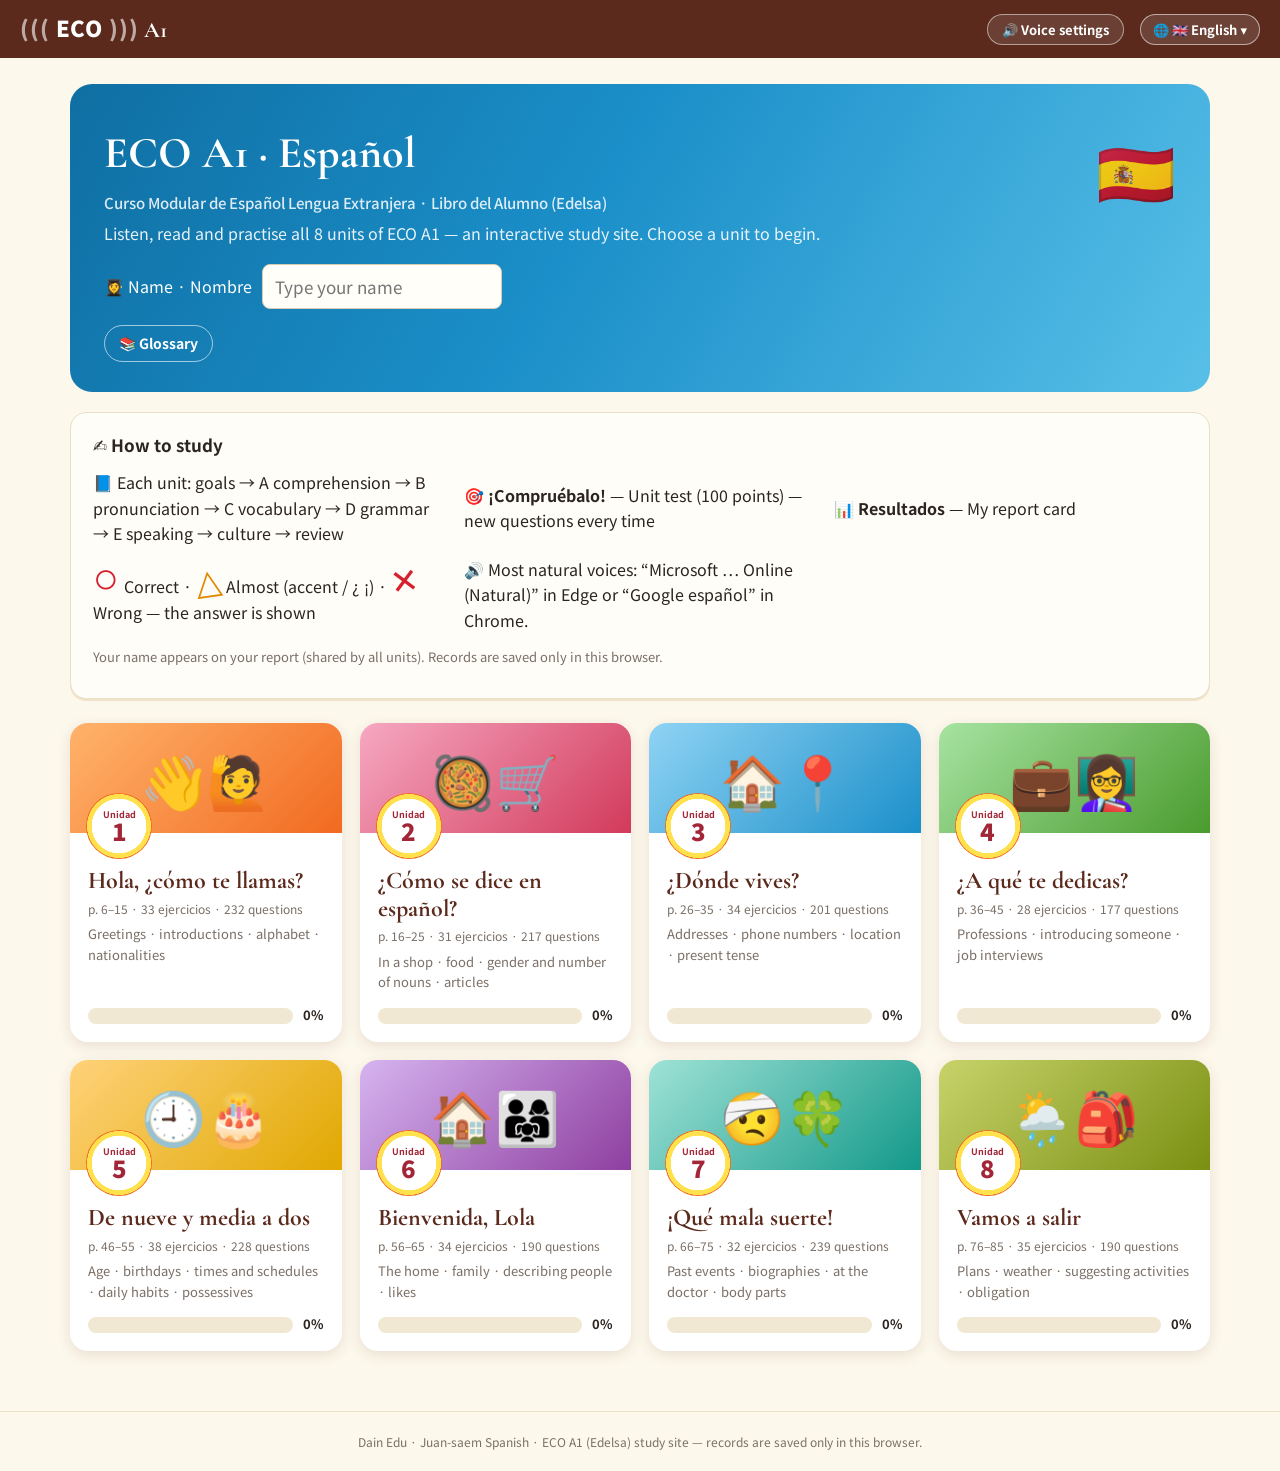
<file: index.html>
<!DOCTYPE html>
<html lang="ko">
<head>
<meta charset="utf-8">
<meta name="viewport" content="width=device-width, initial-scale=1">
<link rel="icon" href="data:image/svg+xml,%3Csvg xmlns=%22http://www.w3.org/2000/svg%22 viewBox=%220 0 100 100%22%3E%3Ctext y=%22.9em%22 font-size=%2290%22%3E🇪🇸%3C/text%3E%3C/svg%3E">
<title>ECO A1 · Español — 인터랙티브 학습 (Unidad 1–8)</title>
<meta name="description" content="ECO A1 (Edelsa) Libro del Alumno — 8개 단원 인터랙티브 스페인어 학습 사이트 · Interactive Spanish study site for all 8 units">
<link rel="preconnect" href="https://fonts.googleapis.com">
<link rel="preconnect" href="https://fonts.gstatic.com" crossorigin>
<link href="https://fonts.googleapis.com/css2?family=Cormorant+Garamond:ital,wght@0,500;0,700;1,500&family=Noto+Sans+KR:wght@400;500;700;900&family=Gaegu:wght@700&display=swap" rel="stylesheet">
<link rel="stylesheet" href="common/style.css?v=mw9c6jjc">
<link rel="stylesheet" href="common/eco.css?v=mw9c6jjc">
<style>
.hub-hero{background:linear-gradient(120deg,#0f6fa3,#1b8fc9 45%,#58c0e8)}
.hub-hero h1 small{display:block;font-family:var(--sans);font-size:15px;font-weight:500;opacity:.85;margin-top:2px}
.eco-logo{font-family:var(--sans);font-weight:900;letter-spacing:.04em}
.eco-logo i{font-style:normal;opacity:.6}
.lcard .lh{color:#fff}
</style>
</head>
<body>
<header class="hub-top"><a class="ht" href="./"><span class="eco-logo"><i>(((</i> ECO <i>)))</i></span> A1</a>
  <button id="sndBtn" class="sndbtn">🔊<span id="sndLbl"></span></button><span id="langslot"></span></header>
<div class="hub-wrap">
  <div class="hub-hero">
    <span class="st">🇪🇸</span>
    <h1>ECO A1 · Español<small>Curso Modular de Español Lengua Extranjera · Libro del Alumno (Edelsa)</small></h1>
    <p id="heroSub"></p>
    <div class="hub-name"><label for="nm" id="nmLbl"></label><input id="nm" class="inp"><span id="tot" class="small" style="color:#e8f6ff"></span></div>
    <div class="hub-tools"><a href="glosario/" id="glLink"></a></div>
  </div>
  <div class="card" style="margin-top:20px">
    <h3 id="howT"></h3>
    <div class="legend" id="legend"></div>
    <p class="small" id="howP"></p>
  </div>
  <div id="grid" class="hub-grid"></div>
</div>
<footer class="foot" id="foot"></footer>
<script src="common/i18n.js?v=mw9c6jjc"></script>
<script src="units/meta.js?v=mw9c6jjc"></script>
<script>
(function () {
  const I = I18N, t = I.t, M = window.ECO_META || [];
  const BG = ['linear-gradient(135deg,#ffb36b,#f26a21)', 'linear-gradient(135deg,#f6a8c2,#d23a5b)', 'linear-gradient(135deg,#8fd3f4,#1b8fc9)', 'linear-gradient(135deg,#a6e3a1,#4a9b2e)',
    'linear-gradient(135deg,#ffd27a,#e0a800)', 'linear-gradient(135deg,#d6b4f0,#8e3fa0)', 'linear-gradient(135deg,#9fe2d6,#13998a)', 'linear-gradient(135deg,#c7d36a,#7a8f12)'];
  document.getElementById('langslot').appendChild(I.switcher());
  document.getElementById('sndBtn').onclick = () => TTS.panel();
  const esc = s => String(s).replace(/[&<>"]/g, m => ({ '&': '&amp;', '<': '&lt;', '>': '&gt;', '"': '&quot;' }[m]));
  const nm = document.getElementById('nm');
  nm.value = I.store.get('name', ''); nm.oninput = () => I.store.set('name', nm.value);
  function draw() {
    document.getElementById('sndLbl').textContent = ' ' + t('voice');
    document.getElementById('heroSub').textContent = t('heroSub');
    document.getElementById('nmLbl').textContent = '👩‍🎓 ' + t('nameLbl');
    nm.placeholder = t('namePh');
    document.getElementById('glLink').textContent = '📚 ' + t('gloss');
    document.getElementById('howT').textContent = '✍️ ' + t('howTo');
    document.getElementById('legend').innerHTML = `<div>${t('tipStudy')}</div><div>🎯 <b>¡Compruébalo!</b> — ${t('examSub')}</div><div>📊 <b>Resultados</b> — ${t('resultsSub')}</div>
      <div><span class="mk ok">○</span> ${t('lgOk')} · <span class="mk half">△</span> ${t('lgHalf')} · <span class="mk no">✕</span> ${t('lgNo')}</div><div>🔊 ${t('vTip')}</div>`;
    document.getElementById('howP').textContent = t('nameNote');
    document.getElementById('foot').textContent = t('footer');
    const sum = I.store.get('sum', {}); let dn = 0;
    document.getElementById('grid').innerHTML = M.map((u, i) => {
      const s = sum['u' + u.num]; const pct = s && s.n ? Math.round(s.d / s.n * 100) : 0; if (s) dn += s.d;
      return `<a class="lcard" href="U${u.num}/"><div class="lh" style="background:${BG[i]}">${esc(u.emoji)}<div class="badge"><small>Unidad</small>${u.num}</div></div>
        <div class="lbody"><h2>${esc(u.title)}</h2><div class="lsub">p. ${esc(u.pages)} · ${u.ex} ejercicios · ${u.items} ${t('qs')}</div><p>${esc(I.c(u.topics))}</p>
        <div class="lp"><div class="bar" style="flex:1"><i style="width:${pct}%"></i></div><b>${pct}%</b>${s && s.e != null ? `<span title="¡Compruébalo!">🎯${s.e}</span>` : ''}</div></div></a>`;
    }).join('');
    document.getElementById('tot').textContent = dn ? `· ${dn} ${t('totalDone')}` : '';
    document.title = 'ECO A1 · Español — ' + t('heroSub').split(/[—.。]/)[0];
  }
  draw(); document.addEventListener('langchange', draw);
})();
</script>
<script src="dain-hide.js" defer></script>
</body>
</html>
</file>
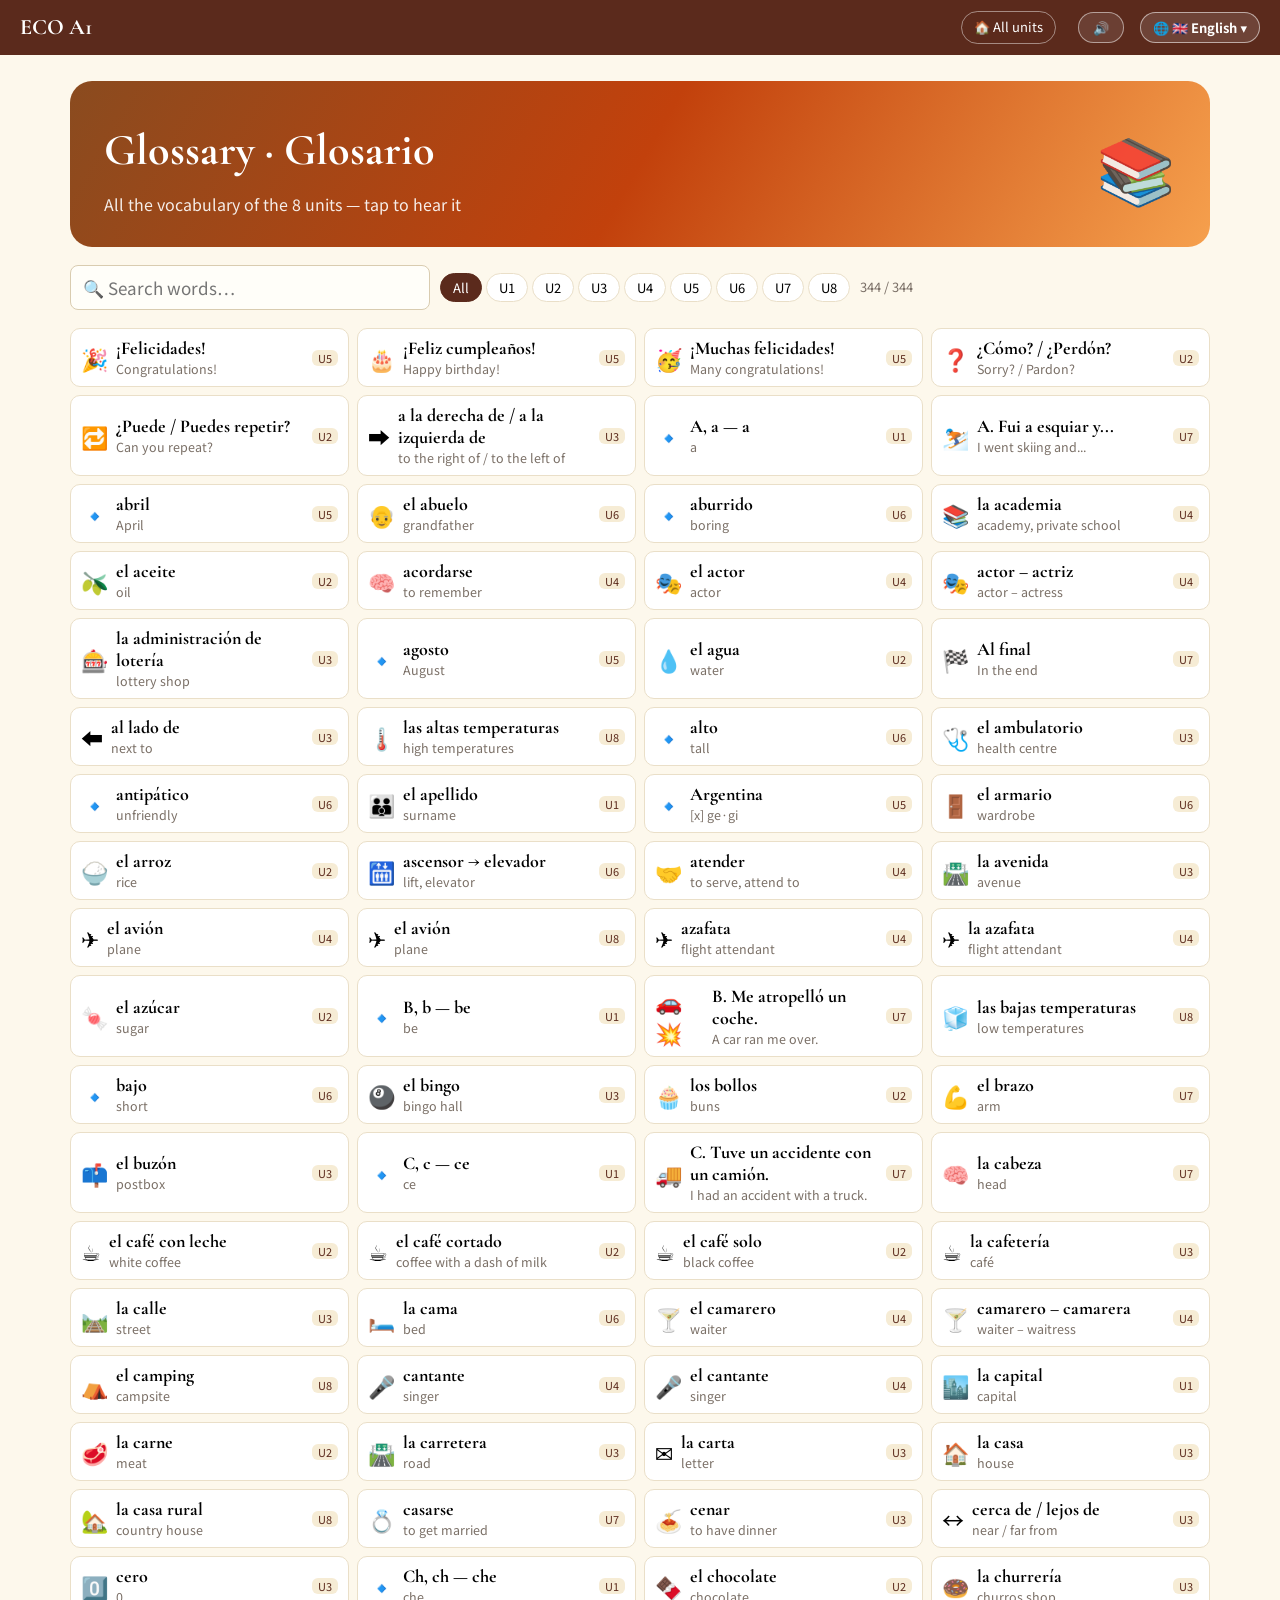
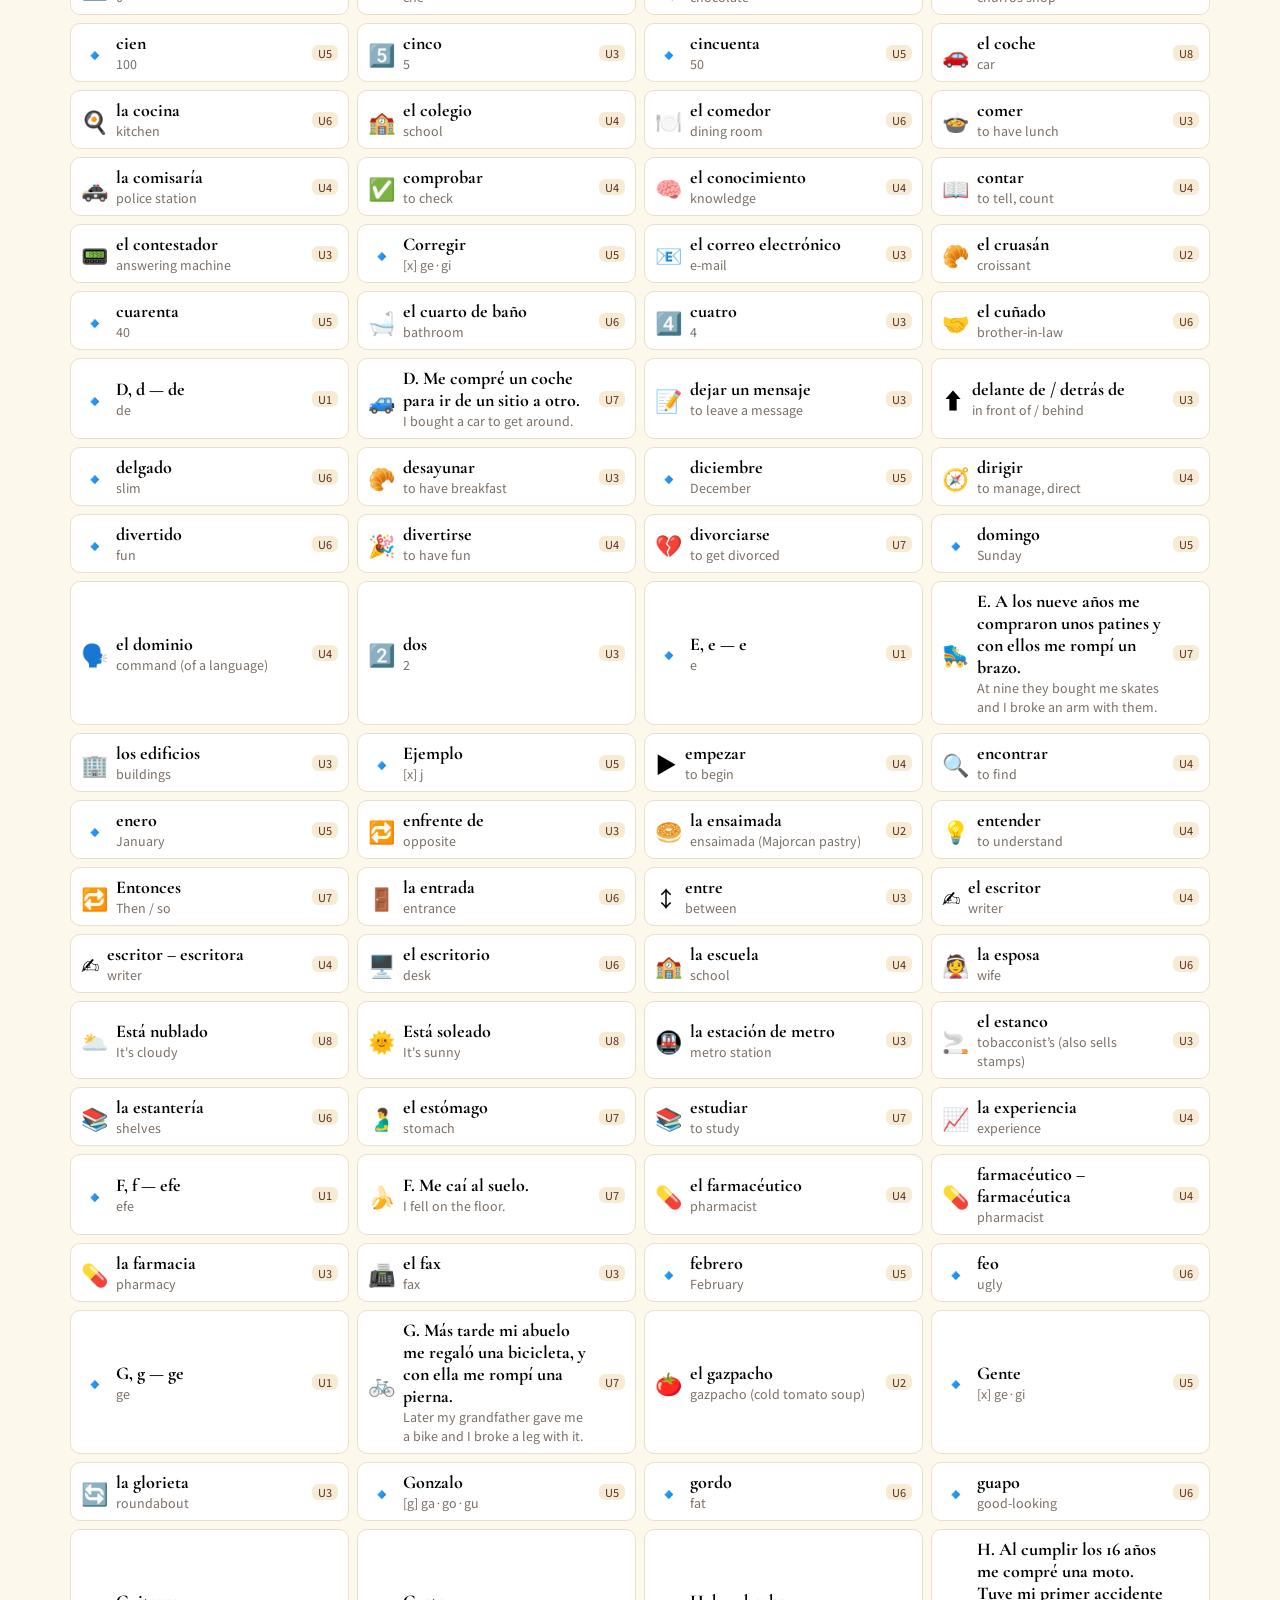
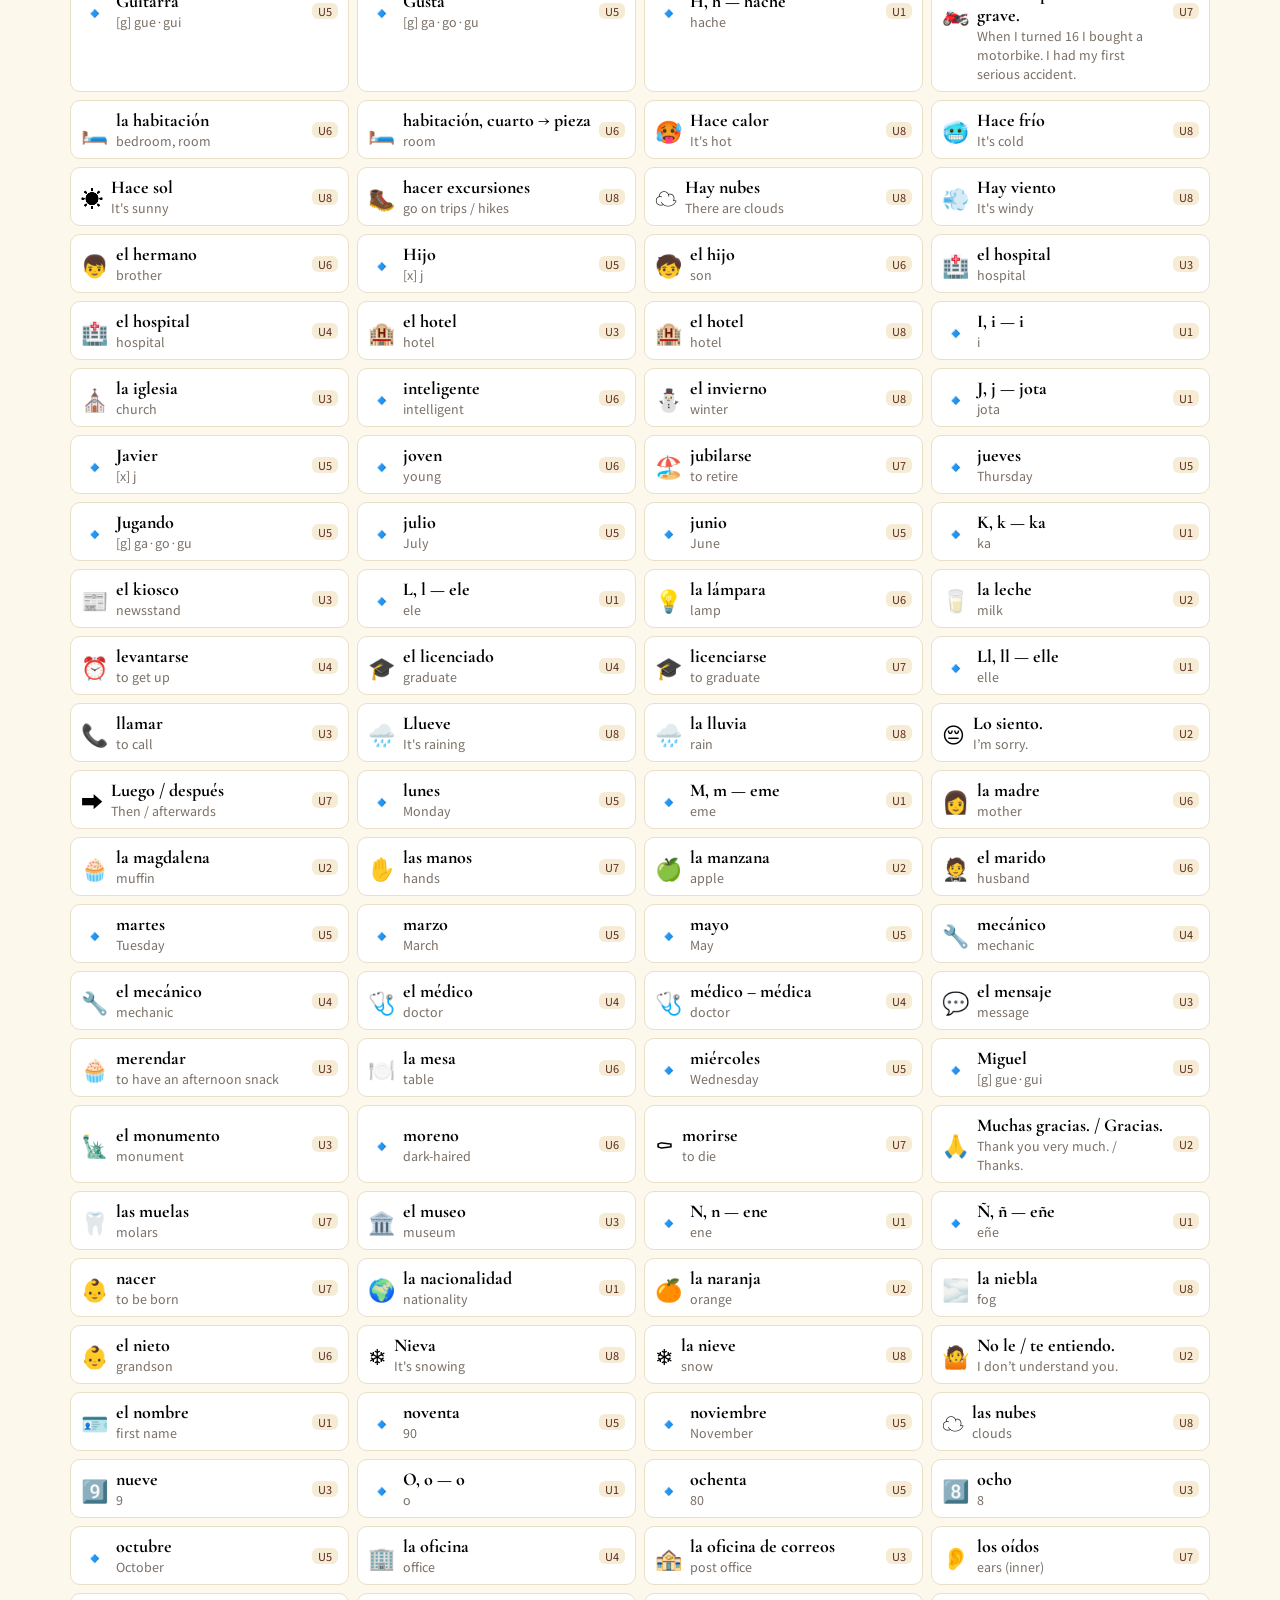
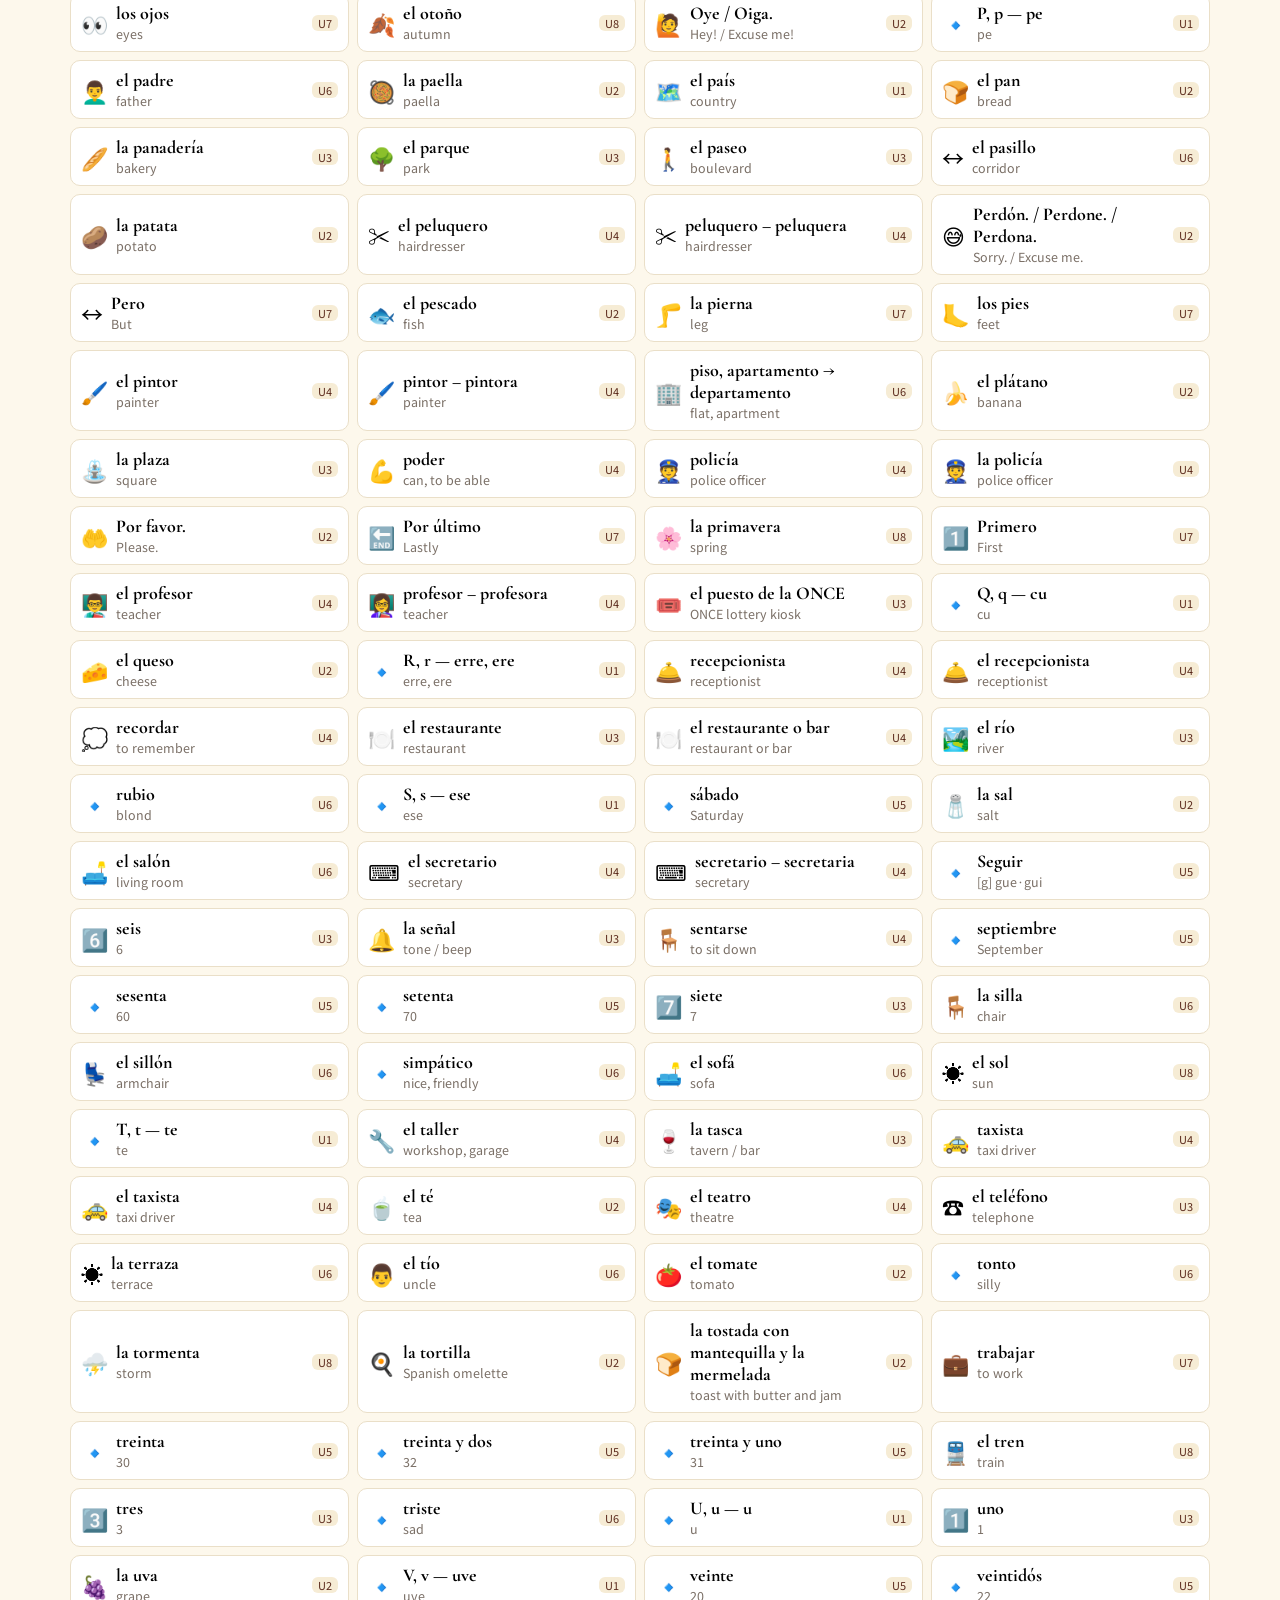
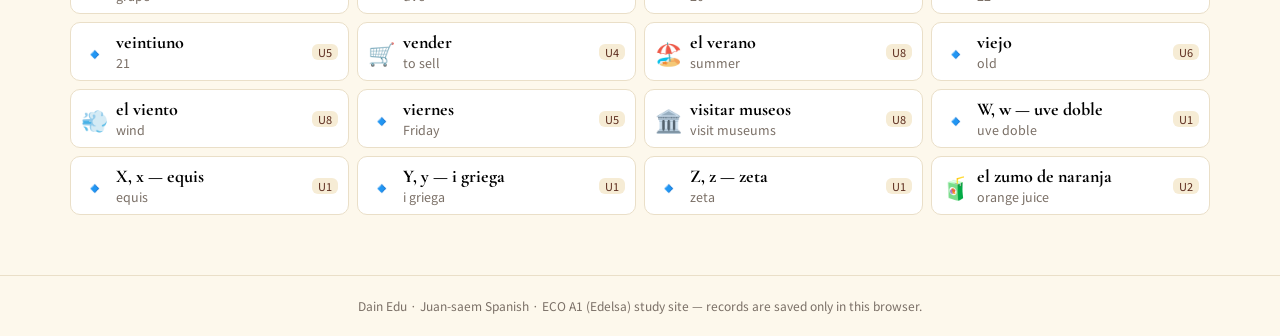
<file: glosario/index.html>
<!DOCTYPE html>
<html lang="ko">
<head>
<meta charset="utf-8">
<meta name="viewport" content="width=device-width, initial-scale=1">
<link rel="icon" href="data:image/svg+xml,%3Csvg xmlns=%22http://www.w3.org/2000/svg%22 viewBox=%220 0 100 100%22%3E%3Ctext y=%22.9em%22 font-size=%2290%22%3E🇪🇸%3C/text%3E%3C/svg%3E">
<title>Glosario — ECO A1</title>
<link rel="preconnect" href="https://fonts.googleapis.com">
<link rel="preconnect" href="https://fonts.gstatic.com" crossorigin>
<link href="https://fonts.googleapis.com/css2?family=Cormorant+Garamond:ital,wght@0,500;0,700;1,500&family=Noto+Sans+KR:wght@400;500;700;900&family=Gaegu:wght@700&display=swap" rel="stylesheet">
<link rel="stylesheet" href="../common/style.css?v=mw9c6jjc">
<link rel="stylesheet" href="../common/eco.css?v=mw9c6jjc">
</head>
<body>
<header class="hub-top"><a class="ht" href="../">ECO A1</a><a class="home" href="../" id="homeL"></a>
  <button id="sndBtn" class="sndbtn">🔊</button><span id="langslot"></span></header>
<div class="hub-wrap">
  <div class="hub-hero" style="background:linear-gradient(120deg,#8a4b1f,#c2410c 50%,#f6a04d)"><span class="st">📚</span><h1 id="gt">Glosario</h1><p id="gs"></p></div>
  <div class="gl-bar"><input id="q" class="inp" autocomplete="off"><span id="units"></span><span id="cnt" class="small"></span></div>
  <div id="list" class="gl-list"></div>
</div>
<footer class="foot" id="foot"></footer>
<script src="../common/i18n.js?v=mw9c6jjc"></script>
<script src="../units/meta.js?v=mw9c6jjc"></script>
<script>
(function () {
  const I = I18N, t = I.t, M = window.ECO_META || [];
  const esc = s => String(s).replace(/[&<>"]/g, m => ({ '&': '&amp;', '<': '&lt;', '>': '&gt;', '"': '&quot;' }[m]));
  const strip = s => s.normalize('NFD').replace(/[̀-ͯ]/g, '').toLowerCase();
  const W = []; M.forEach(u => u.vocab.forEach(v => W.push({ u: u.num, es: v[0], ko: v[1], en: v[2], e: v[3] })));
  W.sort((a, b) => strip(a.es.replace(/^(el|la|los|las|un|una) /i, '')).localeCompare(strip(b.es.replace(/^(el|la|los|las|un|una) /i, ''))));
  let unit = 0;
  document.getElementById('langslot').appendChild(I.switcher());
  document.getElementById('sndBtn').onclick = () => TTS.panel();
  const q = document.getElementById('q');
  function list() {
    const s = strip(q.value.trim());
    const r = W.filter(w => (!unit || w.u === unit) && (!s || strip(w.es + ' ' + w.ko + ' ' + w.en).includes(s)));
    document.getElementById('cnt').textContent = r.length + ' / ' + W.length;
    document.getElementById('list').innerHTML = r.map(w => `<button class="gl-it" data-say="${esc(w.es)}"><span style="font-size:22px">${esc(w.e || '🔹')}</span><span><b>${esc(w.es)}</b><small>${esc(I.lang === 'ko' ? (w.ko || w.en) : (w.en || w.ko))}</small></span><span class="u">U${w.u}</span></button>`).join('');
  }
  function draw() {
    document.getElementById('homeL').textContent = '🏠 ' + t('home');
    document.getElementById('gt').textContent = t('gloss') + ' · Glosario';
    document.getElementById('gs').textContent = t('glossSub');
    document.getElementById('foot').textContent = t('footer');
    q.placeholder = '🔍 ' + t('search');
    document.getElementById('units').innerHTML = [0, ...M.map(u => u.num)].map(n => `<button class="gl-unit ${n === unit ? 'on' : ''}" data-u="${n}">${n ? 'U' + n : t('all')}</button>`).join(' ');
    document.querySelectorAll('.gl-unit').forEach(b => b.onclick = () => { unit = +b.dataset.u; draw(); });
    list();
  }
  q.oninput = list;
  document.addEventListener('click', e => { const b = e.target.closest('[data-say]'); if (b) TTS.say(b.dataset.say, b); });
  draw(); document.addEventListener('langchange', draw);
})();
</script>
<script src="../dain-hide.js" defer></script>
</body>
</html>
</file>
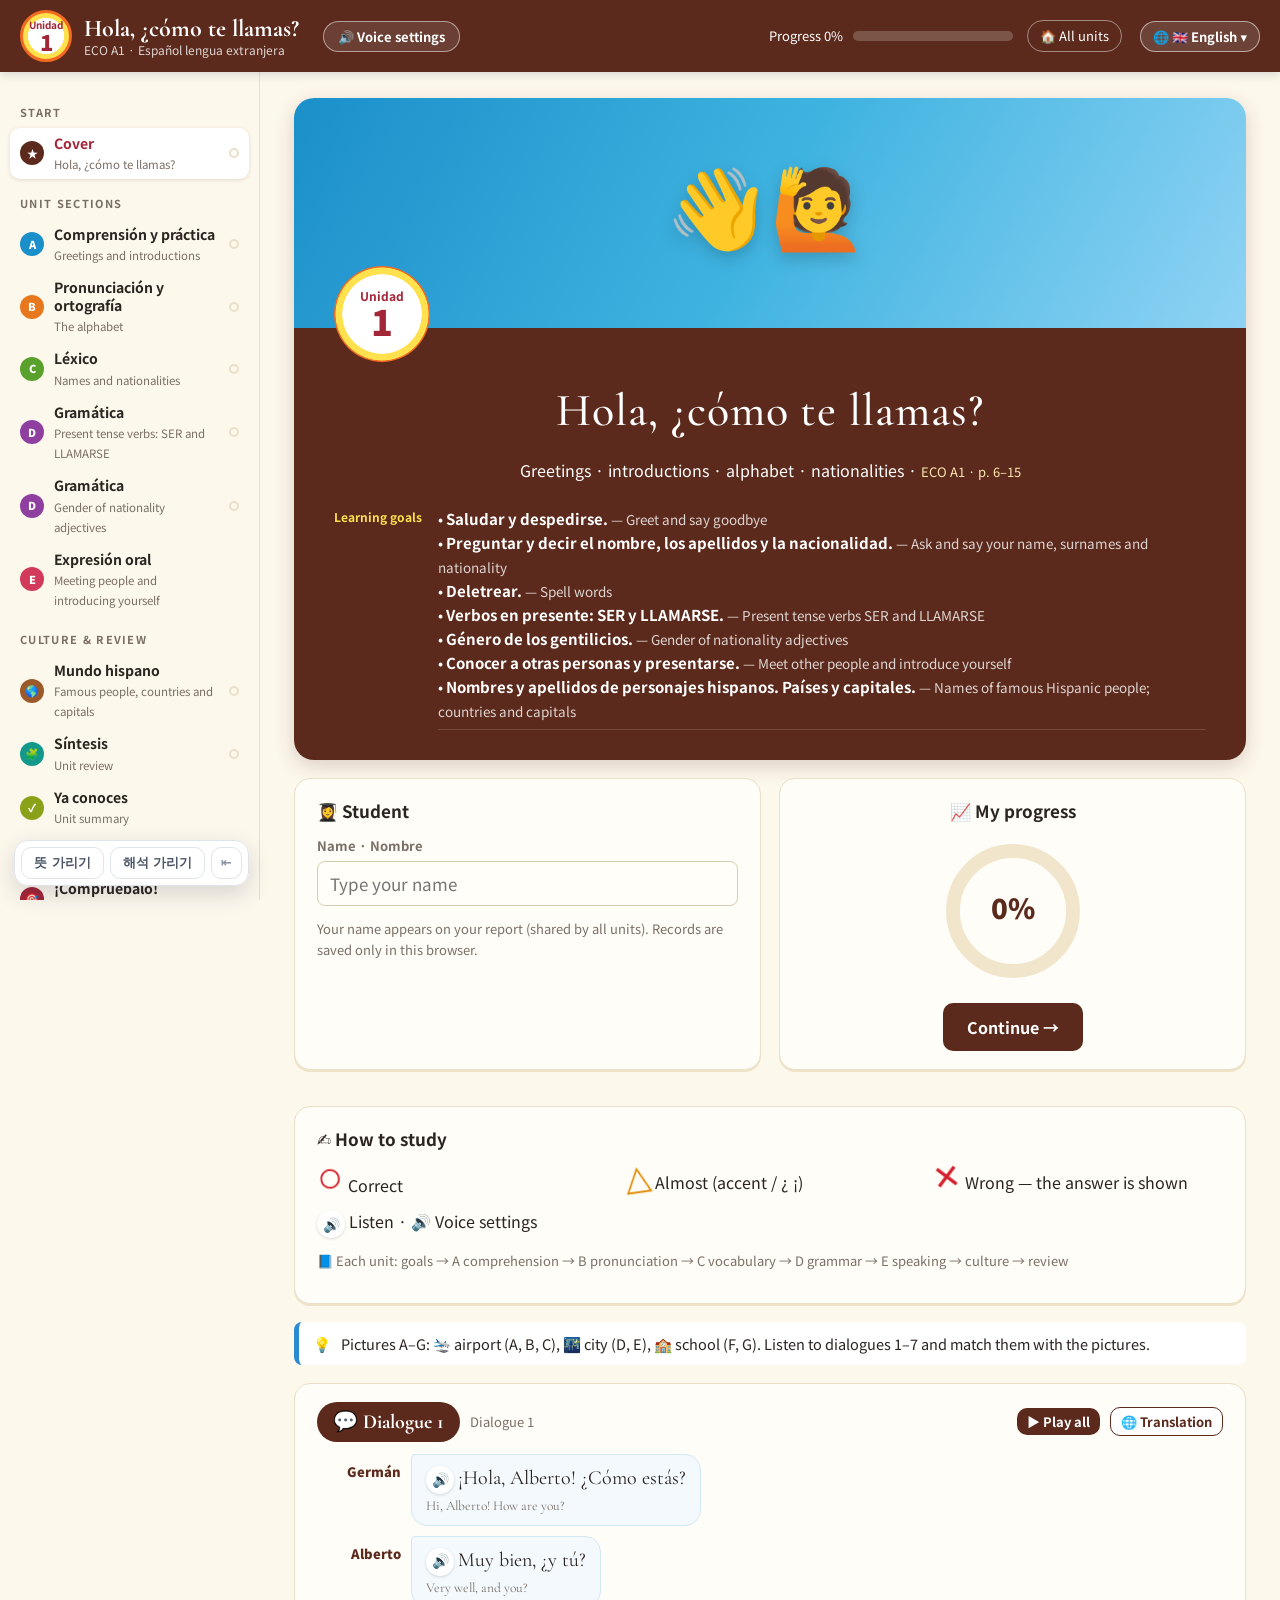
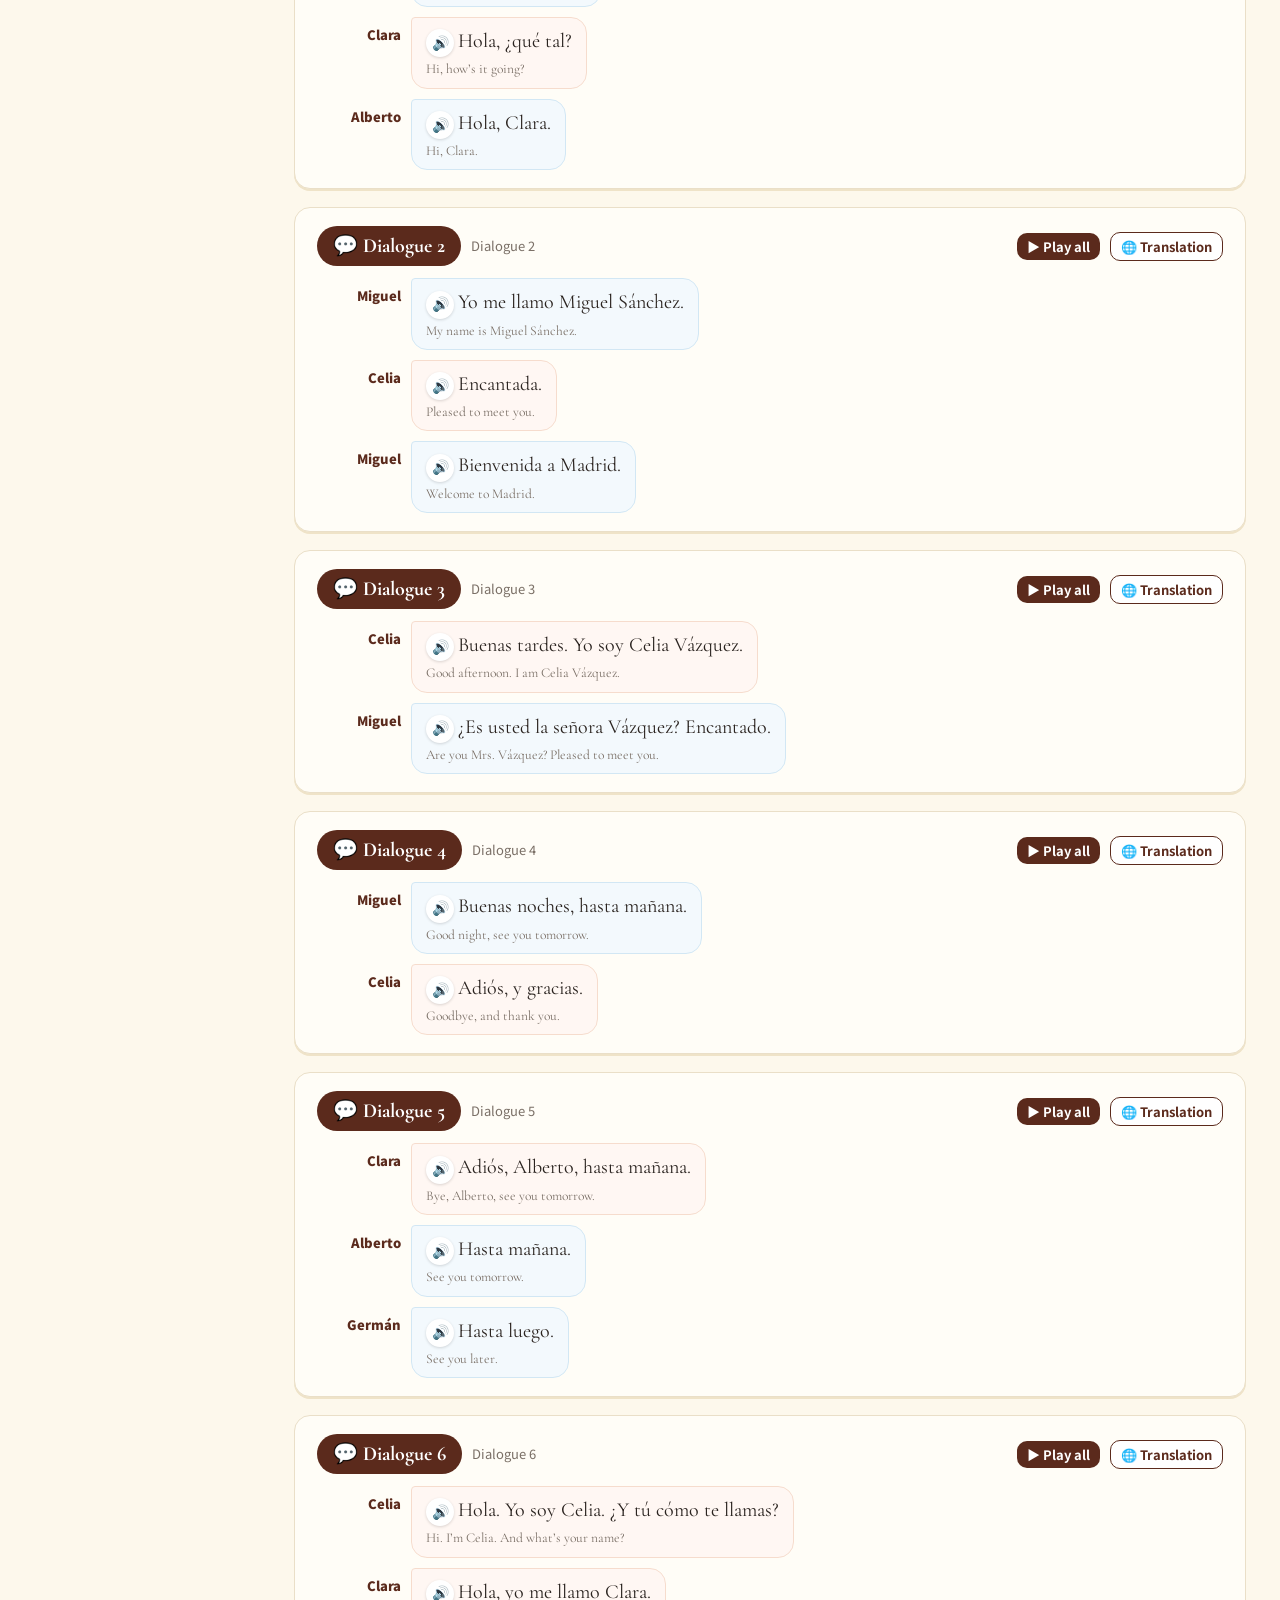
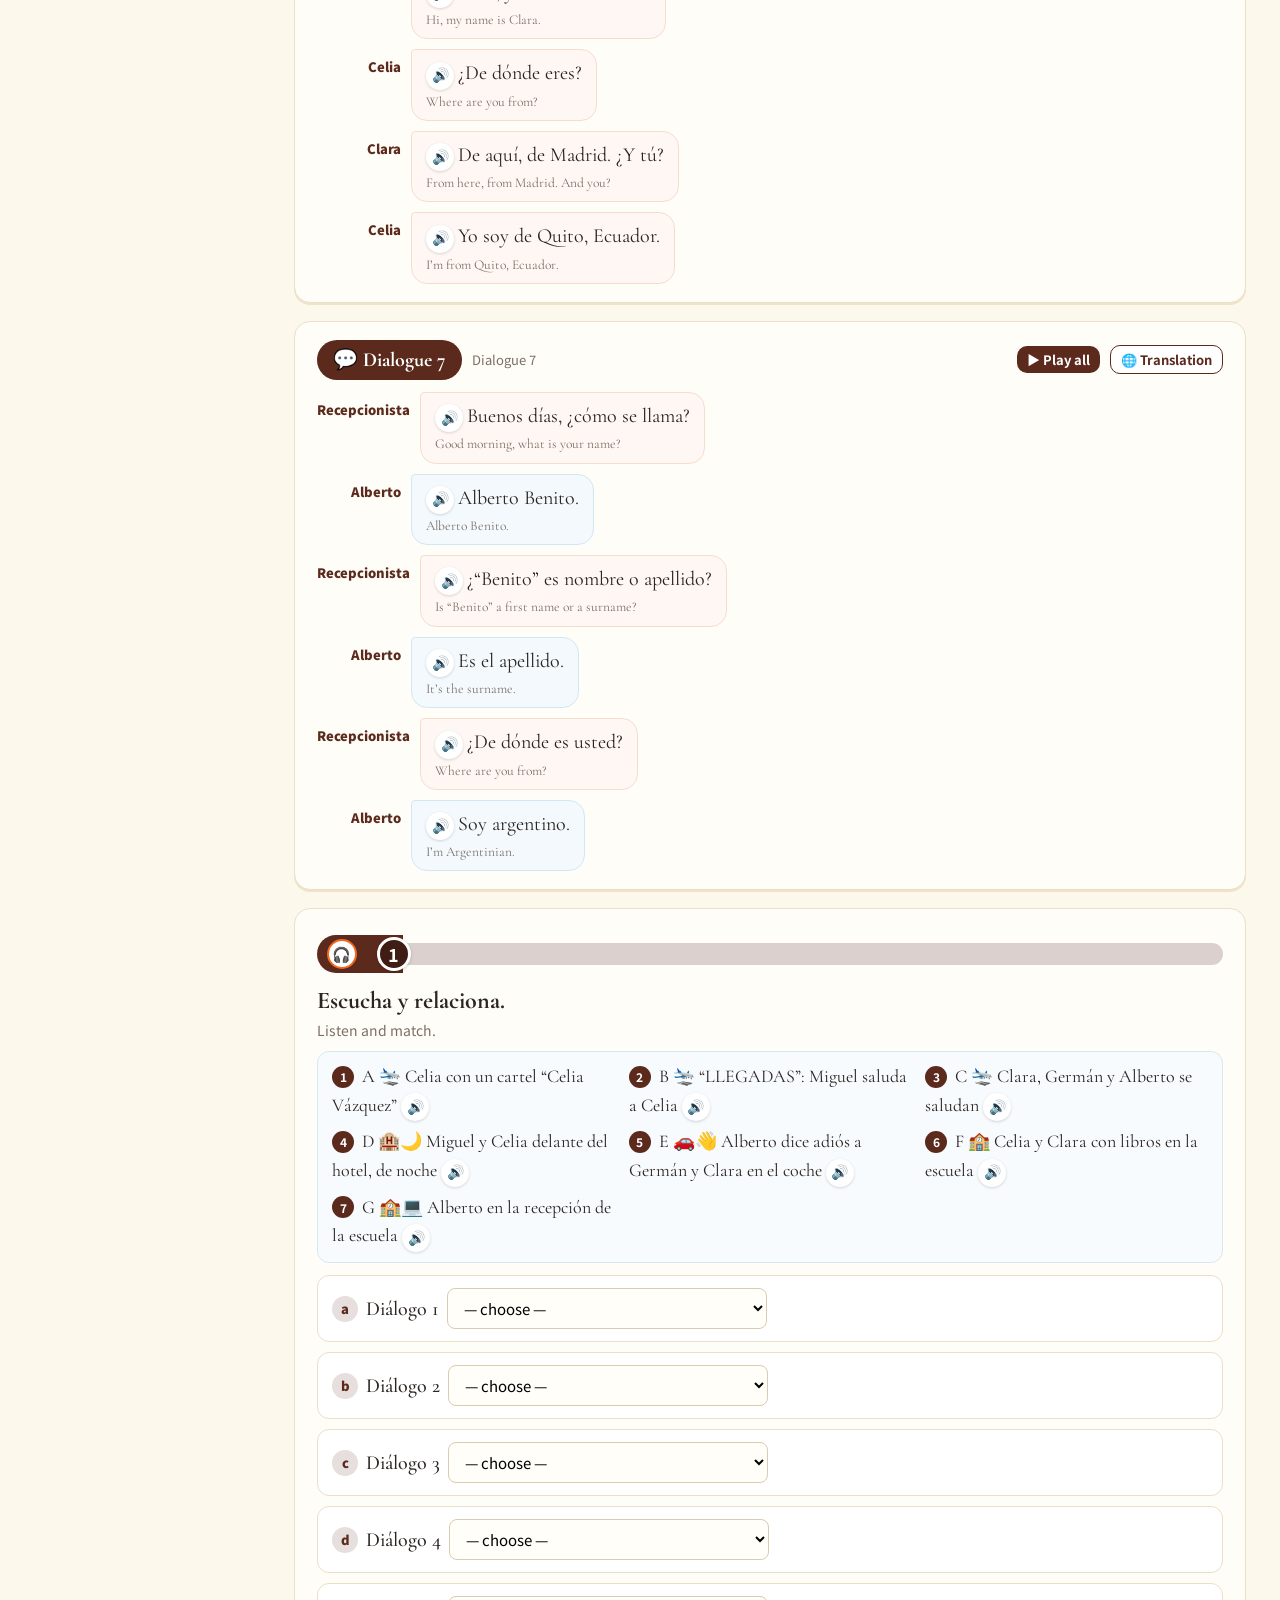
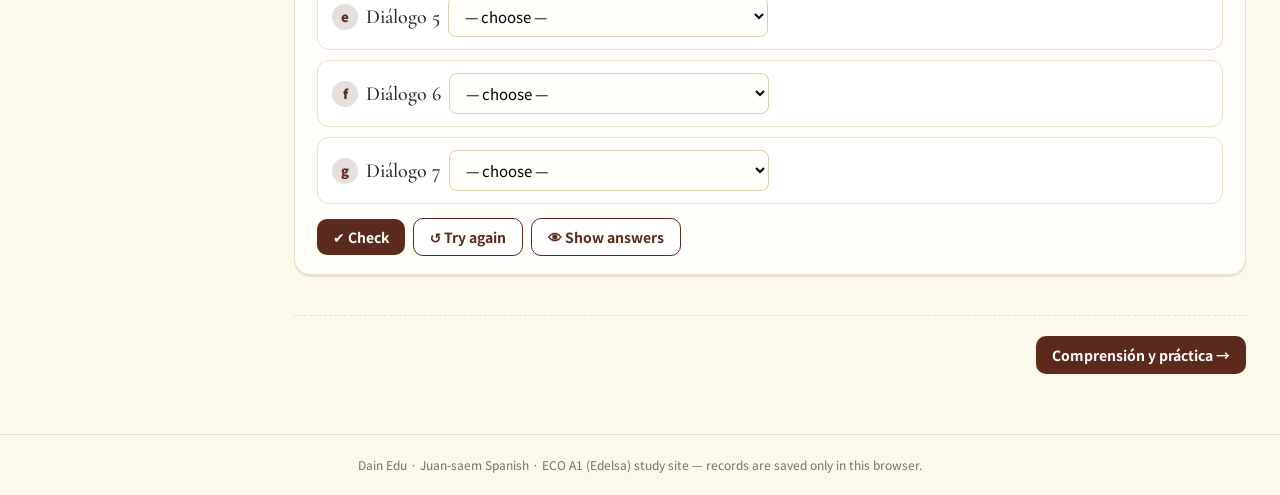
<file: U1/index.html>
<!DOCTYPE html>
<html lang="ko">
<head>
<meta charset="utf-8">
<meta name="viewport" content="width=device-width, initial-scale=1">
<link rel="icon" href="data:image/svg+xml,%3Csvg xmlns=%22http://www.w3.org/2000/svg%22 viewBox=%220 0 100 100%22%3E%3Ctext y=%22.9em%22 font-size=%2290%22%3E🇪🇸%3C/text%3E%3C/svg%3E">
<title>Unidad 1 · Hola, ¿cómo te llamas? — ECO A1</title>
<link rel="preconnect" href="https://fonts.googleapis.com">
<link rel="preconnect" href="https://fonts.gstatic.com" crossorigin>
<link href="https://fonts.googleapis.com/css2?family=Cormorant+Garamond:ital,wght@0,500;0,700;1,500&family=Noto+Sans+KR:wght@400;500;700;900&family=Gaegu:wght@700&display=swap" rel="stylesheet">
<link rel="stylesheet" href="../common/style.css?v=mw9c6jjc">
<link rel="stylesheet" href="../common/eco.css?v=mw9c6jjc">
</head>
<body>
<noscript>JavaScript is required.</noscript>
<script src="../common/i18n.js?v=mw9c6jjc"></script>
<script src="../common/engine.js?v=mw9c6jjc"></script>
<script src="../units/u1.js?v=mw9c6jjc"></script>
<script src="../dain-hide.js" defer></script>
</body>
</html>
</file>
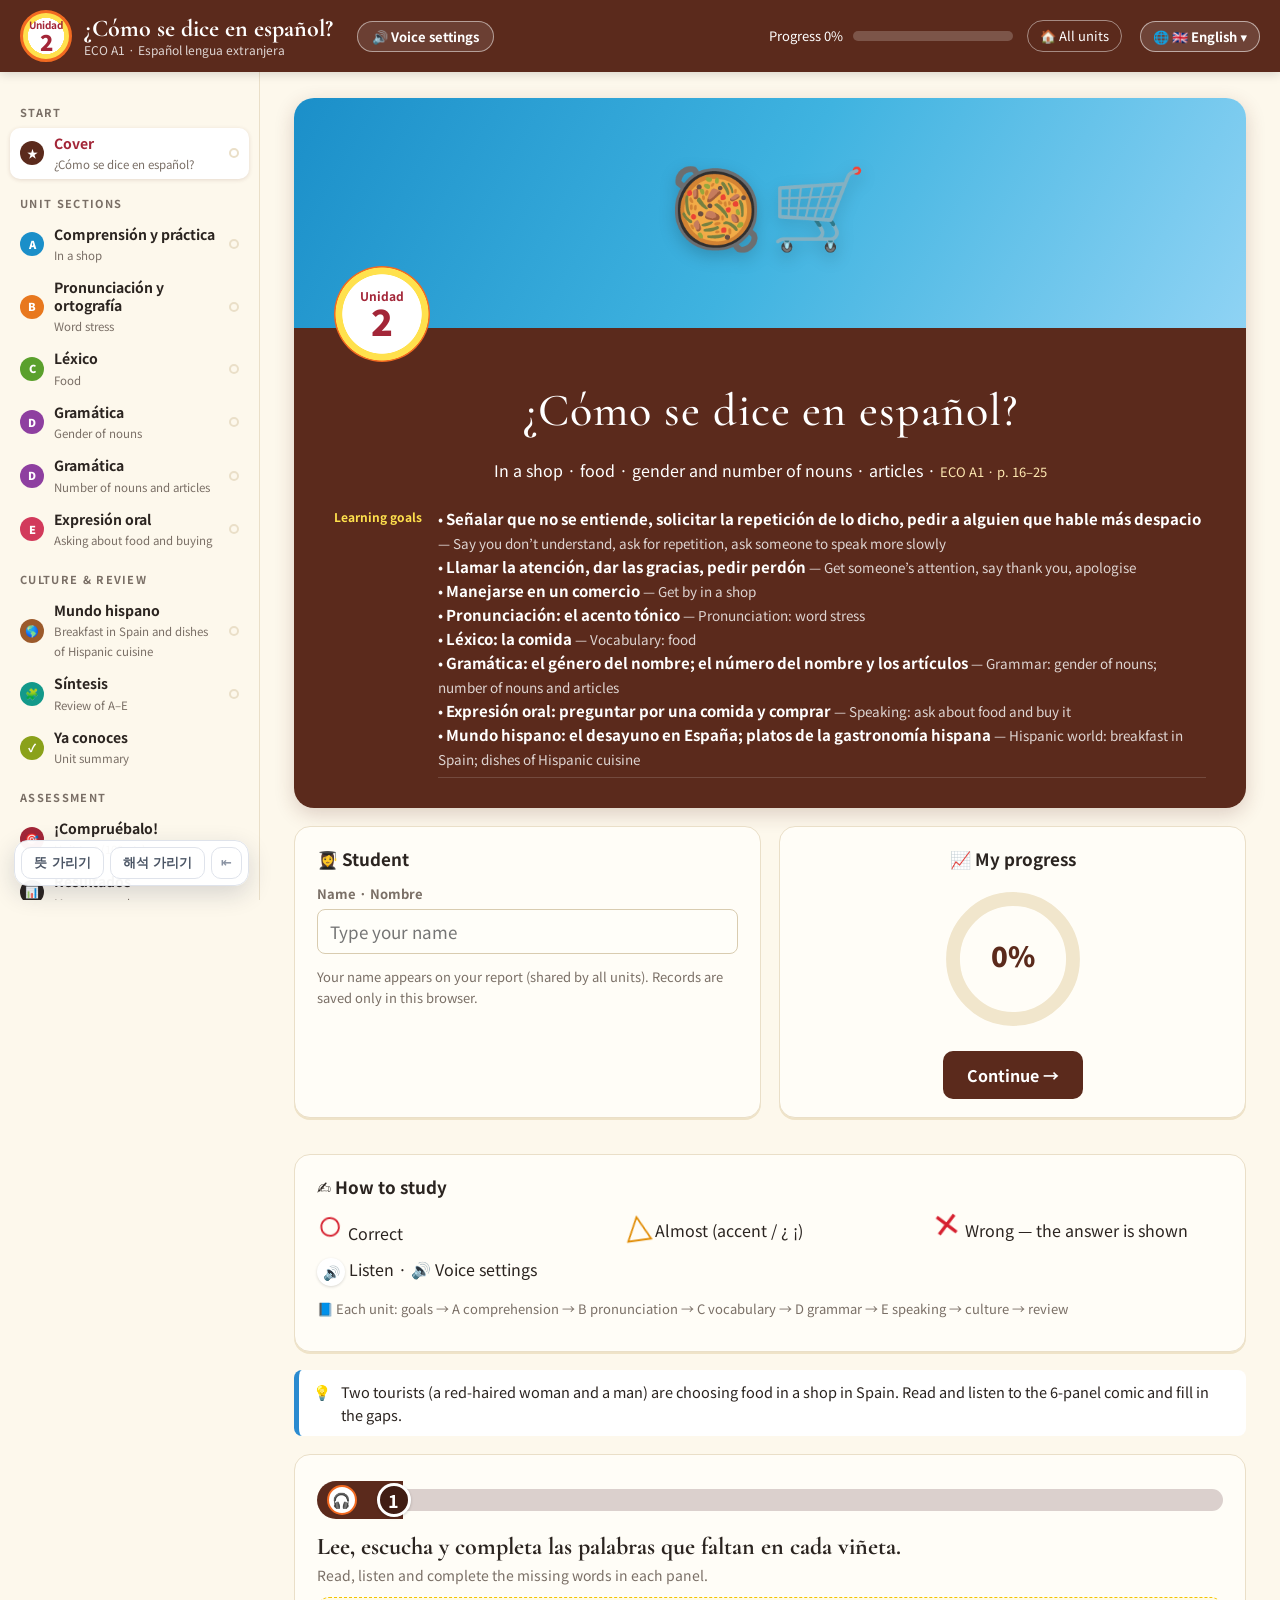
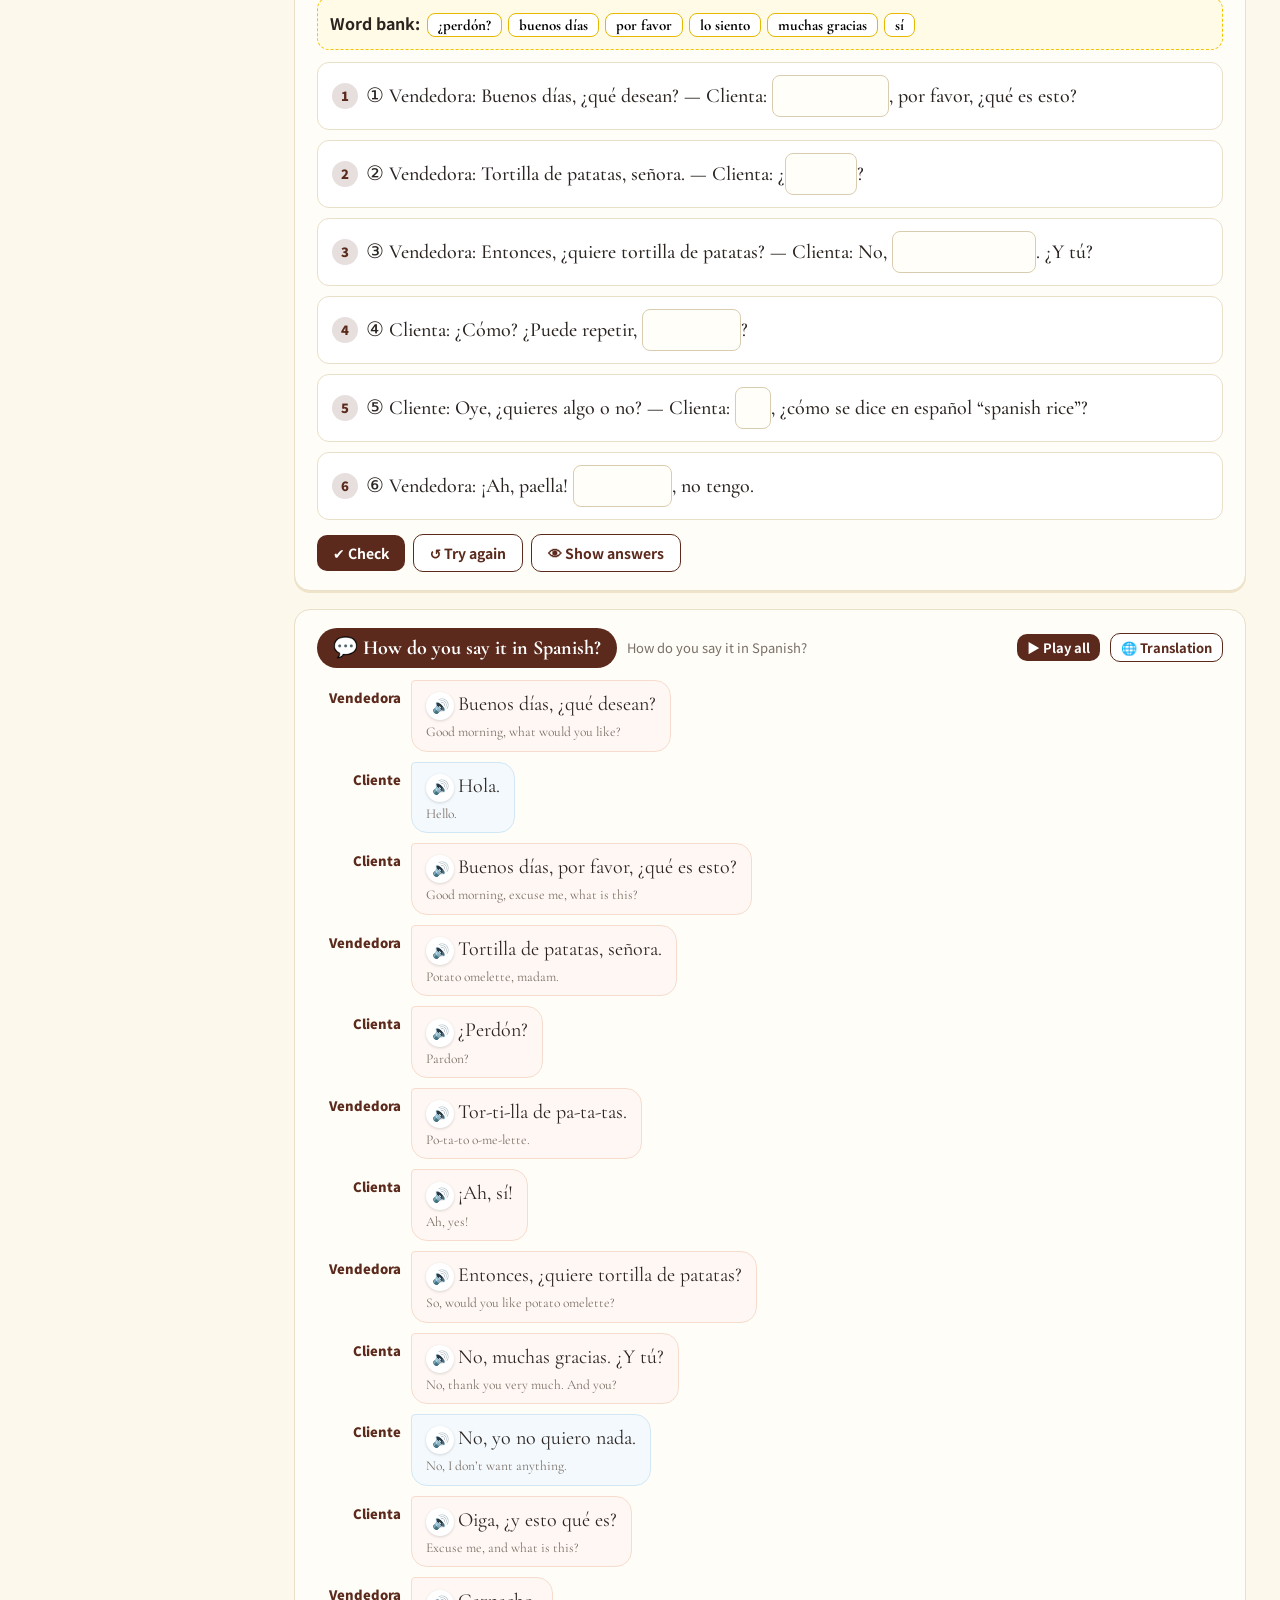
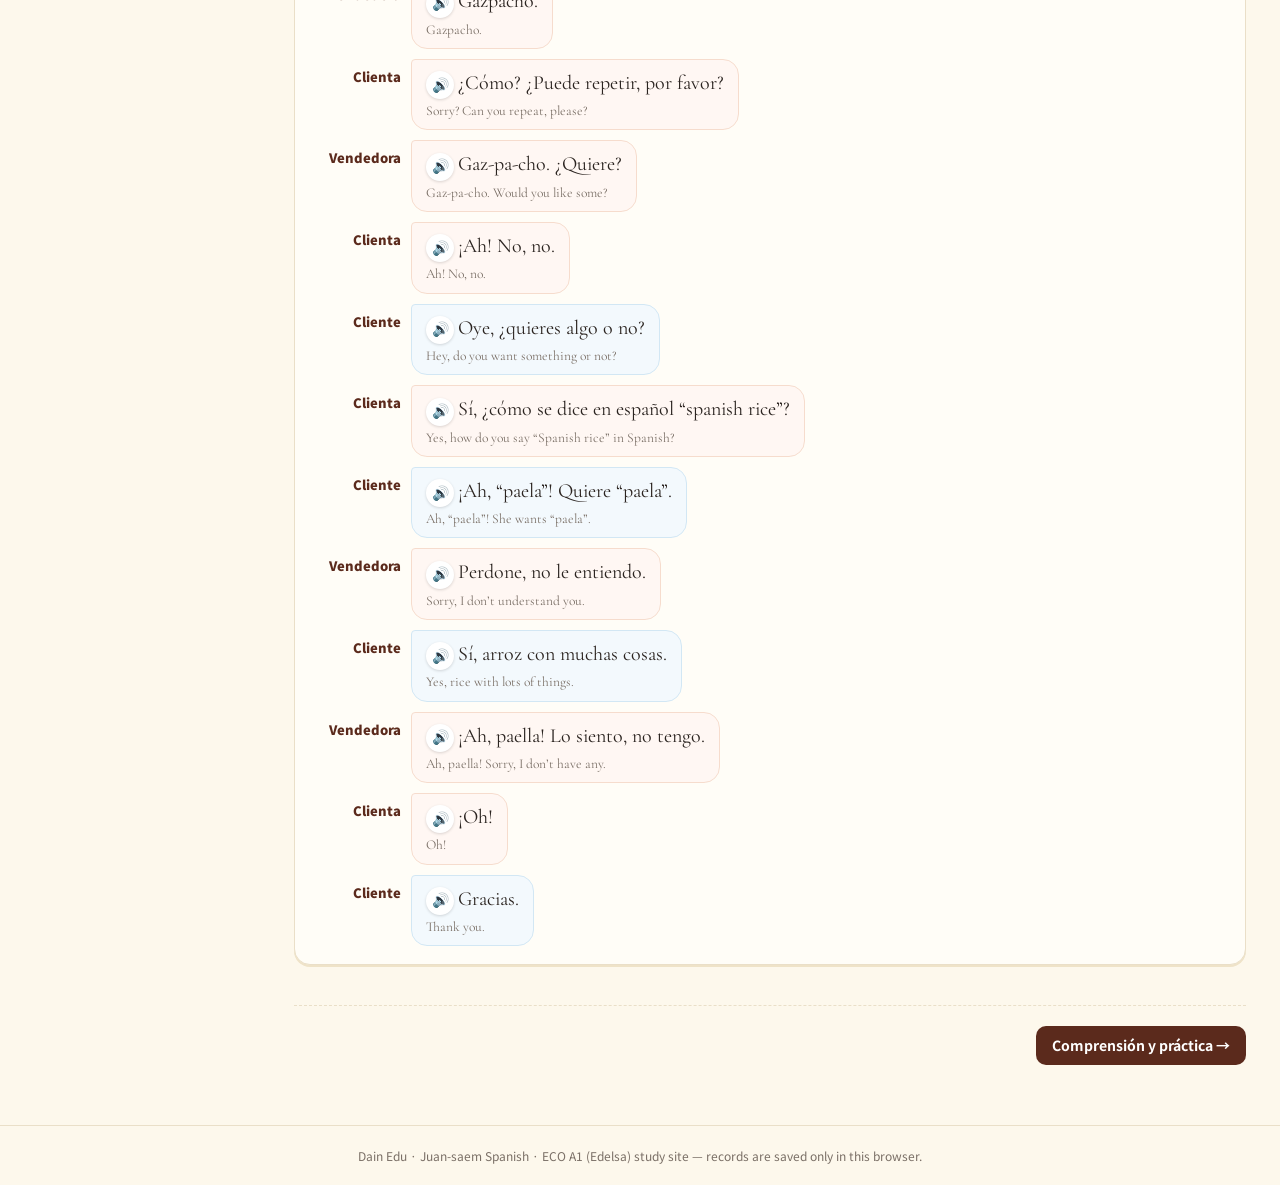
<file: U2/index.html>
<!DOCTYPE html>
<html lang="ko">
<head>
<meta charset="utf-8">
<meta name="viewport" content="width=device-width, initial-scale=1">
<link rel="icon" href="data:image/svg+xml,%3Csvg xmlns=%22http://www.w3.org/2000/svg%22 viewBox=%220 0 100 100%22%3E%3Ctext y=%22.9em%22 font-size=%2290%22%3E🇪🇸%3C/text%3E%3C/svg%3E">
<title>Unidad 2 · ¿Cómo se dice en español? — ECO A1</title>
<link rel="preconnect" href="https://fonts.googleapis.com">
<link rel="preconnect" href="https://fonts.gstatic.com" crossorigin>
<link href="https://fonts.googleapis.com/css2?family=Cormorant+Garamond:ital,wght@0,500;0,700;1,500&family=Noto+Sans+KR:wght@400;500;700;900&family=Gaegu:wght@700&display=swap" rel="stylesheet">
<link rel="stylesheet" href="../common/style.css?v=mw9c6jjc">
<link rel="stylesheet" href="../common/eco.css?v=mw9c6jjc">
</head>
<body>
<noscript>JavaScript is required.</noscript>
<script src="../common/i18n.js?v=mw9c6jjc"></script>
<script src="../common/engine.js?v=mw9c6jjc"></script>
<script src="../units/u2.js?v=mw9c6jjc"></script>
<script src="../dain-hide.js" defer></script>
</body>
</html>
</file>
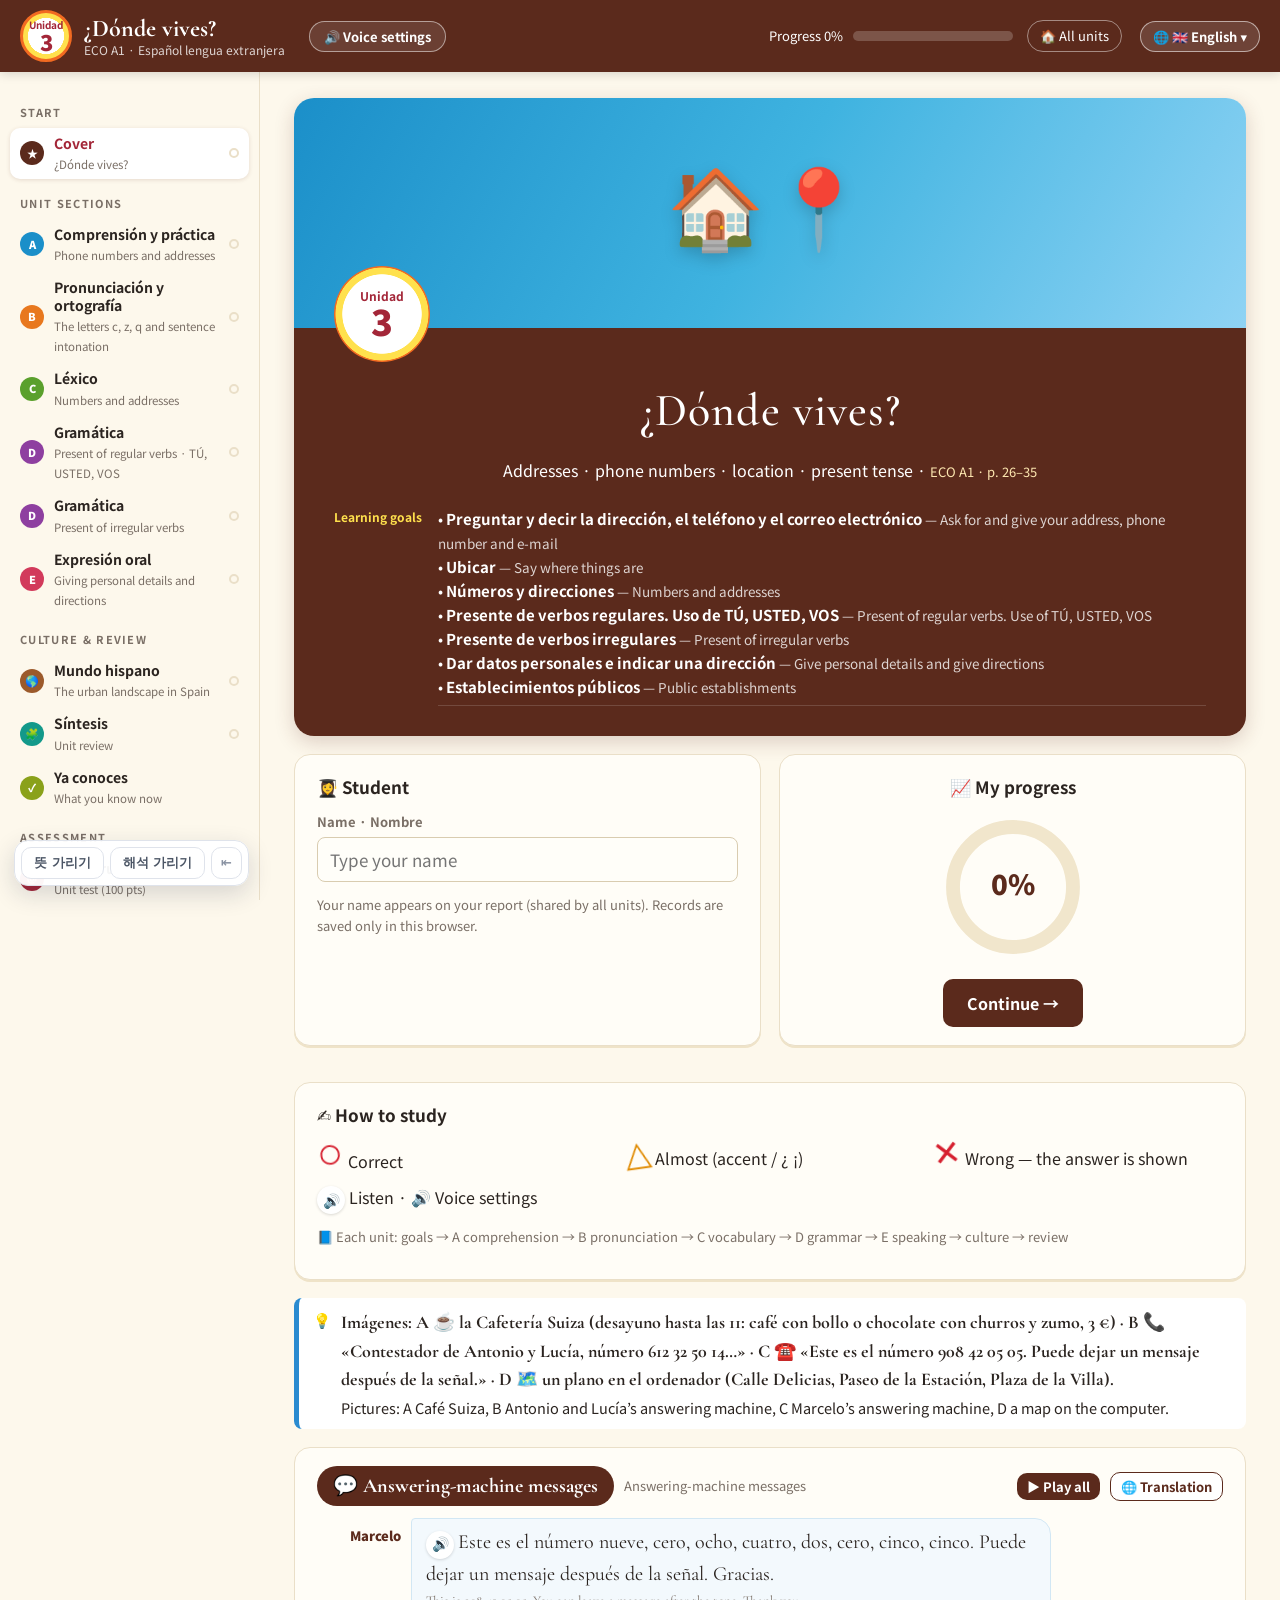
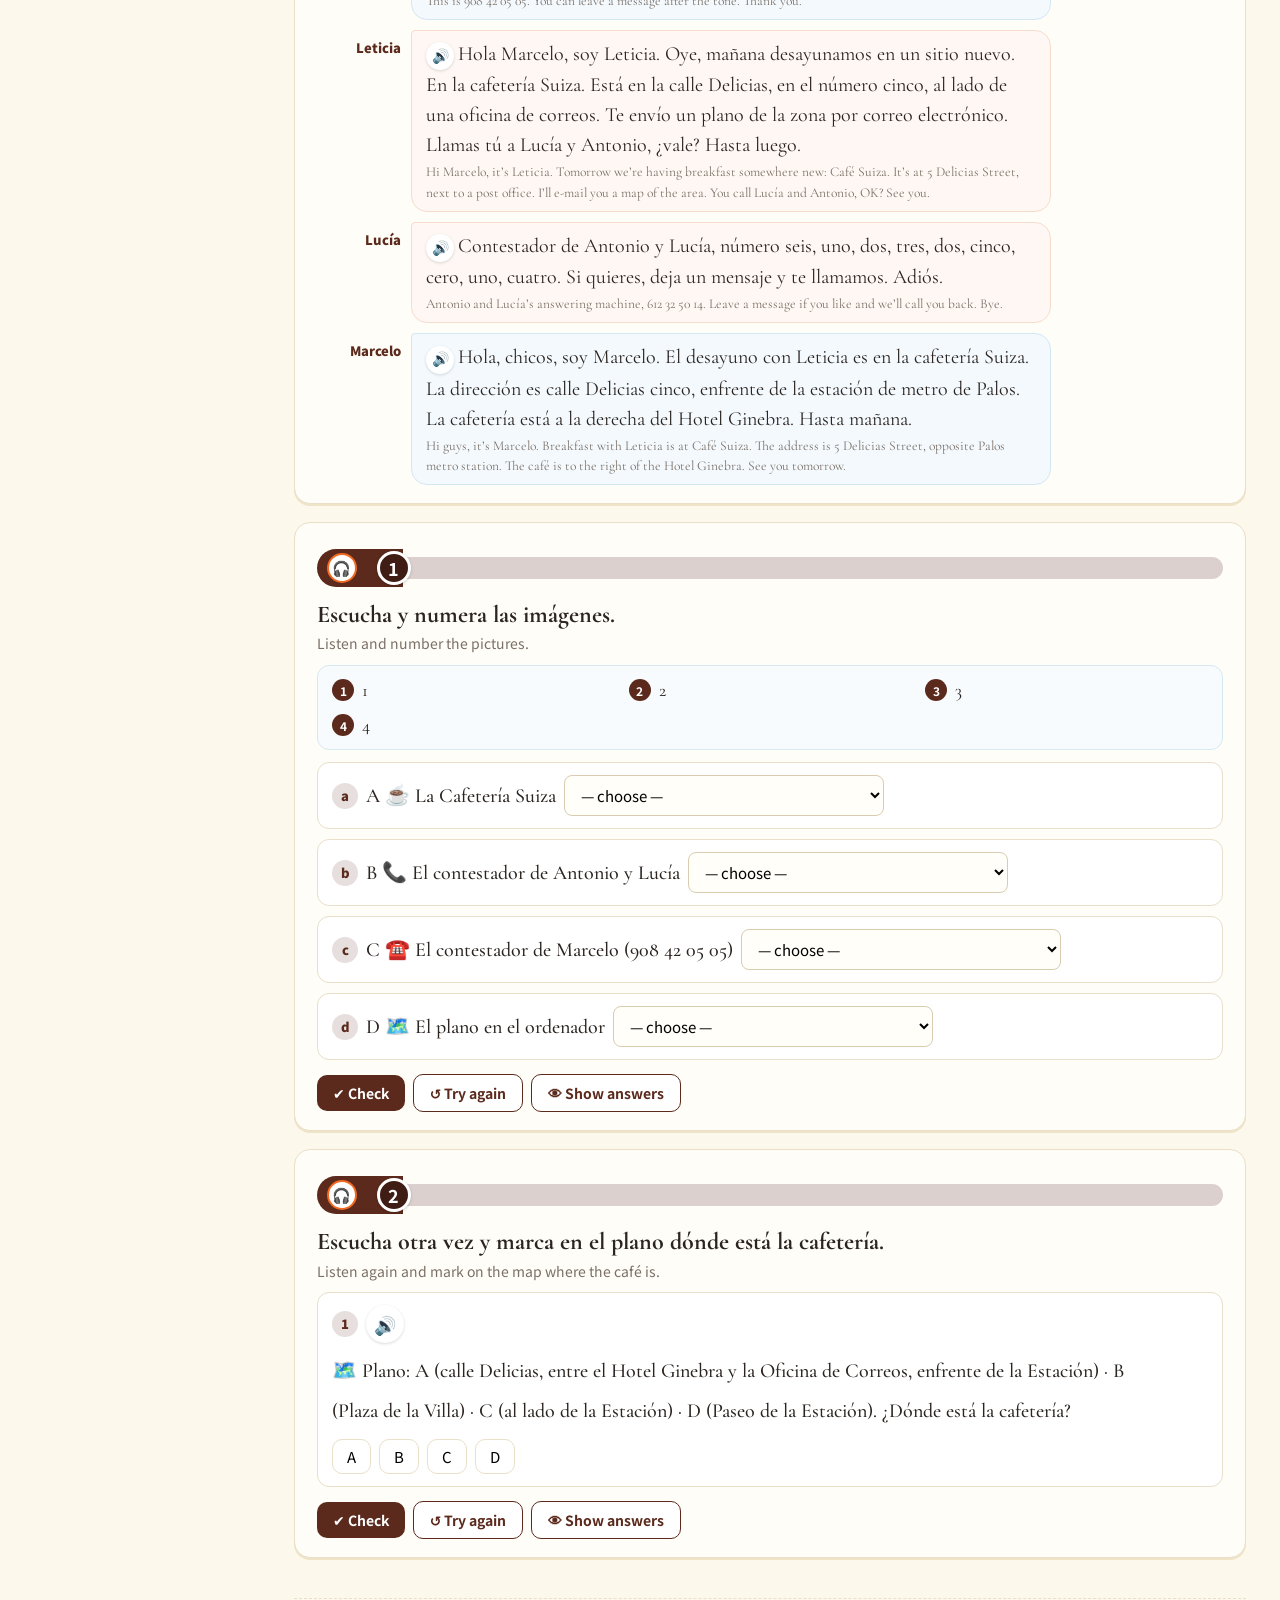
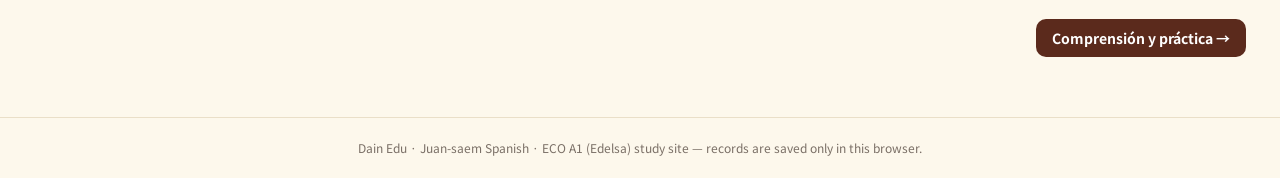
<file: U3/index.html>
<!DOCTYPE html>
<html lang="ko">
<head>
<meta charset="utf-8">
<meta name="viewport" content="width=device-width, initial-scale=1">
<link rel="icon" href="data:image/svg+xml,%3Csvg xmlns=%22http://www.w3.org/2000/svg%22 viewBox=%220 0 100 100%22%3E%3Ctext y=%22.9em%22 font-size=%2290%22%3E🇪🇸%3C/text%3E%3C/svg%3E">
<title>Unidad 3 · ¿Dónde vives? — ECO A1</title>
<link rel="preconnect" href="https://fonts.googleapis.com">
<link rel="preconnect" href="https://fonts.gstatic.com" crossorigin>
<link href="https://fonts.googleapis.com/css2?family=Cormorant+Garamond:ital,wght@0,500;0,700;1,500&family=Noto+Sans+KR:wght@400;500;700;900&family=Gaegu:wght@700&display=swap" rel="stylesheet">
<link rel="stylesheet" href="../common/style.css?v=mw9c6jjc">
<link rel="stylesheet" href="../common/eco.css?v=mw9c6jjc">
</head>
<body>
<noscript>JavaScript is required.</noscript>
<script src="../common/i18n.js?v=mw9c6jjc"></script>
<script src="../common/engine.js?v=mw9c6jjc"></script>
<script src="../units/u3.js?v=mw9c6jjc"></script>
<script src="../dain-hide.js" defer></script>
</body>
</html>
</file>
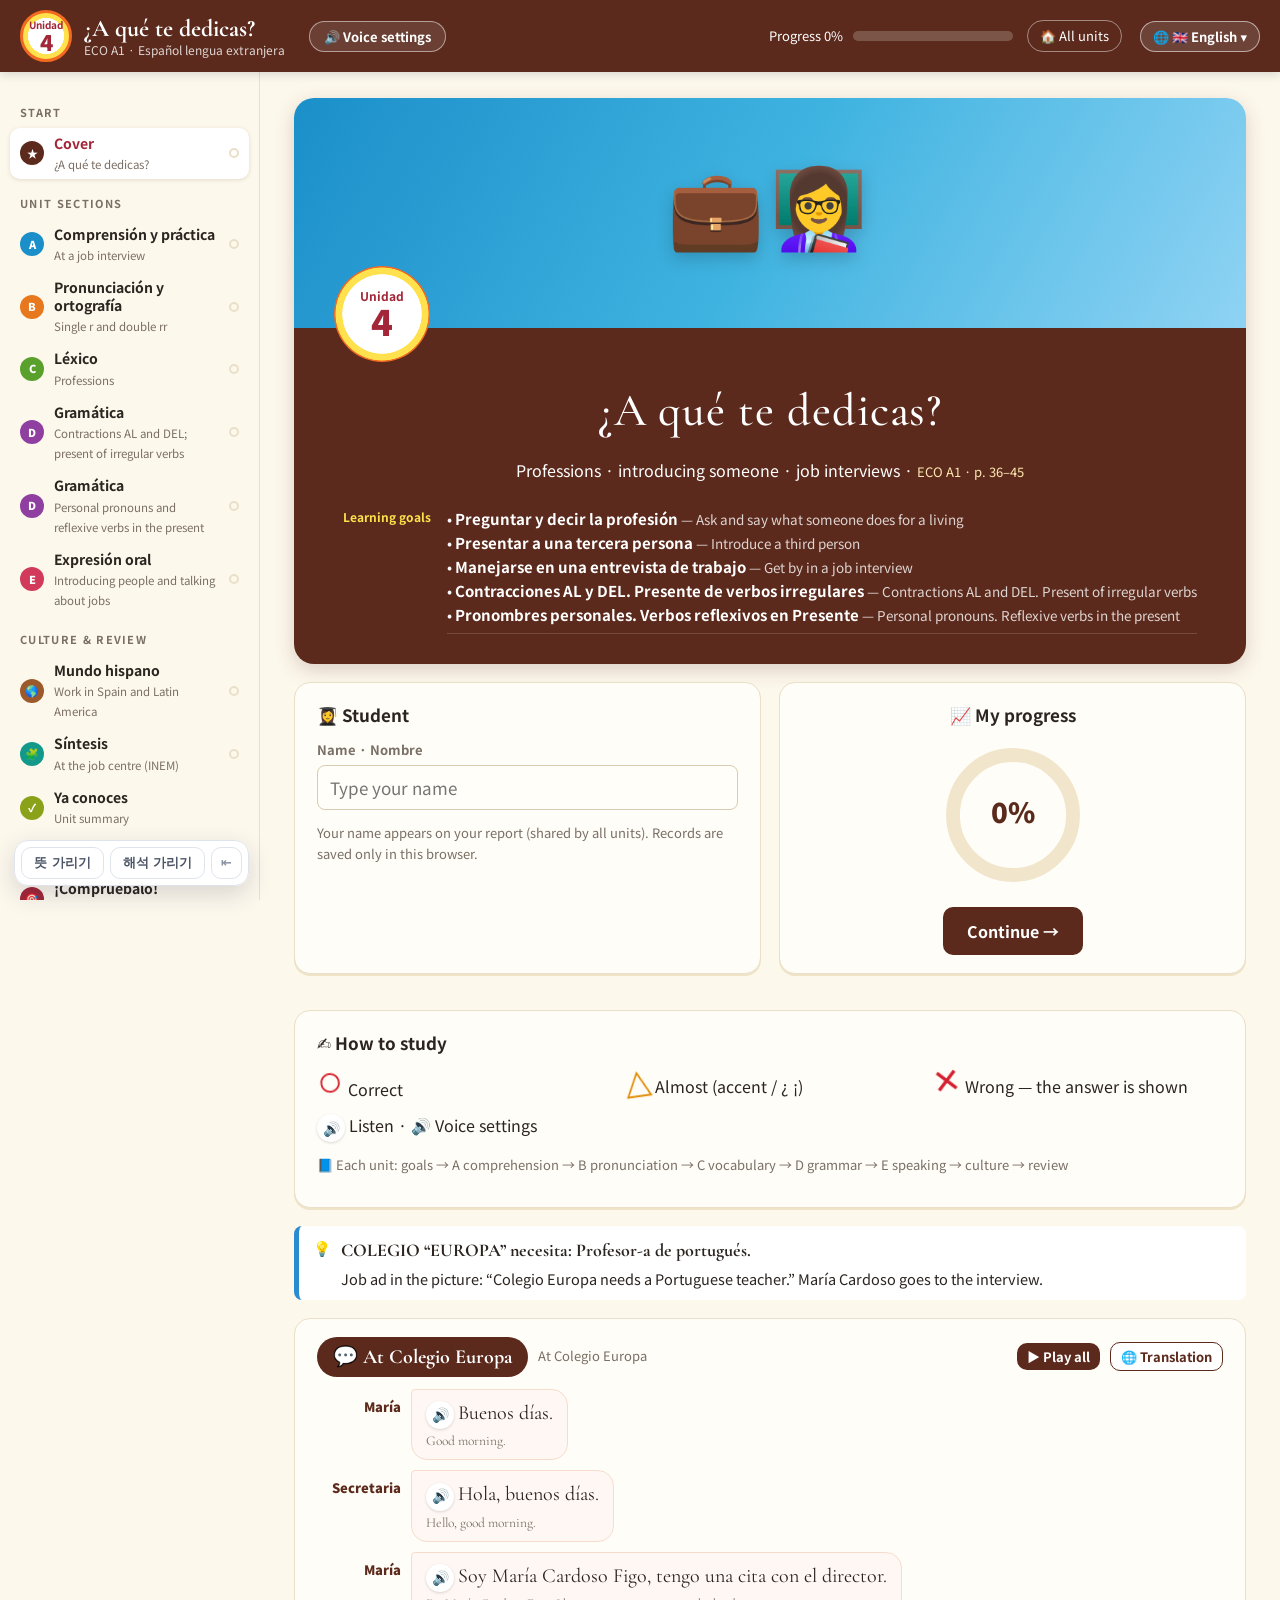
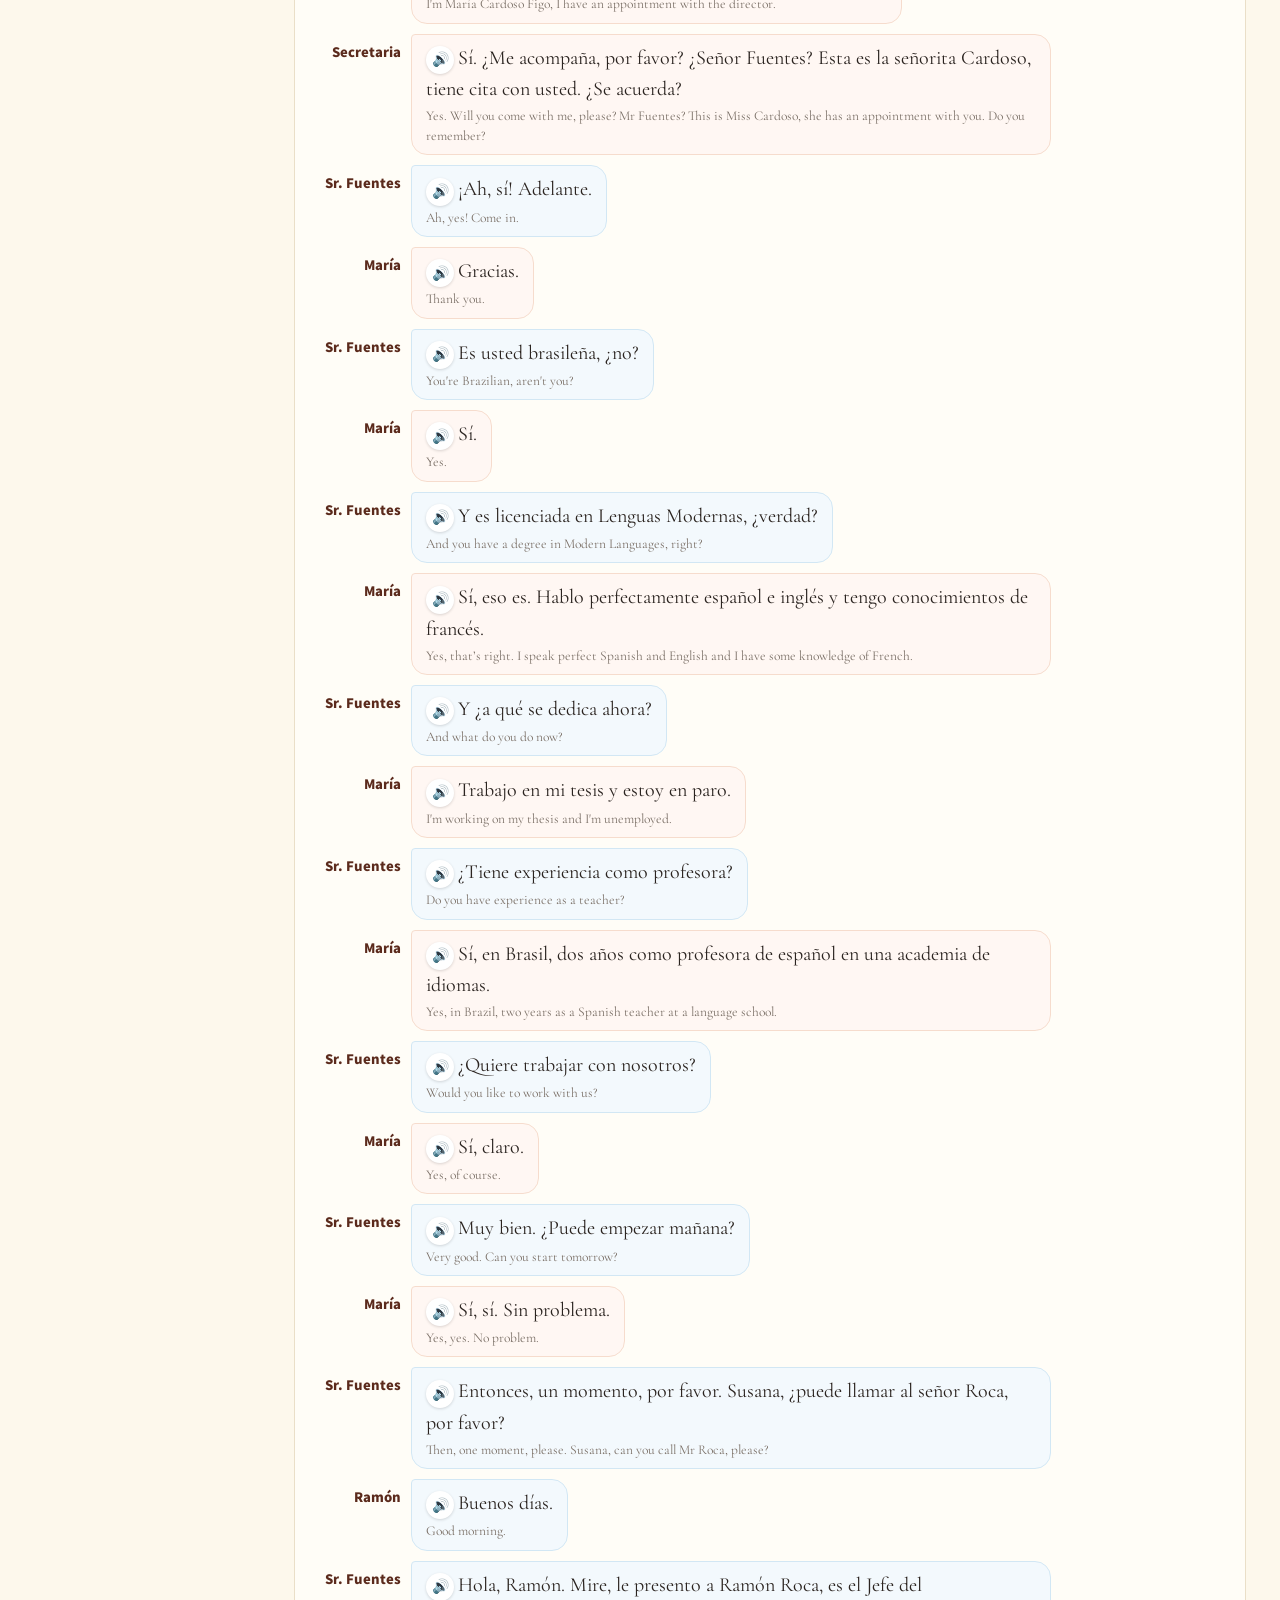
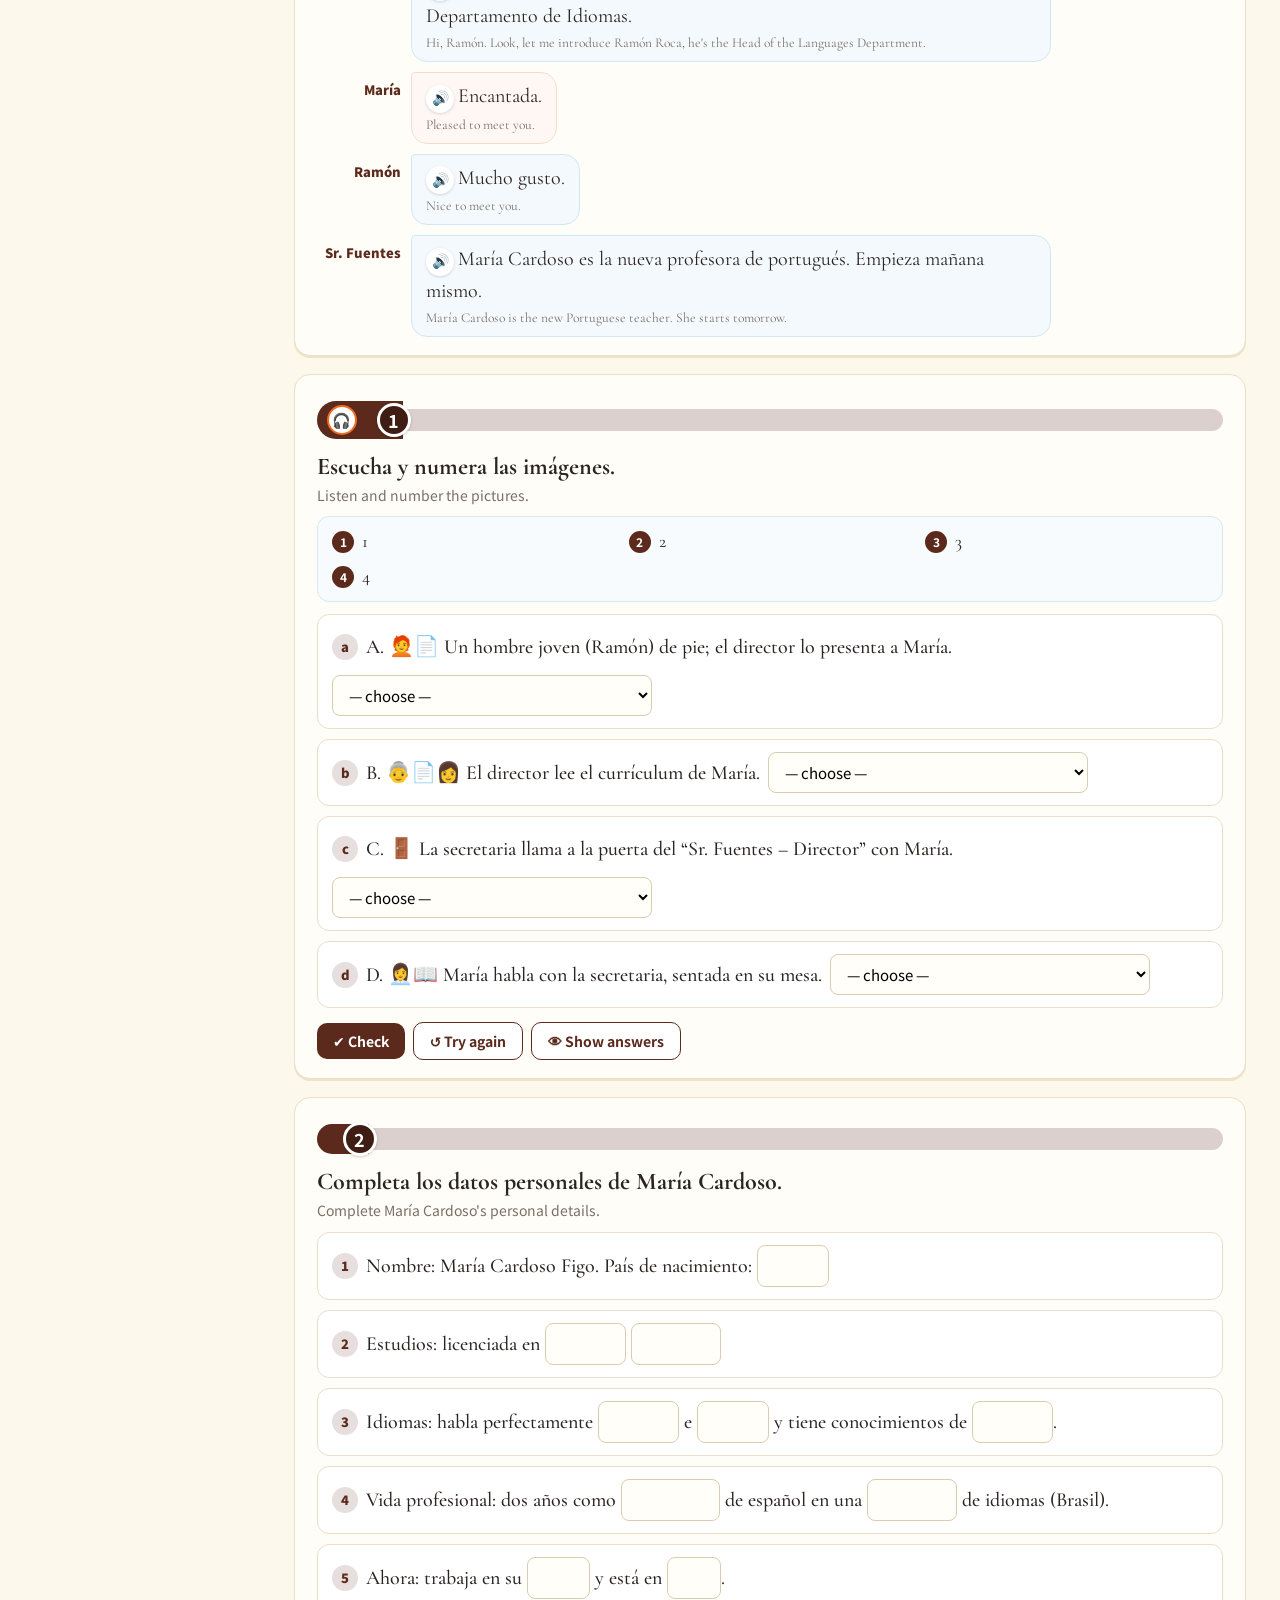
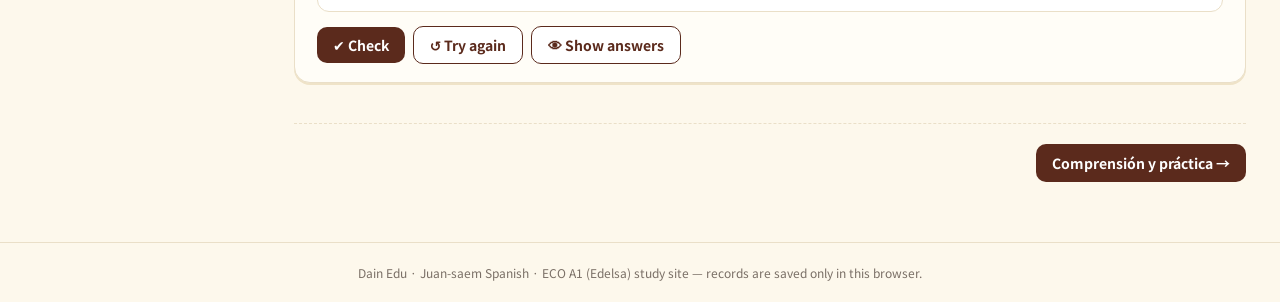
<file: U4/index.html>
<!DOCTYPE html>
<html lang="ko">
<head>
<meta charset="utf-8">
<meta name="viewport" content="width=device-width, initial-scale=1">
<link rel="icon" href="data:image/svg+xml,%3Csvg xmlns=%22http://www.w3.org/2000/svg%22 viewBox=%220 0 100 100%22%3E%3Ctext y=%22.9em%22 font-size=%2290%22%3E🇪🇸%3C/text%3E%3C/svg%3E">
<title>Unidad 4 · ¿A qué te dedicas? — ECO A1</title>
<link rel="preconnect" href="https://fonts.googleapis.com">
<link rel="preconnect" href="https://fonts.gstatic.com" crossorigin>
<link href="https://fonts.googleapis.com/css2?family=Cormorant+Garamond:ital,wght@0,500;0,700;1,500&family=Noto+Sans+KR:wght@400;500;700;900&family=Gaegu:wght@700&display=swap" rel="stylesheet">
<link rel="stylesheet" href="../common/style.css?v=mw9c6jjc">
<link rel="stylesheet" href="../common/eco.css?v=mw9c6jjc">
</head>
<body>
<noscript>JavaScript is required.</noscript>
<script src="../common/i18n.js?v=mw9c6jjc"></script>
<script src="../common/engine.js?v=mw9c6jjc"></script>
<script src="../units/u4.js?v=mw9c6jjc"></script>
<script src="../dain-hide.js" defer></script>
</body>
</html>
</file>
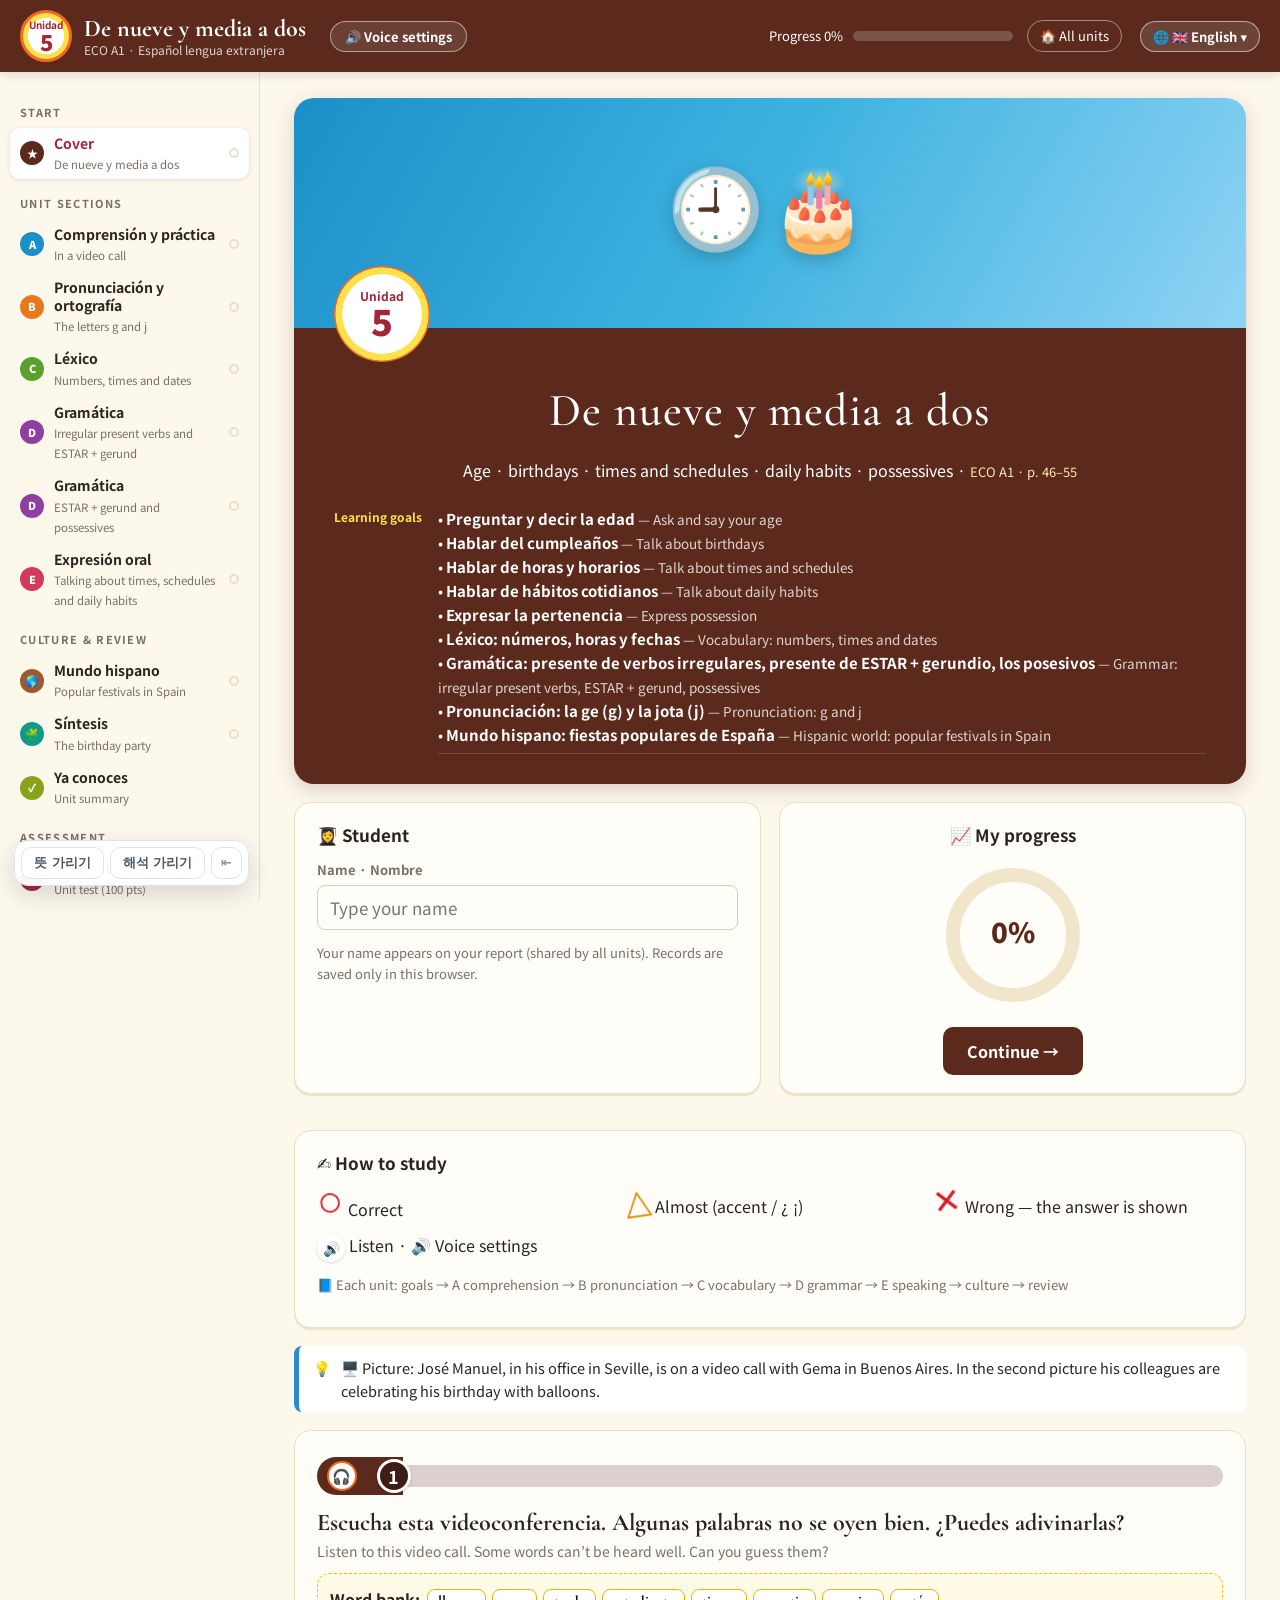
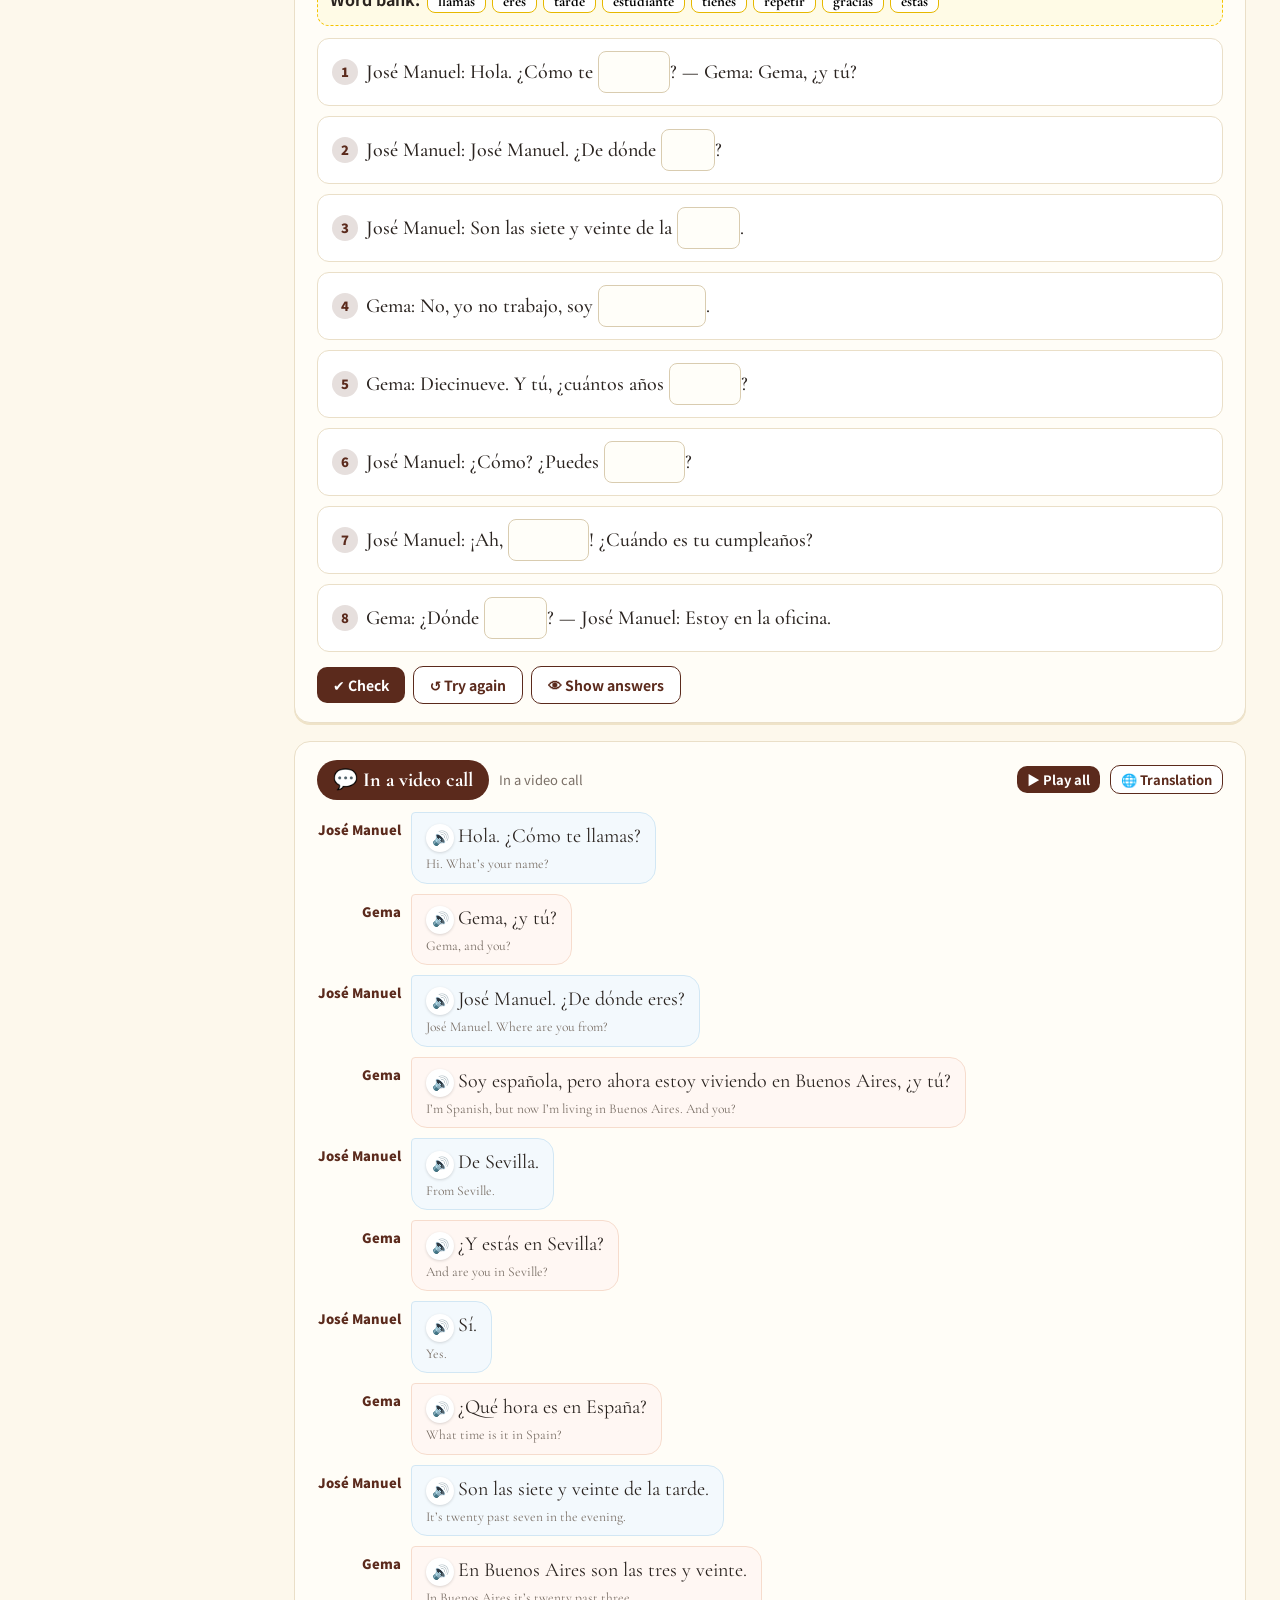
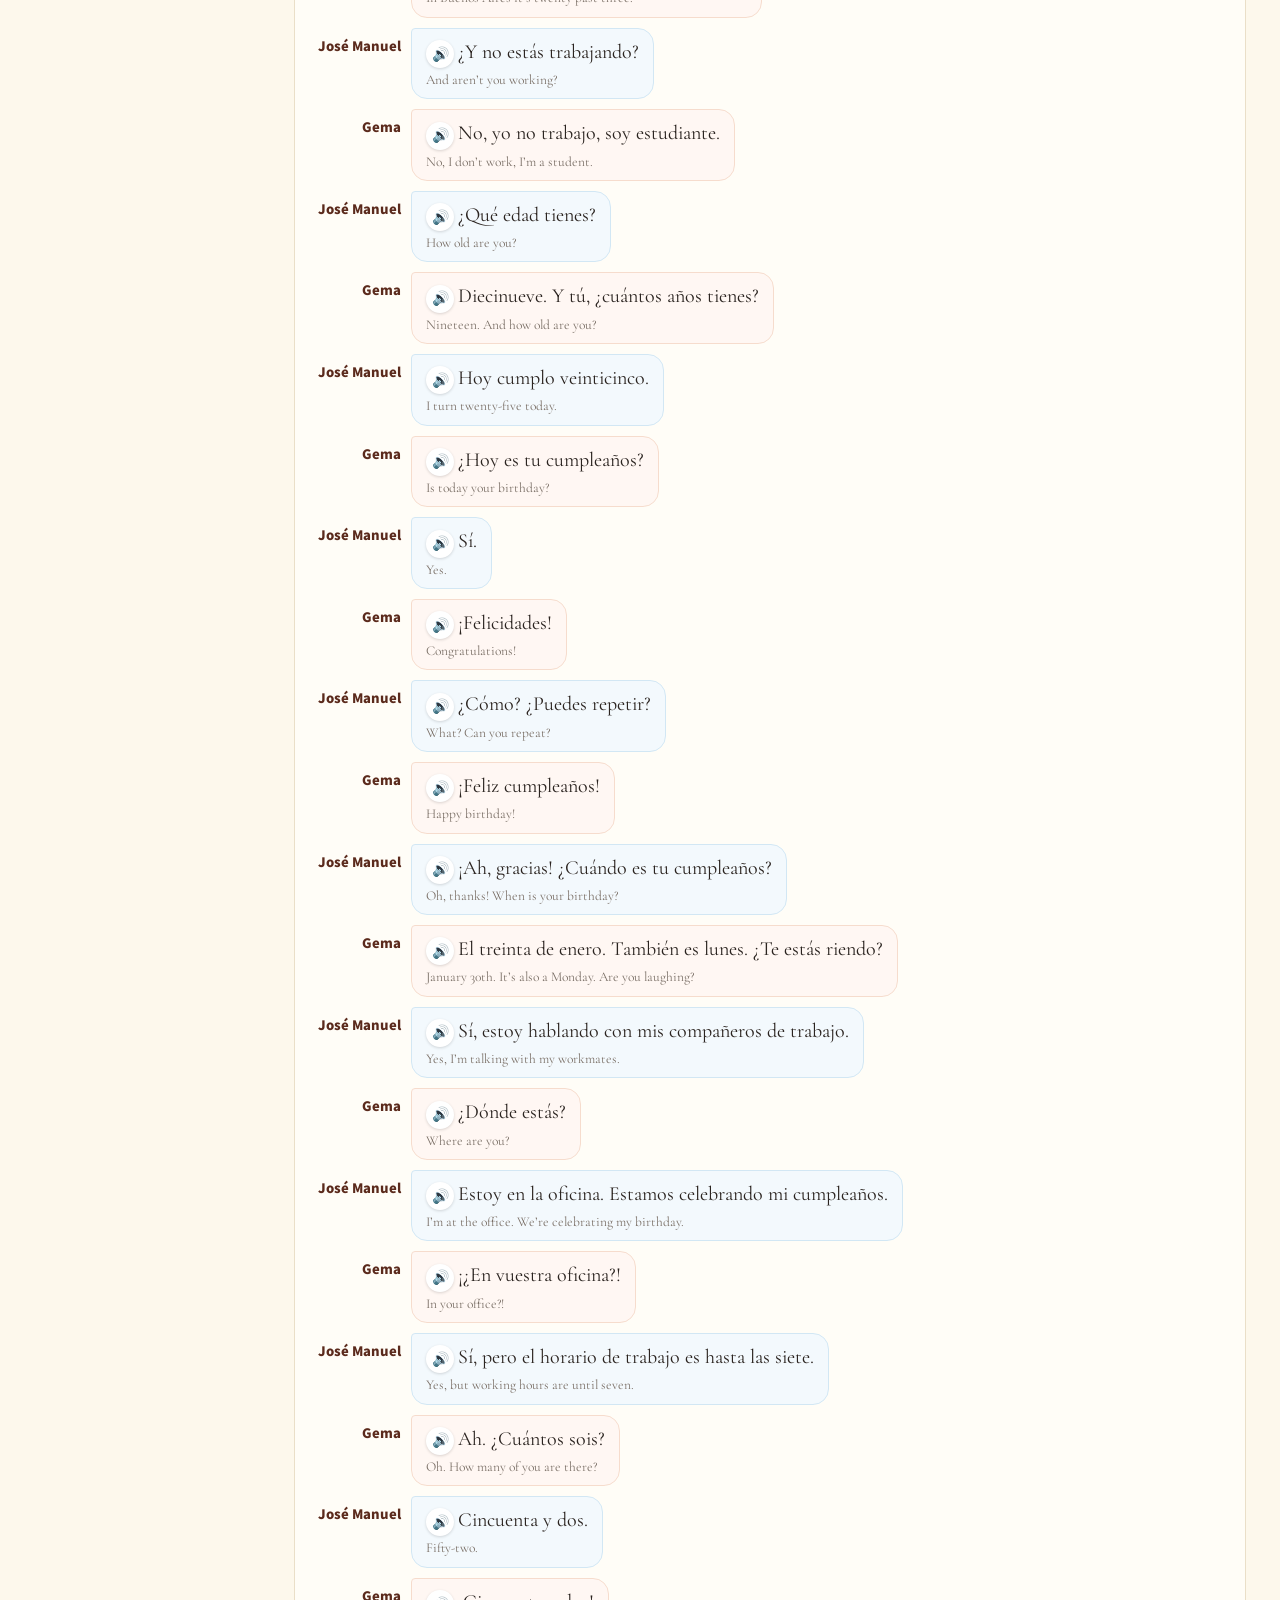
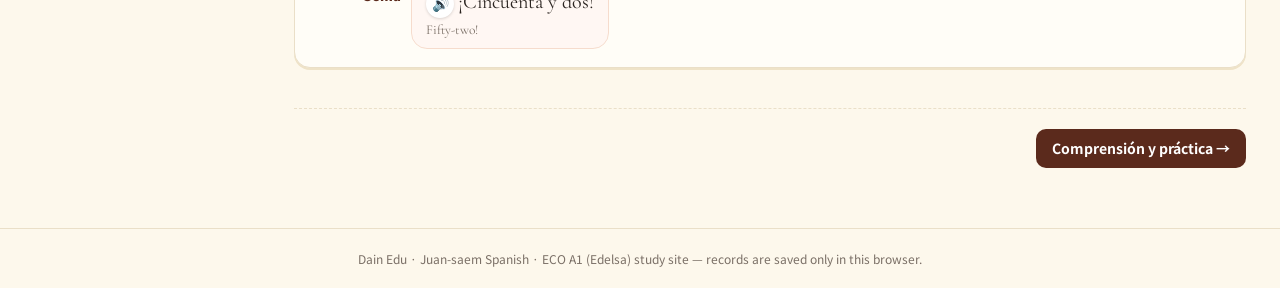
<file: U5/index.html>
<!DOCTYPE html>
<html lang="ko">
<head>
<meta charset="utf-8">
<meta name="viewport" content="width=device-width, initial-scale=1">
<link rel="icon" href="data:image/svg+xml,%3Csvg xmlns=%22http://www.w3.org/2000/svg%22 viewBox=%220 0 100 100%22%3E%3Ctext y=%22.9em%22 font-size=%2290%22%3E🇪🇸%3C/text%3E%3C/svg%3E">
<title>Unidad 5 · De nueve y media a dos — ECO A1</title>
<link rel="preconnect" href="https://fonts.googleapis.com">
<link rel="preconnect" href="https://fonts.gstatic.com" crossorigin>
<link href="https://fonts.googleapis.com/css2?family=Cormorant+Garamond:ital,wght@0,500;0,700;1,500&family=Noto+Sans+KR:wght@400;500;700;900&family=Gaegu:wght@700&display=swap" rel="stylesheet">
<link rel="stylesheet" href="../common/style.css?v=mw9c6jjc">
<link rel="stylesheet" href="../common/eco.css?v=mw9c6jjc">
</head>
<body>
<noscript>JavaScript is required.</noscript>
<script src="../common/i18n.js?v=mw9c6jjc"></script>
<script src="../common/engine.js?v=mw9c6jjc"></script>
<script src="../units/u5.js?v=mw9c6jjc"></script>
<script src="../dain-hide.js" defer></script>
</body>
</html>
</file>
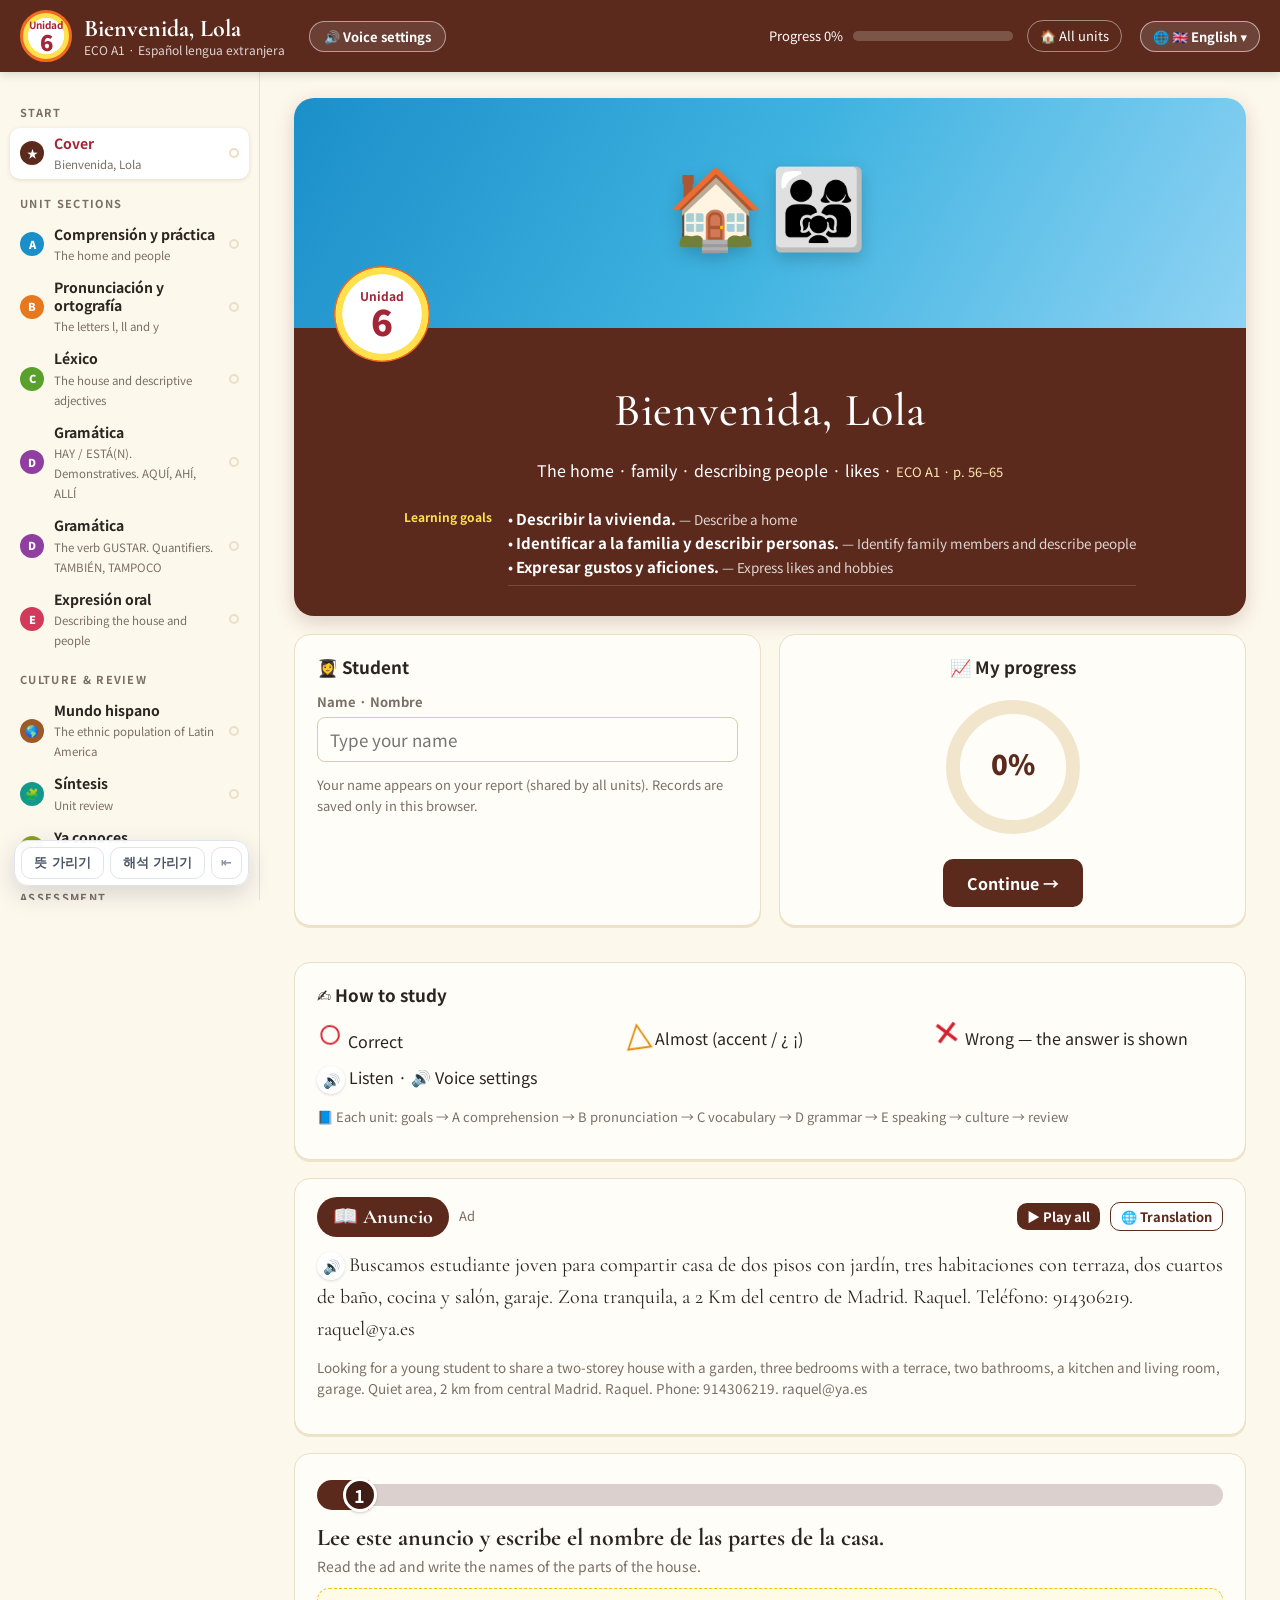
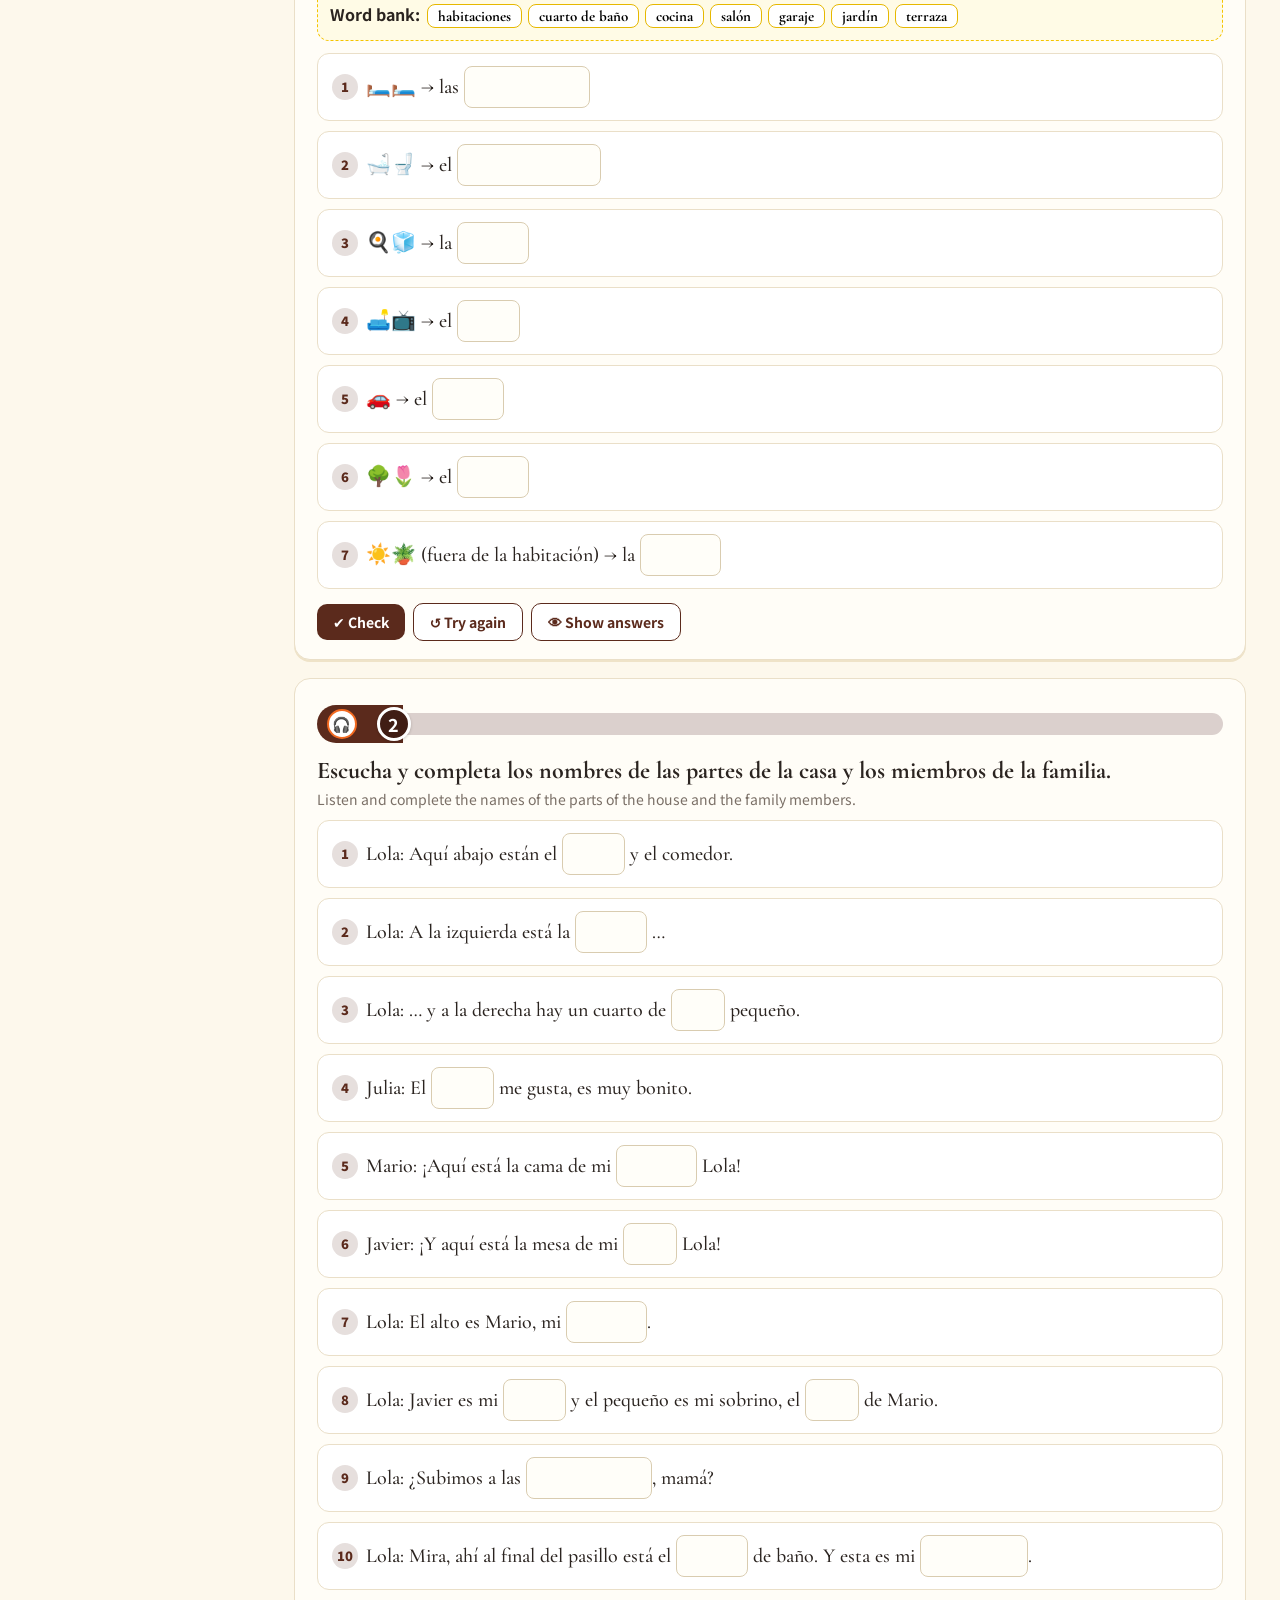
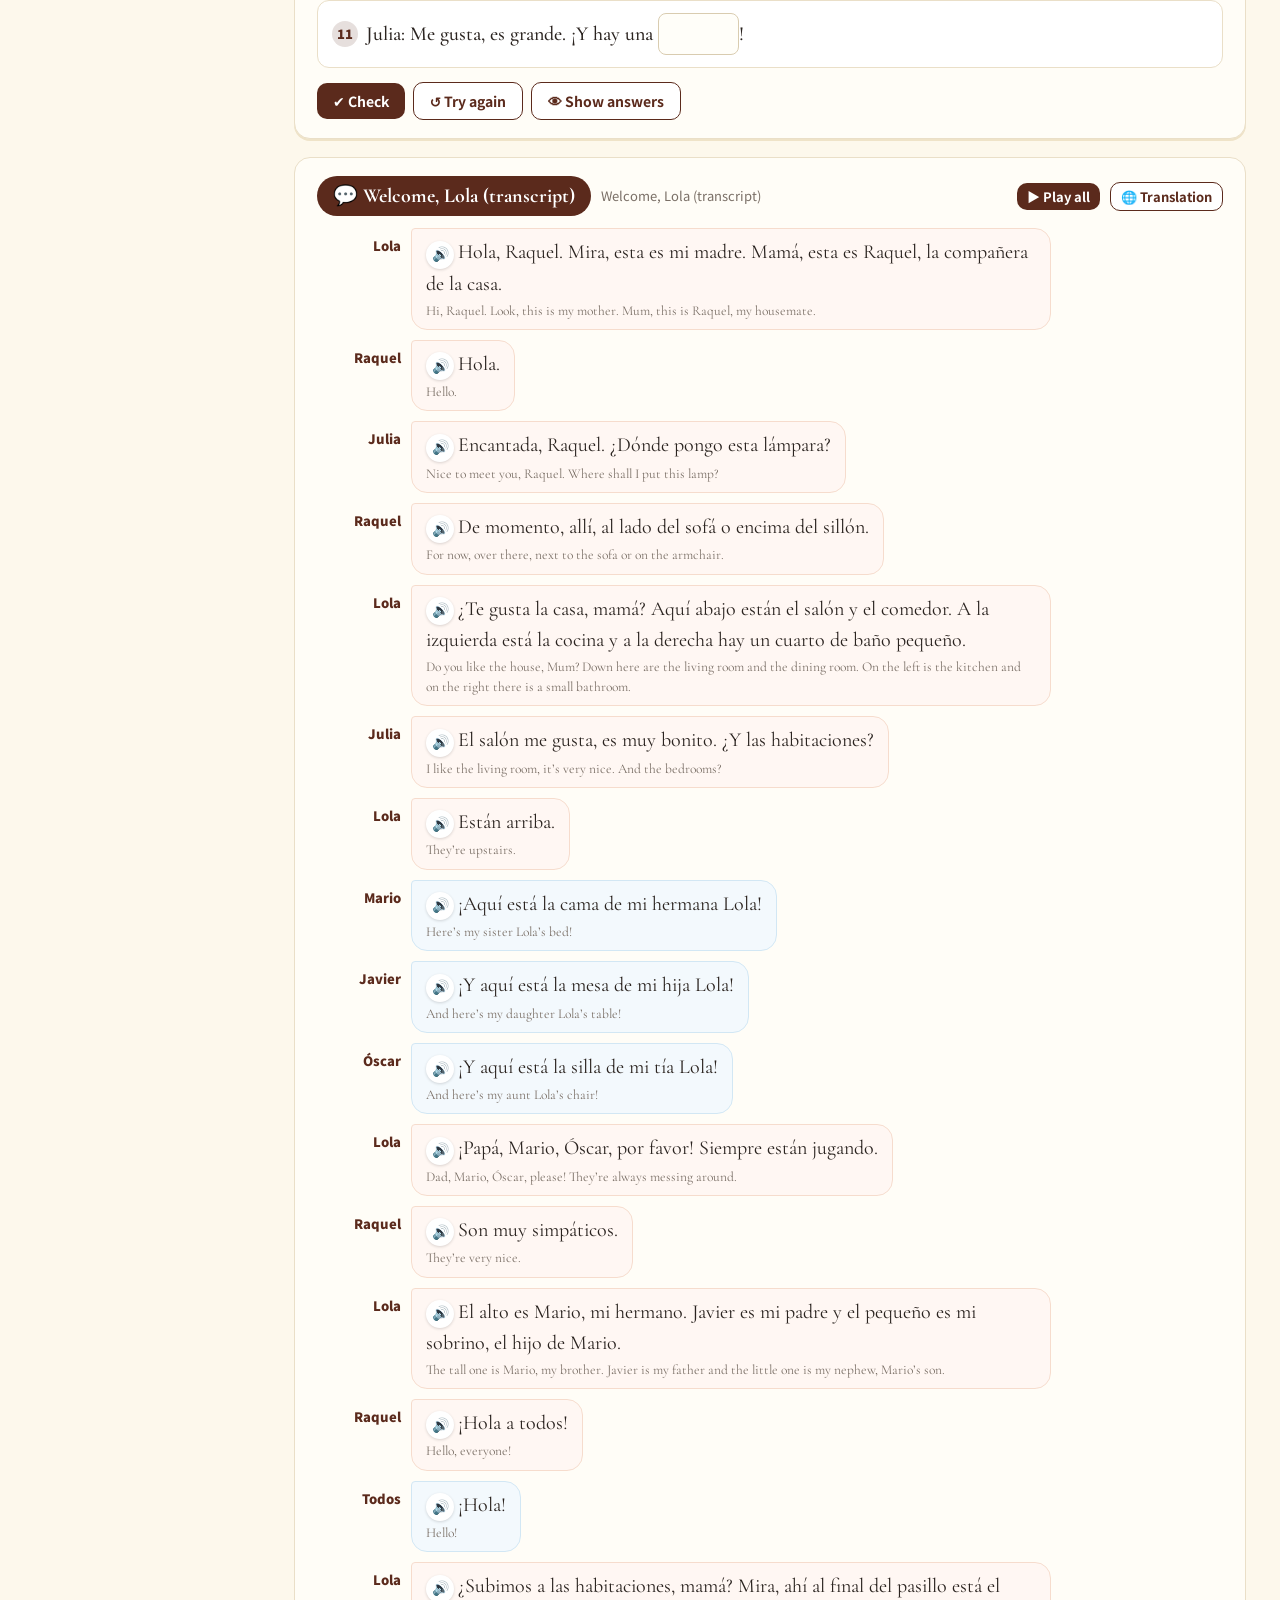
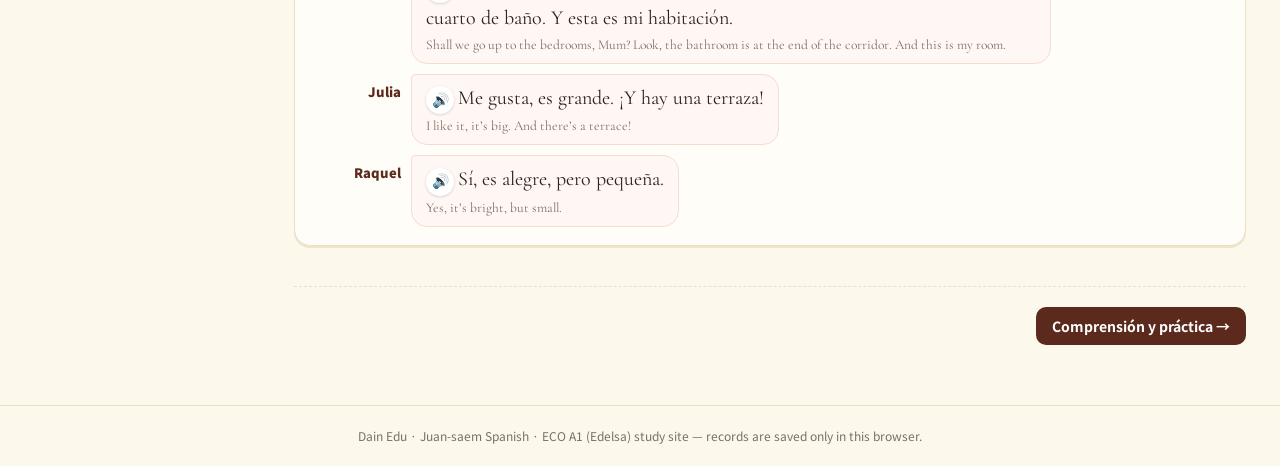
<file: U6/index.html>
<!DOCTYPE html>
<html lang="ko">
<head>
<meta charset="utf-8">
<meta name="viewport" content="width=device-width, initial-scale=1">
<link rel="icon" href="data:image/svg+xml,%3Csvg xmlns=%22http://www.w3.org/2000/svg%22 viewBox=%220 0 100 100%22%3E%3Ctext y=%22.9em%22 font-size=%2290%22%3E🇪🇸%3C/text%3E%3C/svg%3E">
<title>Unidad 6 · Bienvenida, Lola — ECO A1</title>
<link rel="preconnect" href="https://fonts.googleapis.com">
<link rel="preconnect" href="https://fonts.gstatic.com" crossorigin>
<link href="https://fonts.googleapis.com/css2?family=Cormorant+Garamond:ital,wght@0,500;0,700;1,500&family=Noto+Sans+KR:wght@400;500;700;900&family=Gaegu:wght@700&display=swap" rel="stylesheet">
<link rel="stylesheet" href="../common/style.css?v=mw9c6jjc">
<link rel="stylesheet" href="../common/eco.css?v=mw9c6jjc">
</head>
<body>
<noscript>JavaScript is required.</noscript>
<script src="../common/i18n.js?v=mw9c6jjc"></script>
<script src="../common/engine.js?v=mw9c6jjc"></script>
<script src="../units/u6.js?v=mw9c6jjc"></script>
<script src="../dain-hide.js" defer></script>
</body>
</html>
</file>
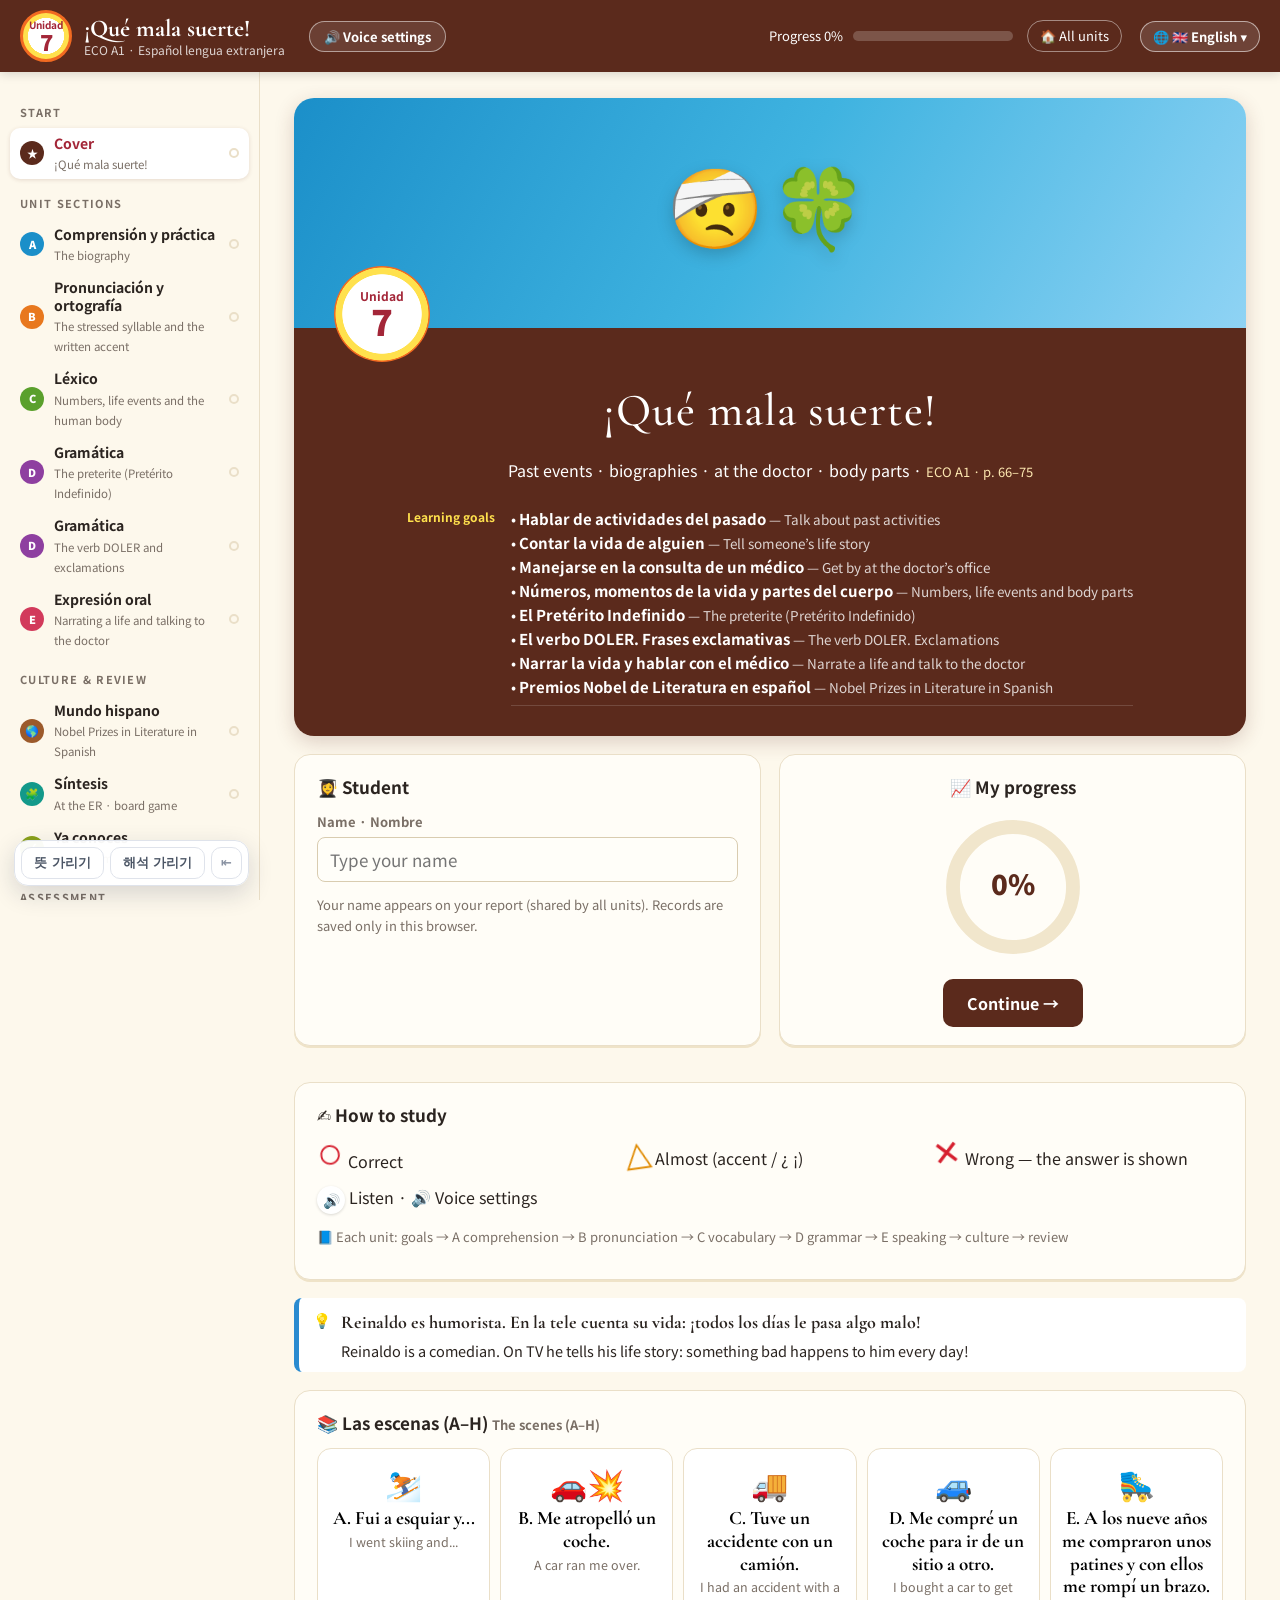
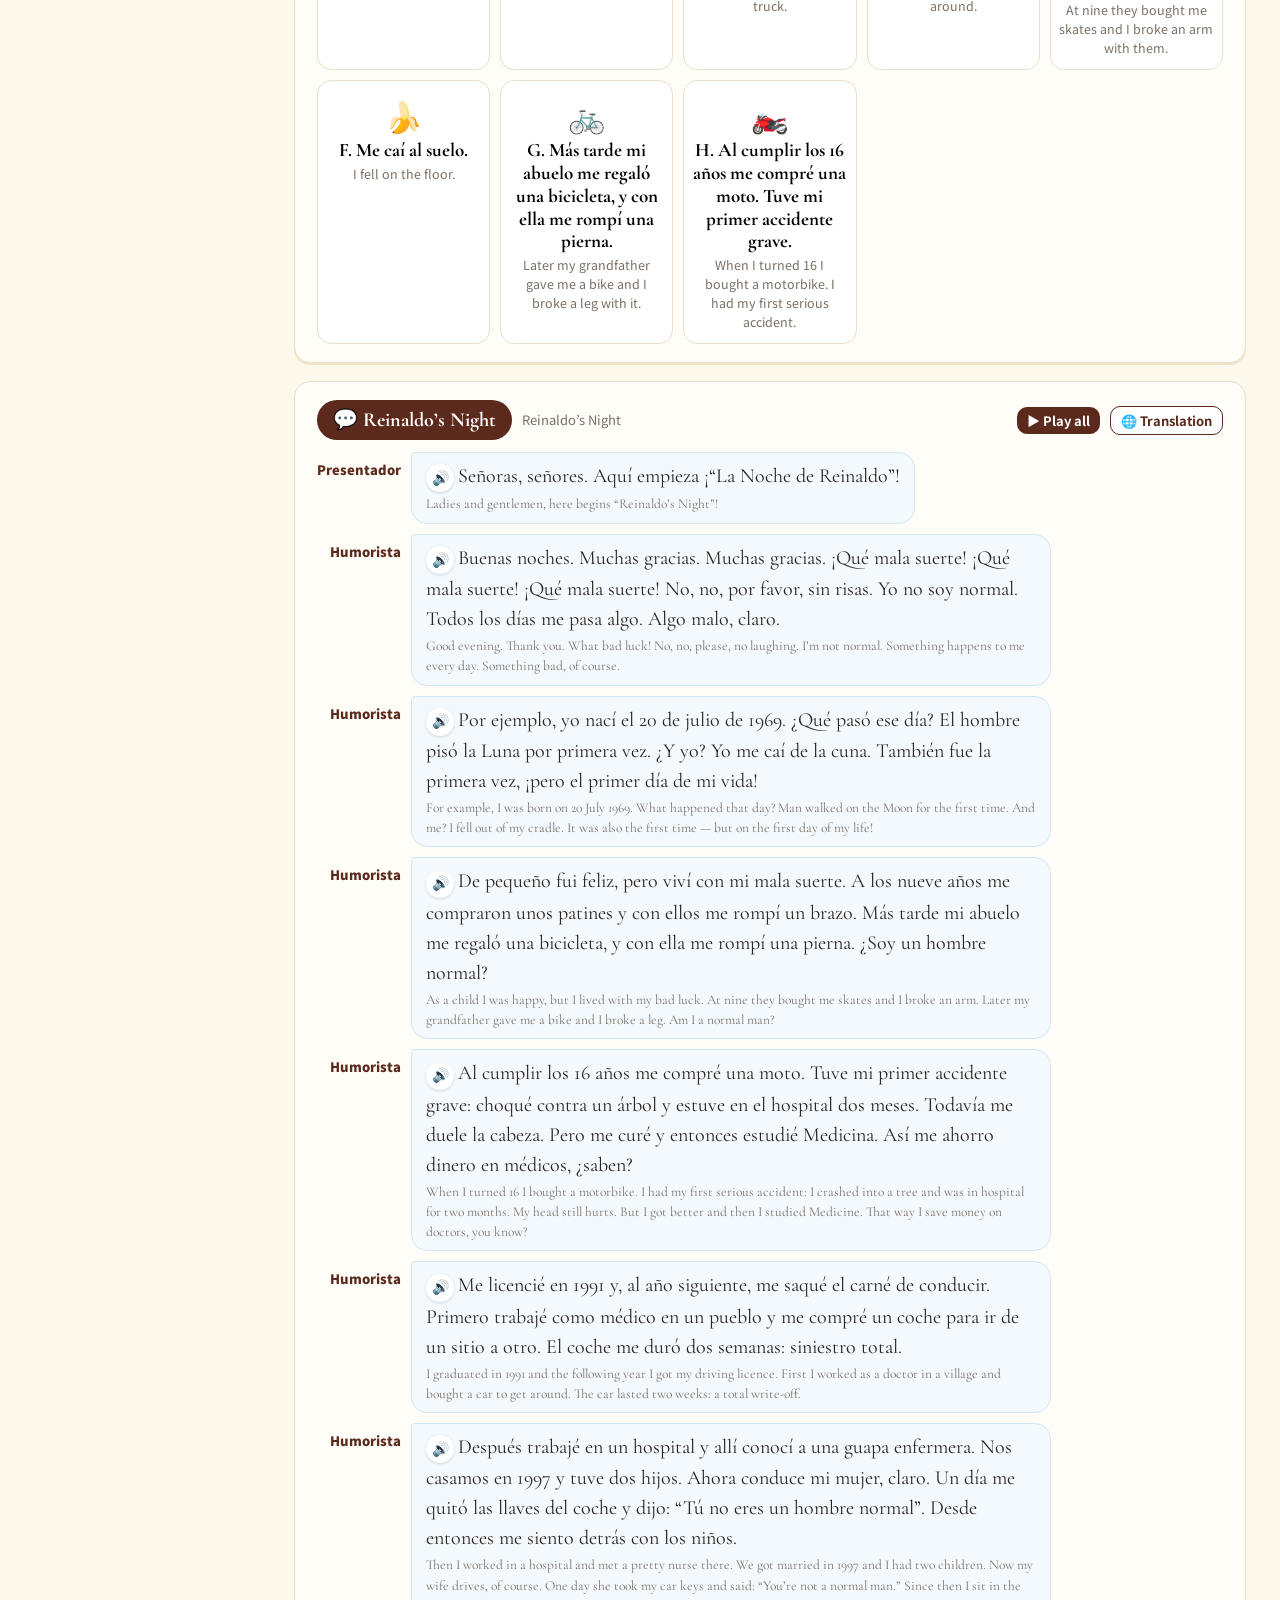
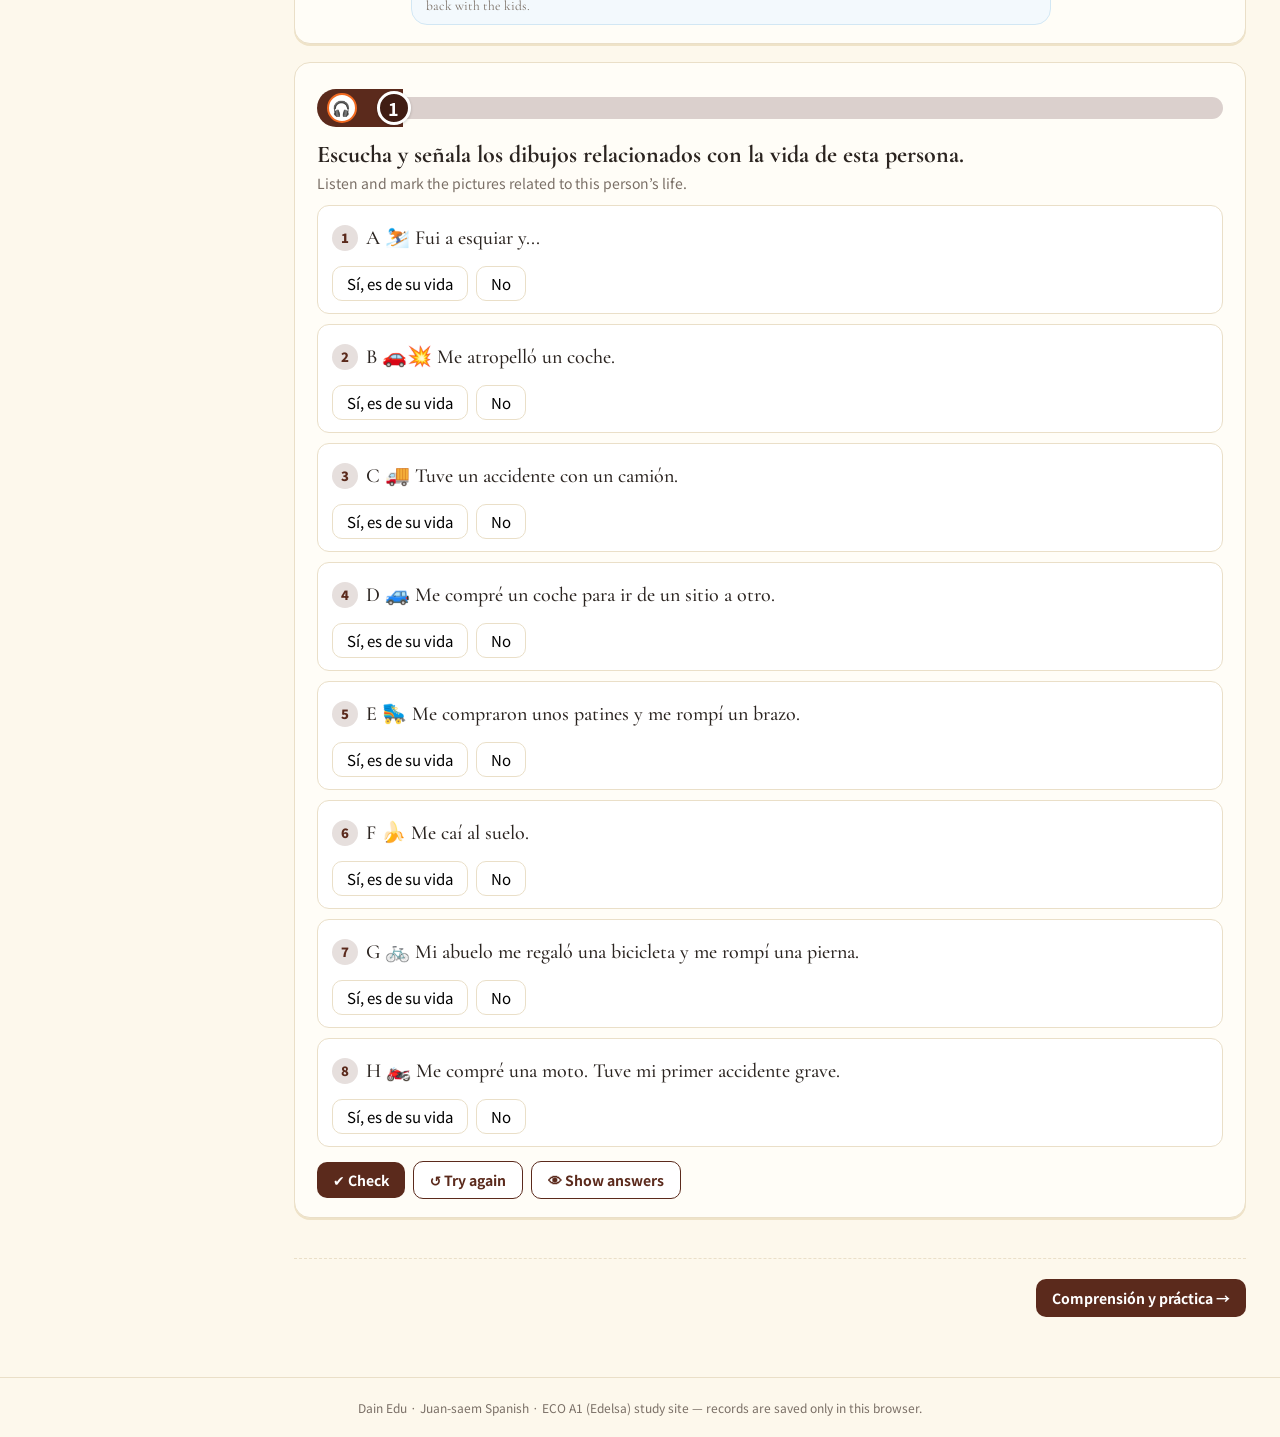
<file: U7/index.html>
<!DOCTYPE html>
<html lang="ko">
<head>
<meta charset="utf-8">
<meta name="viewport" content="width=device-width, initial-scale=1">
<link rel="icon" href="data:image/svg+xml,%3Csvg xmlns=%22http://www.w3.org/2000/svg%22 viewBox=%220 0 100 100%22%3E%3Ctext y=%22.9em%22 font-size=%2290%22%3E🇪🇸%3C/text%3E%3C/svg%3E">
<title>Unidad 7 · ¡Qué mala suerte! — ECO A1</title>
<link rel="preconnect" href="https://fonts.googleapis.com">
<link rel="preconnect" href="https://fonts.gstatic.com" crossorigin>
<link href="https://fonts.googleapis.com/css2?family=Cormorant+Garamond:ital,wght@0,500;0,700;1,500&family=Noto+Sans+KR:wght@400;500;700;900&family=Gaegu:wght@700&display=swap" rel="stylesheet">
<link rel="stylesheet" href="../common/style.css?v=mw9c6jjc">
<link rel="stylesheet" href="../common/eco.css?v=mw9c6jjc">
</head>
<body>
<noscript>JavaScript is required.</noscript>
<script src="../common/i18n.js?v=mw9c6jjc"></script>
<script src="../common/engine.js?v=mw9c6jjc"></script>
<script src="../units/u7.js?v=mw9c6jjc"></script>
<script src="../dain-hide.js" defer></script>
</body>
</html>
</file>
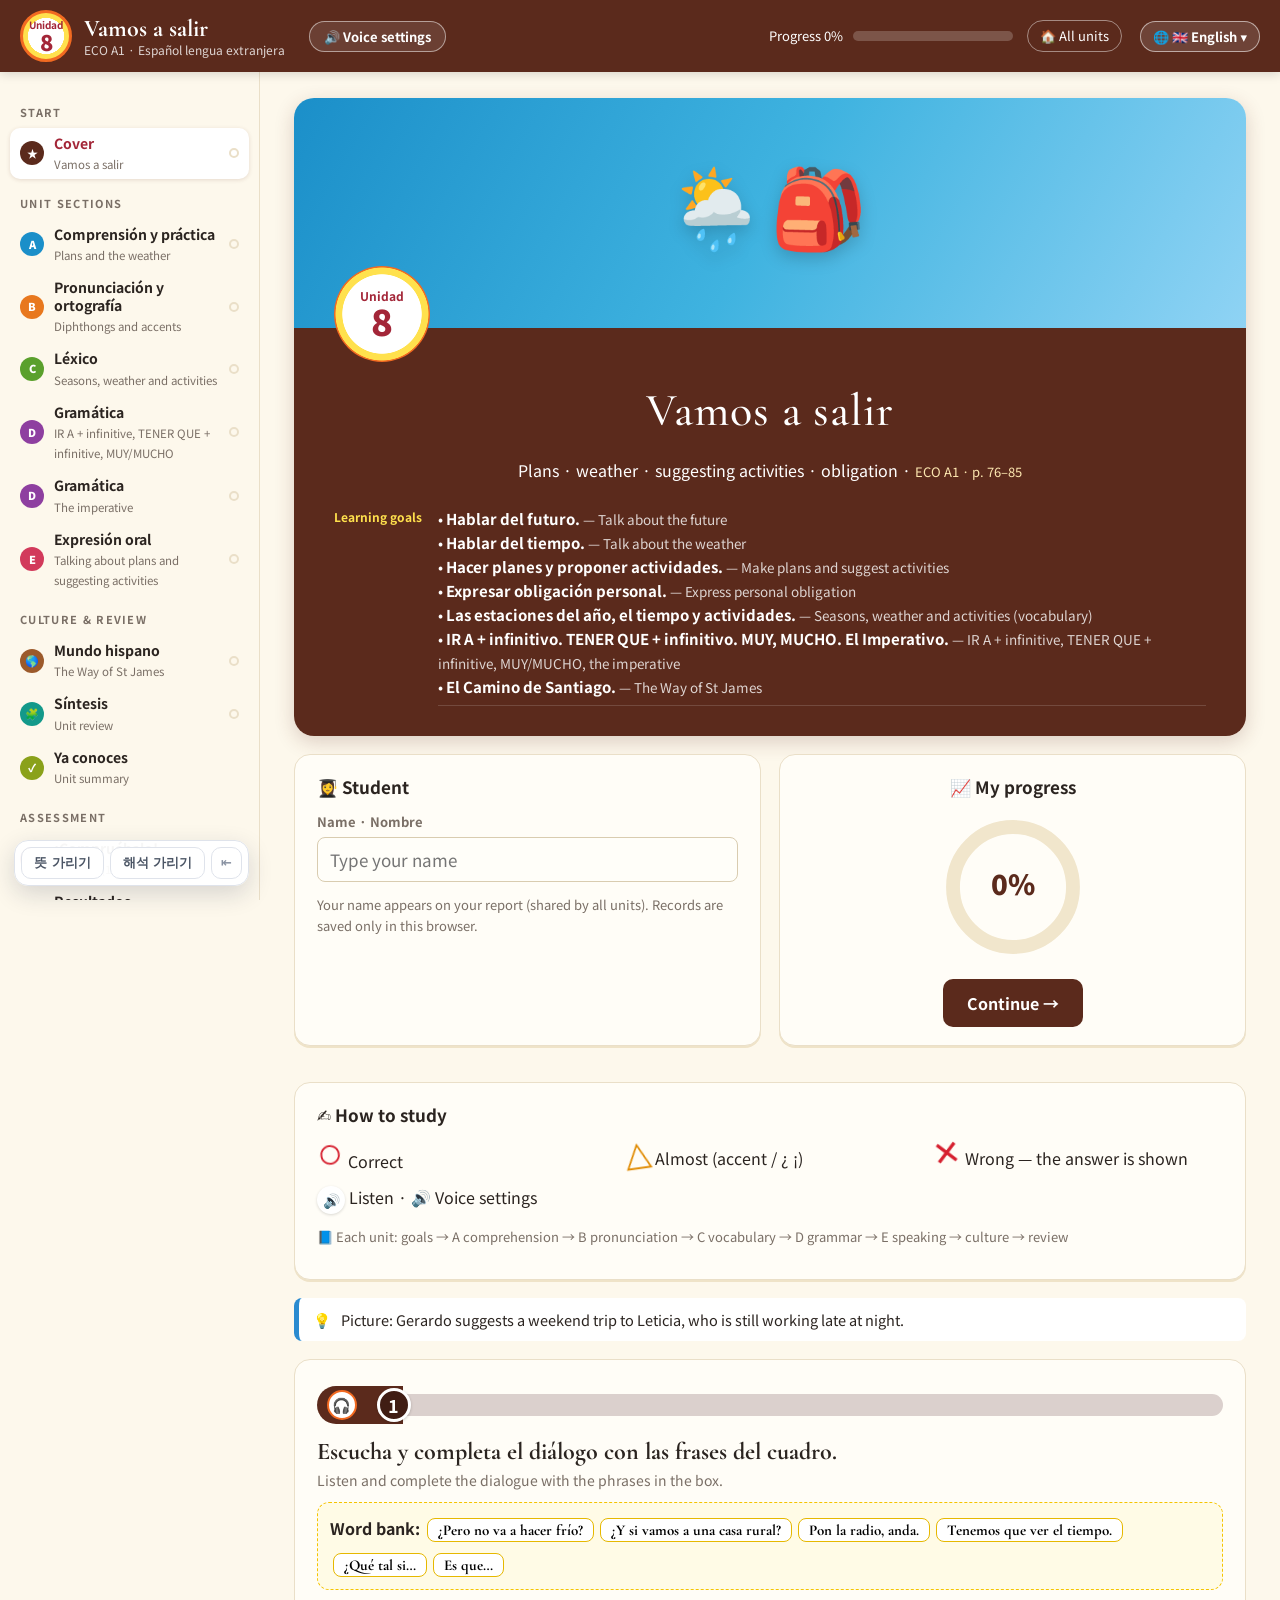
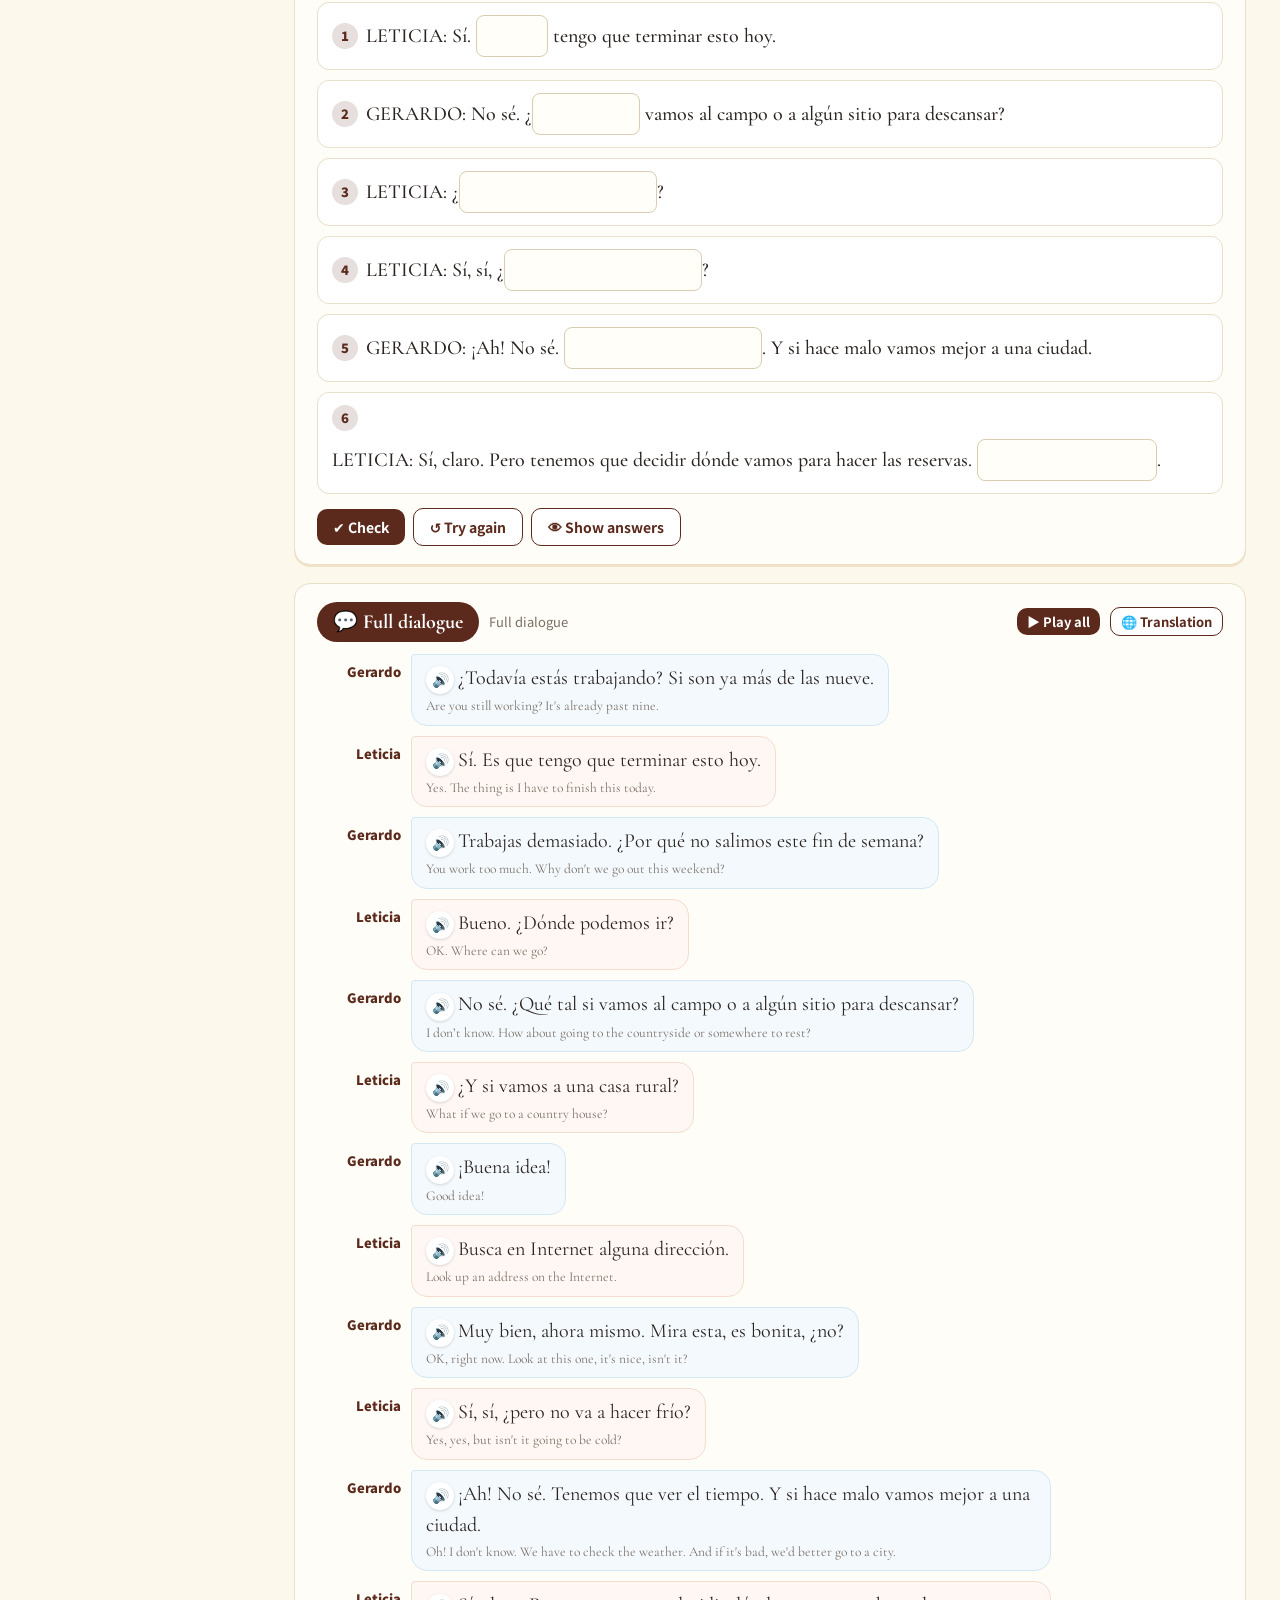
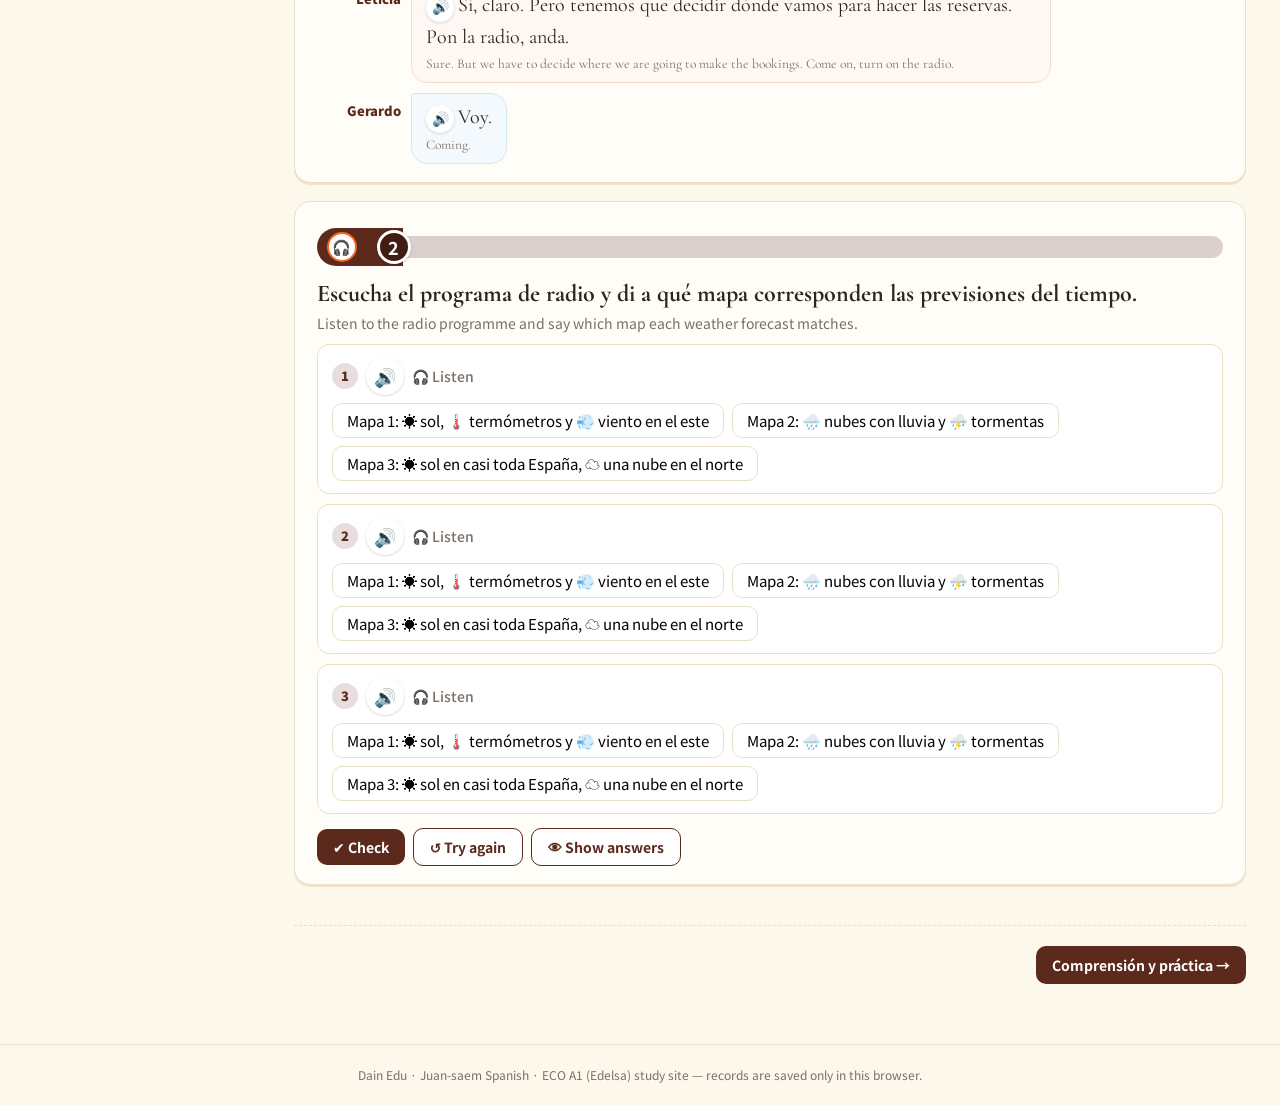
<file: U8/index.html>
<!DOCTYPE html>
<html lang="ko">
<head>
<meta charset="utf-8">
<meta name="viewport" content="width=device-width, initial-scale=1">
<link rel="icon" href="data:image/svg+xml,%3Csvg xmlns=%22http://www.w3.org/2000/svg%22 viewBox=%220 0 100 100%22%3E%3Ctext y=%22.9em%22 font-size=%2290%22%3E🇪🇸%3C/text%3E%3C/svg%3E">
<title>Unidad 8 · Vamos a salir — ECO A1</title>
<link rel="preconnect" href="https://fonts.googleapis.com">
<link rel="preconnect" href="https://fonts.gstatic.com" crossorigin>
<link href="https://fonts.googleapis.com/css2?family=Cormorant+Garamond:ital,wght@0,500;0,700;1,500&family=Noto+Sans+KR:wght@400;500;700;900&family=Gaegu:wght@700&display=swap" rel="stylesheet">
<link rel="stylesheet" href="../common/style.css?v=mw9c6jjc">
<link rel="stylesheet" href="../common/eco.css?v=mw9c6jjc">
</head>
<body>
<noscript>JavaScript is required.</noscript>
<script src="../common/i18n.js?v=mw9c6jjc"></script>
<script src="../common/engine.js?v=mw9c6jjc"></script>
<script src="../units/u8.js?v=mw9c6jjc"></script>
<script src="../dain-hide.js" defer></script>
</body>
</html>
</file>
<file: common/style.css>
:root{
  --brown:#5b2a1c;--brown2:#7b3a26;--orange:#f26a21;--red:#a32638;--yellow:#ffe14d;--ybar:#fbe7a1;
  --cream:#fdf8ec;--paper:#fffdf7;--blue:#2a8bd0;--lblue:#e3f3fa;--pink:#f9c4d8;--green:#2e9d5b;
  --ink:#2b2420;--mute:#7a6f66;--line:#eadfc8;--pen:#d6202f;
  --serif:'Cormorant Garamond',Georgia,serif;--sans:'Noto Sans KR',system-ui,sans-serif;--hand:'Gaegu',cursive;
}
*{box-sizing:border-box}
html{scroll-behavior:smooth}
body{margin:0;background:var(--cream);color:var(--ink);font-family:var(--sans);font-size:16px;line-height:1.6}
button{font-family:inherit;cursor:pointer}
a{color:inherit}
i{font-style:italic}

/* header */
.top{position:sticky;top:0;z-index:30;display:flex;align-items:center;gap:14px;padding:10px 20px;background:var(--brown);color:#fff;box-shadow:0 2px 10px rgba(0,0,0,.15)}
.menu{display:none;background:none;border:0;color:#fff;font-size:24px}
.brand{display:flex;align-items:center;gap:12px;text-decoration:none}
.lb{display:flex;flex-direction:column;align-items:center;justify-content:center;width:52px;height:52px;border-radius:50%;background:radial-gradient(circle,#fff 55%,var(--yellow) 56%);border:3px solid var(--orange);color:var(--red);font-size:10px;font-weight:700;line-height:1}
.lb b{font-size:22px;font-family:var(--sans);font-weight:900}
.bt{font-family:var(--serif);font-size:24px;font-weight:700;line-height:1.1}
.bt small{display:block;font-family:var(--sans);font-size:12px;font-weight:400;opacity:.8}
.prog{margin-left:14px;display:flex;align-items:center;gap:10px;font-size:13px;white-space:nowrap}
#topbar{width:160px;height:10px;border-radius:9px;background:rgba(255,255,255,.2);overflow:hidden}
#topbar i{display:block;height:100%;width:0;background:linear-gradient(90deg,var(--yellow),var(--orange));transition:width .4s}

/* layout */
.wrap{display:grid;grid-template-columns:260px 1fr;max-width:1280px;margin:0 auto}
nav{position:sticky;top:72px;height:calc(100vh - 72px);overflow:auto;padding:16px 10px 40px;border-right:1px solid var(--line)}
nav .ng{margin:16px 10px 6px;font-size:11px;letter-spacing:.12em;text-transform:uppercase;color:var(--mute);font-weight:700}
nav a{display:flex;align-items:center;gap:10px;padding:7px 10px;border-radius:10px;text-decoration:none;margin:2px 0}
nav a:hover{background:#f6ecd5}
nav a.on{background:#fff;box-shadow:0 1px 4px rgba(91,42,28,.15)}
nav a.on b{color:var(--red)}
.nb{flex:none;width:24px;height:24px;border-radius:50%;background:var(--orange);color:#fff;font-size:12px;font-weight:900;display:grid;place-items:center}
.nb.d{background:var(--brown2)}
.nl{flex:1;line-height:1.25}.nl b{display:block;font-size:14px}.nl small{font-size:11.5px;color:var(--mute)}
.dot{flex:none;width:10px;height:10px;border-radius:50%;border:2px solid var(--line)}
.dot.part{background:var(--yellow);border-color:#e5b800}.dot.full{background:var(--green);border-color:var(--green)}
main{padding:26px 34px 60px;min-width:0}
main>section{animation:fade .3s}
@keyframes fade{from{opacity:0;transform:translateY(6px)}to{opacity:1}}
.pager{display:flex;justify-content:space-between;margin-top:40px;padding-top:20px;border-top:1px dashed var(--line)}
.foot{text-align:center;font-size:12px;color:var(--mute);padding:20px;border-top:1px solid var(--line)}

/* textbook markers */
.act-head,.ribbon-head,.dlg-head{display:flex;align-items:center;margin:8px 0 10px}
.act-pill{display:inline-flex;align-items:center;gap:8px;background:var(--red);color:#fff;font-size:13px;font-weight:700;letter-spacing:.08em;padding:4px 6px 4px 20px;border-radius:999px 0 0 999px;position:relative;z-index:1}
.act-pill b{display:grid;place-items:center;width:34px;height:34px;margin:-8px -14px -8px 6px;border-radius:50%;background:var(--orange);border:3px solid #fff;font-size:18px;box-shadow:0 1px 3px rgba(0,0,0,.2)}
.act-pill .hp{margin-left:-10px}
.act-bar{flex:1;height:22px;background:var(--ybar);border-radius:0 999px 999px 0;margin-left:-4px}
.act-bar.y{background:var(--yellow)}
.act-title{font-family:var(--serif);font-size:26px;font-weight:700;line-height:1.3;margin:12px 0 6px;color:var(--ink)}
.kr-sub{margin:0 0 12px;color:var(--mute);font-size:14px}
.ribbon{display:inline-block;padding:6px 26px;border-radius:6px 30px 30px 6px;background:var(--red);color:#fff;font-weight:700;position:relative;z-index:1}
.ribbon.red{background:var(--brown)}.ribbon.orange{background:linear-gradient(90deg,var(--red),var(--orange))}
.ribbon-head .act-bar{height:26px}
.dlg-pill{font-family:var(--serif);font-size:30px;font-weight:700;color:#fff;background:var(--orange);padding:2px 40px;border-radius:999px;position:relative;z-index:1}
.dlg-hatch{flex:1;height:30px;margin-left:-20px;border-radius:0 999px 999px 0;background:repeating-linear-gradient(-45deg,#fde3a5 0 4px,#fff4d0 4px 9px)}
.scene{font-family:var(--serif);font-style:italic;font-size:20px;margin:6px 0 14px}
.hp{display:inline-grid;place-items:center;width:30px;height:30px;border-radius:50%;border:2px solid var(--orange);background:#fff;font-size:15px;margin-right:6px}
.h3{font-size:17px;font-weight:700;margin:30px 0 12px;display:flex;flex-wrap:wrap;align-items:center;gap:6px}
.lead{font-family:var(--serif);font-size:20px}

.modelo{position:relative;margin:26px 0 16px;background:var(--lblue);border:1px solid #9ccfe8;border-radius:12px;padding:24px 22px 16px;font-family:var(--serif);font-size:19px}
.modelo-tab{position:absolute;top:-14px;left:20px;background:var(--blue);color:#fff;font-family:var(--sans);font-size:15px;padding:2px 26px;border-radius:6px 6px 14px 14px;clip-path:polygon(0 0,100% 0,92% 100%,8% 100%)}
.wave{line-height:2}
.ybox{border:2px solid #f5c400;border-radius:12px;background:#fffbe8;padding:12px 16px;margin:12px 0}
.ybox.two-col{display:grid;grid-template-columns:1fr 1fr;gap:0;padding:0}
.ybox.two-col>div{padding:12px 18px}.ybox.two-col>div+div{border-left:2px solid #f5c400}
.ybox.two-col b{display:block;border-bottom:1px solid #f5c400;padding-bottom:6px;margin-bottom:6px}
.ybox.two-col p{margin:2px 0}
.tip{display:flex;gap:10px;background:#fff;border-left:5px solid var(--blue);border-radius:8px;padding:10px 14px;margin:12px 0;font-size:14.5px}
.notice{background:#fff3e8;border:1px dashed var(--orange);border-radius:10px;padding:10px 14px;font-size:14px}
.hlc{padding:1px 6px;border-radius:4px;font-weight:600}
.hlc.c0{background:var(--yellow)}.hlc.c1{background:#bfe3f7}.hlc.c2{background:var(--pink)}
.chips{display:flex;flex-wrap:wrap;gap:10px;margin:8px 0}
.chips .hlc{padding:12px 24px;border-radius:6px;font-family:var(--serif);font-size:19px;font-weight:500;box-shadow:0 2px 0 rgba(0,0,0,.08)}
.chip{display:inline-block;background:#fff;border:1px solid var(--line);border-radius:6px;padding:0 8px;font-weight:500}

/* cards */
.card,.gcard{background:var(--paper);border:1px solid var(--line);border-radius:16px;padding:18px 22px;margin:18px 0;box-shadow:0 2px 0 #efe3c8}
.card h3,.gcard h3{margin:0 0 12px;font-size:17px}
.gcard h3{color:var(--brown)}
.grid2{display:grid;grid-template-columns:1fr 1fr;gap:20px}
.center{text-align:center}
.small{font-size:13px;color:var(--mute)}
.lbl{font-size:13px;color:var(--mute)}

/* cover */
.cover{border-radius:20px;overflow:hidden;box-shadow:0 6px 20px rgba(91,42,28,.2)}
.cover-hero{position:relative;height:230px;background:linear-gradient(#2fb6e9,#6ad1f0 45%,#3ac9c6 60%)}
.sun{position:absolute;right:60px;top:30px;width:60px;height:60px;border-radius:50%;background:#fff6b0;box-shadow:0 0 50px #fff6b0}
.sea{position:absolute;left:0;right:0;top:110px;height:60px;background:repeating-linear-gradient(90deg,rgba(255,255,255,.25) 0 20px,transparent 20px 60px),linear-gradient(#25c3c4,#5ee0d4)}
.sand{position:absolute;left:0;right:0;bottom:0;height:60px;background:#fbf2df}
.reader{position:absolute;left:32%;bottom:24px;font-size:84px;line-height:1;filter:drop-shadow(0 4px 4px rgba(0,0,0,.2))}
.reader span{position:absolute;left:40px;top:50px;font-size:60px}
.badge{position:absolute;left:40px;bottom:-34px;z-index:2;width:96px;height:96px;border-radius:50%;background:radial-gradient(circle,#fff 58%,var(--yellow) 59%,var(--yellow) 68%,var(--orange) 69%);display:flex;flex-direction:column;align-items:center;justify-content:center;color:var(--red);font-weight:900;font-size:36px;line-height:1}
.badge small{font-size:12px;font-weight:700}
.cover-body{background:var(--brown);color:#fff;padding:46px 40px 30px}
.cover-body h1{font-family:var(--serif);font-weight:500;font-size:46px;text-align:center;margin:0 0 20px;letter-spacing:.02em}
.obj{margin:0 auto;border-collapse:collapse;font-size:15px}
.obj th{color:var(--yellow);font-size:12px;text-align:right;vertical-align:top;padding:6px 16px 6px 0;white-space:nowrap}
.obj td{padding:6px 0;border-bottom:1px solid rgba(255,255,255,.15)}
.legend{display:grid;grid-template-columns:repeat(auto-fill,minmax(230px,1fr));gap:10px 18px;align-items:center}
.ring{width:150px}.ring .rb{fill:none;stroke:#f1e6cc;stroke-width:12}.ring .rf{fill:none;stroke:var(--orange);stroke-width:12;stroke-linecap:round;transform:rotate(-90deg);transform-origin:center;transition:stroke-dashoffset .6s}
.ring text{font-size:24px;font-weight:900;fill:var(--brown)}

/* buttons */
.btn{display:inline-flex;align-items:center;gap:6px;border:0;border-radius:10px;background:var(--brown);color:#fff;padding:8px 16px;font-size:14px;font-weight:700;text-decoration:none;transition:transform .1s,background .2s}
.btn:hover{background:var(--red)}.btn:active{transform:scale(.97)}
.btn.ghost{background:#fff;color:var(--brown);border:1.5px solid var(--brown)}
.btn.ghost:hover{background:#f8eedb}
.btn.sm{padding:4px 10px;font-size:13px}.btn.big{padding:12px 24px;font-size:16px;margin-top:10px}
.say{border:0;background:#fff;border-radius:50%;width:28px;height:28px;font-size:14px;box-shadow:0 1px 3px rgba(0,0,0,.15);vertical-align:middle;padding:0}
.say:hover{background:var(--yellow)}

/* items */
.items{display:grid;gap:12px}
.items.two{grid-template-columns:1fr 1fr}
.item{background:#fff;border:1.5px solid var(--line);border-radius:12px;padding:12px 14px;transition:border-color .2s,background .2s}
.item-p{font-size:15px;margin-bottom:8px}
.item-row{display:flex;align-items:center;gap:8px;flex-wrap:wrap;margin-top:6px}
.inp{flex:1;min-width:150px;font:inherit;font-size:17px;padding:8px 12px;border:1.5px solid #d9ccb0;border-radius:8px;background:#fffef9}
.inp:focus,.ta:focus,.cz:focus{outline:none;border-color:var(--blue);box-shadow:0 0 0 3px rgba(42,139,208,.15)}
.inp.wide{width:100%}
.ta{width:100%;font:inherit;font-size:17px;padding:10px 12px;border:1.5px solid #d9ccb0;border-radius:8px;background:repeating-linear-gradient(#fffef9 0 31px,#eadfc8 31px 32px);line-height:32px;resize:vertical}
.wc{font-size:12px;color:var(--mute);margin-right:auto}
.item.is-ok{border-color:#9bd3ad;background:#f6fcf7}
.item.is-half{border-color:#f0cf62;background:#fffcef}
.item.is-no{border-color:#f0a3a8;background:#fff7f7}
.fb{font-size:14px;margin-top:6px}
.fb:empty{display:none}
.good{color:var(--green);font-weight:700}
.warn{color:#b86e00;font-weight:500}
.ans{font-family:var(--serif);font-size:18px;font-weight:700;background:#fff;padding:0 6px;border-radius:4px;border-bottom:2px solid var(--pen)}
.tl{color:var(--pen);font-weight:900}
.tl-demo{font-family:var(--serif);font-size:20px}
.mkbox{display:inline-flex;align-items:center;gap:6px}
.mk{font-family:var(--hand);font-size:34px;line-height:.8;color:var(--pen);display:inline-block;transform:rotate(-8deg)}
.mk.ok{font-size:44px}
.mk.half{color:#e08a00}
.emo-sm{font-size:24px;vertical-align:middle}
.etag{display:inline-block;font-size:11.5px;font-weight:700;padding:1px 8px;border-radius:999px;background:#eee;color:#555;white-space:nowrap}
.e-acento{background:#ffe1e3;color:#b4121f}.e-puntuacion{background:#fff0c7;color:#8a6300}.e-concordancia{background:#e1efff;color:#1155a8}
.e-pronombre{background:#efe1ff;color:#6a23a8}.e-conjugacion{background:#dff7e8;color:#16743a}.e-estructura{background:#ffe7d6;color:#a8470f}

/* free writing */
.checklist{list-style:none;padding:0;margin:4px 0 8px;display:flex;flex-wrap:wrap;gap:6px}
.checklist li{font-size:13px;padding:2px 10px;border-radius:999px}
.checklist li.y{background:#dff4e6;color:#16743a}.checklist li.n{background:#fde2e4;color:#b4121f}
.redpen{font-family:var(--serif);font-size:19px;background:#fff;border:1px dashed var(--line);border-radius:8px;padding:10px 14px;line-height:1.8}
mark.goodm{background:linear-gradient(transparent 55%,#b8f0c9 55%);padding:0 1px}
mark.bad{background:none;color:var(--pen);text-decoration:underline wavy var(--pen);text-underline-offset:4px}
mark.bad sup{font-family:var(--sans);font-size:10px;font-weight:900;background:var(--pen);color:#fff;border-radius:50%;padding:0 4px;margin-left:1px}
.pen-notes{margin:8px 0 0;padding-left:0;list-style:none;font-size:13.5px;color:#7d1a22}
.pen-notes li{margin:3px 0}.pen-notes b{display:inline-grid;place-items:center;width:18px;height:18px;border-radius:50%;background:var(--pen);color:#fff;font-size:11px}
details.model{margin-top:8px;font-size:14px}details.model summary{cursor:pointer;color:var(--blue);font-weight:700}

/* cloze */
.cloze{background:#fff;border:1.5px solid var(--line);border-radius:12px;padding:14px 18px;margin:10px 0}
.cz-body{font-family:var(--serif);font-size:19px;line-height:2.3}
.cz-body p{margin:0}
.cloze.lines .cz-body p{border-bottom:1px dotted var(--line)}
.cloze.modelo-like{background:var(--lblue);border-color:#9ccfe8}
.who{font-family:var(--sans);font-size:14px;color:var(--brown2)}
.blank{position:relative;display:inline-block}
.cz{font:inherit;font-size:18px;border:0;border-bottom:2px solid var(--brown);background:#fffbe8;text-align:center;padding:0 4px;margin:0 2px;border-radius:4px 4px 0 0}
.cz.ok{background:#dff4e6;border-color:var(--green)}.cz.half{background:#fff4c4;border-color:#e0a800}.cz.no{background:#fde2e4;border-color:var(--pen)}
.czm{position:absolute;left:50%;top:100%;transform:translate(-50%,-6px);white-space:nowrap;line-height:1}
.czfix{font-family:var(--hand);font-size:17px;color:var(--pen)}
.cz-score{font-size:15px}
.cloze.table2 .cz-body p{display:flex;align-items:center;gap:8px;flex-wrap:wrap;border-bottom:1px solid var(--line)}
.cloze.table2 .cz-body p>span:first-child{width:190px}
.cloze.table2 .cz-body p>span:first-child{font-family:var(--sans);font-size:15px;color:var(--mute)}
.boot-wrap{display:grid;grid-template-columns:auto 1fr;gap:20px;align-items:center}
.cloze.boot{padding:6px}
.cloze.boot .cz-body{display:grid;grid-template-columns:1fr 1fr;gap:4px;line-height:1.8}
.cloze.boot .cz-body p{padding:6px 10px;border-radius:8px;display:flex;flex-direction:column}
.cloze.boot .cz-body p span{font-family:var(--sans);font-size:12px;color:var(--mute)}
.cloze.boot .cz-body p.in{background:#fde3c8}.cloze.boot .cz-body p.out{background:#f3f3f3}
.cloze.boot .cz-body p:nth-child(1){order:1}.cloze.boot .cz-body p:nth-child(4){order:2}.cloze.boot .cz-body p:nth-child(2){order:3}.cloze.boot .cz-body p:nth-child(5){order:4}.cloze.boot .cz-body p:nth-child(3){order:5}.cloze.boot .cz-body p:nth-child(6){order:6}
.boot-note{font-size:14.5px;background:#fff;border-radius:10px;padding:12px;border:1px solid var(--line)}

/* grammar visuals */
.blocks{display:flex;flex-wrap:wrap;align-items:center;gap:6px;margin:8px 0}
.bk{padding:6px 14px;border-radius:8px;font-family:var(--serif);font-size:20px;font-weight:700}
.bk.p{background:#eee}.bk.o{background:#e3d4ff}.bk.v{background:var(--yellow)}.bk.s{background:#bfe3f7}
.legend-mini{display:flex;flex-wrap:wrap;gap:6px}.legend-mini .bk{font-family:var(--sans);font-size:12px;font-weight:500;padding:2px 8px}
.scale{display:grid;grid-template-columns:repeat(5,1fr);gap:4px;margin:10px 0;border-radius:12px;overflow:hidden}
.st{text-align:center;padding:10px 4px;display:flex;flex-direction:column;gap:2px}
.st span{font-size:30px}.st b{font-family:var(--serif);font-size:16px;line-height:1.1}.st small{font-size:11.5px;color:#5b4c42}
.s5{background:#ffd0dd}.s4{background:#ffe5c2}.s3{background:#fff6c4}.s2{background:#e7eef3}.s1{background:#d9dee8}
.op{font-size:20px;color:var(--red);margin:0 6px}
table.acu{width:100%;border-collapse:separate;border-spacing:4px;margin:8px 0}
.acu th,.acu td{padding:10px 12px;border-radius:8px;background:#f7f2e6;text-align:left}
.acu th.agr,.acu td.agr{background:#dff4e6}.acu th.dis,.acu td.dis{background:#fde2e4}
.acu td{font-family:var(--serif);font-size:18px}.acu td:first-child{font-family:var(--sans);font-size:14px}

/* vocab */
.flipgrid{display:grid;grid-template-columns:repeat(auto-fill,minmax(160px,1fr));gap:12px}
.flip{perspective:800px;height:130px;cursor:pointer}
.flip-in{position:relative;width:100%;height:100%;transition:transform .5s;transform-style:preserve-3d}
.flip.on .flip-in{transform:rotateY(180deg)}
.ff,.fbk{position:absolute;inset:0;backface-visibility:hidden;border-radius:12px;display:flex;flex-direction:column;align-items:center;justify-content:center;gap:4px;padding:8px;text-align:center;border:1px solid var(--line);box-shadow:0 2px 0 #efe3c8}
.ff{background:#fff}.ff .emo{font-size:48px;line-height:1.1}.ff span:last-child{font-size:14px;font-weight:500}
.fbk{background:var(--yellow);transform:rotateY(180deg);font-weight:700}

/* dialogue */
.chat{display:flex;flex-direction:column;gap:10px;background:#fff;border:1px solid var(--line);border-radius:16px;padding:18px;transition:filter .3s}
.chat.comic{background:linear-gradient(#fff8e3,#fff);border:3px solid var(--ink);border-radius:6px}
.blur{filter:blur(7px);user-select:none;pointer-events:none}
.msg{display:flex;align-items:flex-start;gap:10px;max-width:86%}
.msg.r{flex-direction:row-reverse;align-self:flex-end}
.av{flex:none;display:flex;flex-direction:column;align-items:center;font-size:34px;line-height:1}
.av small{font-size:11px;color:var(--mute)}
.bub{background:#eef7fd;border:2px solid var(--ink);border-radius:18px;padding:8px 14px;font-family:var(--serif);font-size:19px;line-height:1.5;position:relative}
.msg.r .bub{background:#fdeef3}
.bub .hlc{font-weight:700}

/* match */
.bank{display:flex;flex-wrap:wrap;gap:8px}
.wchip{border:1.5px solid #c9b88f;background:#fff;border-radius:6px;padding:5px 12px;font-size:14.5px;transition:all .15s}
.wchip:hover{background:#fff4c4}
.wchip.sel{background:var(--yellow);border-color:#d4a900;box-shadow:0 0 0 3px rgba(255,225,77,.5)}
.wchip.used{opacity:.35}
.wchip.lk{background:#dff4e6;border-color:var(--green)}.wchip.dk{background:#fde2e4;border-color:var(--pen)}.wchip.pk{background:#e1efff;border-color:var(--blue)}
.wchip.ok{background:#dff4e6;border-color:var(--green)}.wchip.no{background:#fde2e4;border-color:var(--pen);text-decoration:line-through}
.pics{display:grid;grid-template-columns:repeat(3,1fr);gap:14px;margin:14px 0}
.pic{position:relative;background:#fff;border:2px dashed #d9ccb0;border-radius:50% 50% 16px 16px/40% 40% 16px 16px;padding:18px 10px 12px;text-align:center;cursor:pointer;transition:all .2s;min-height:150px;display:flex;flex-direction:column;align-items:center;gap:6px}
.pic:hover{border-color:var(--orange)}
.pic .num{position:absolute;left:10px;top:6px;font-weight:700}
.pic .emo{font-size:58px;line-height:1}
.pic .slot{font-size:14px;color:var(--mute);background:#f7f2e6;border-radius:6px;padding:2px 10px;min-width:60%}
.pic.filled .slot{color:var(--ink);background:var(--yellow);font-weight:500}
.pic.ok{border-style:solid;border-color:var(--green)}.pic.no{border-style:solid;border-color:var(--pen)}
.pic .mkbox{position:absolute;right:8px;top:4px;flex-direction:column}.pic .mkbox small{font-size:11px;color:var(--pen)}
.react-row{background:var(--paper);border:1px solid var(--line);border-radius:12px;padding:12px}
.react-row .q{font-family:var(--serif);font-size:19px;margin-bottom:6px}
.tg{display:flex;gap:6px;margin-bottom:6px}
.tg button,.mode button{border:1.5px solid var(--line);background:#fff;border-radius:999px;padding:4px 14px;font-size:14px}
.tg button.on,.mode button.on{background:var(--brown);color:#fff;border-color:var(--brown)}
.mode{display:flex;gap:8px;margin:10px 0}

/* chain */
.chain{display:flex;flex-wrap:wrap;align-items:center;gap:4px;margin:16px 0;padding:14px;background:#fff;border-radius:12px;border:1px solid var(--line)}
.node{display:flex;flex-direction:column;align-items:center;padding:8px 10px;border-radius:12px;background:#f3eee2;color:#aaa;font-size:13px;min-width:90px;text-align:center;transition:all .3s}
.node span{font-size:28px;filter:grayscale(1);opacity:.5}
.node.on{background:var(--yellow);color:var(--ink);font-weight:500}.node.on span{filter:none;opacity:1}
.link{font-size:18px;opacity:.3}.link.on{opacity:1}

/* tables */
table.lg{width:100%;border-collapse:collapse;border:2px solid #f5c400;border-radius:12px;overflow:hidden;margin:10px 0;background:#fffbe8}
.lg th,.lg td{border:1px solid #f5c400;padding:10px;vertical-align:top}
.lg th{font-weight:500;width:130px}.lg tr:first-child th{text-align:center}
.lg td{height:80px;cursor:pointer;background:#fff}.lg td:hover{background:#fff8d6}
.lg td .wchip{margin:2px}
.wordbank span{display:inline-block;background:#fff;border:1px solid #f5c400;border-radius:6px;padding:0 10px;margin:2px 4px}

/* freq */
.freq{background:#fff;border:1px solid var(--line);border-radius:12px;padding:12px 16px}
.fr{display:grid;grid-template-columns:minmax(220px,1.4fr) 2fr 110px;align-items:center;gap:12px;padding:5px 0}
.fl{font-family:var(--serif);font-size:18px;font-weight:700}
.fbar{height:14px;background:#f1e8d4;border-radius:9px;overflow:hidden}.fbar i{display:block;height:100%;background:linear-gradient(90deg,var(--orange),var(--yellow))}
.fk{font-size:13px;color:var(--mute)}
.sort-line,.scr-line{min-height:46px;border:2px dashed var(--line);border-radius:10px;padding:6px;display:flex;flex-wrap:wrap;gap:6px;margin-bottom:8px;background:#fffef9}
.sort-bank,.scr-bank{display:flex;flex-wrap:wrap;gap:6px}
.tok{border:1.5px solid #c9b88f;background:#fff;border-radius:8px;padding:5px 12px;font-family:var(--serif);font-size:18px}
.tok:disabled{opacity:.25}.tok.in{background:var(--yellow);border-color:#d4a900}

/* venn */
.venn{position:relative;height:300px;margin:16px 0;max-width:720px}
.venn .c1,.venn .c2{position:absolute;top:0;width:60%;height:300px;border-radius:50%}
.venn .c1{left:0;background:rgba(46,157,91,.16);border:2px solid rgba(46,157,91,.5)}
.venn .c2{right:0;background:rgba(42,139,208,.16);border:2px solid rgba(42,139,208,.5)}
.vt{position:absolute;inset:0;display:grid;grid-template-columns:1fr .9fr 1fr;align-items:center;text-align:center;padding:0 4%}
.vt b{display:block;font-size:13px;margin-bottom:6px;color:var(--brown)}
.vt span{display:block;font-family:var(--serif);font-size:16px;line-height:1.3;margin:3px 0}
.vm span{font-weight:700;color:var(--red)}

/* weather & pairs */
.wx{display:grid;grid-template-columns:repeat(6,1fr);gap:10px;margin:10px 0}
.wxc{background:#fff;border:1px solid var(--line);border-radius:12px;text-align:center;padding:10px 4px;display:flex;flex-direction:column}
.wxc span{font-size:36px}.wxc b{font-family:var(--serif);font-size:16px}.wxc small{font-size:11.5px;color:var(--mute)}
.pairs{display:grid;grid-template-columns:repeat(3,1fr);gap:14px;margin:10px 0}
.pair{display:flex;flex-direction:column;gap:8px}
.pc{display:flex;flex-direction:column;align-items:center;gap:2px;border:2px solid var(--line);background:#fff;border-radius:14px;padding:10px;font-size:14px;position:relative}
.pc span{font-size:46px;line-height:1.1}.pc small{position:absolute;left:10px;top:4px;font-weight:700}
.pc:hover{border-color:var(--orange)}
.pc.on{border-color:var(--pen);background:#fff7f7;box-shadow:0 0 0 3px rgba(214,32,47,.12)}
.pc.on::after{content:'○';position:absolute;right:10px;top:-6px;font-family:var(--hand);font-size:40px;color:var(--pen)}
.pair11{background:var(--paper);border:1px solid var(--line);border-radius:14px;padding:12px;margin:12px 0}
.pair11 .ph{font-weight:700;margin-bottom:8px}
.pr2{display:grid;grid-template-columns:1fr 1fr;gap:10px;margin-bottom:8px}
.poll{display:grid;gap:8px}
.pl{display:grid;grid-template-columns:150px 1fr;align-items:center;gap:10px;font-size:14px}
.plb{display:grid;grid-template-columns:1fr 1fr;gap:4px}
.plb i{font-style:normal;text-align:center;padding:6px;border-radius:6px;background:#f1e8d4;color:#9a8f80}
.plb i.on{background:var(--orange);color:#fff;font-weight:700}

/* útil / proverbio */
.note{position:relative;background:#fff;border-radius:6px;padding:40px 30px 20px;box-shadow:0 4px 0 #cfe6ef;border:1px solid #cfe6ef;background-image:radial-gradient(circle,#9ccfe8 3px,transparent 4px);background-size:22px 22px;background-repeat:repeat-x;background-position:10px 12px}
.clip{position:absolute;top:-10px;left:30px;font-size:34px}
.note-t{position:absolute;top:14px;left:70px;background:#ffe9a6;padding:2px 18px;font-weight:700;color:var(--blue);transform:rotate(-2deg)}
.ul{list-style:none;padding:0;margin:12px 0 0}
.ul li{display:flex;align-items:center;gap:10px;flex-wrap:wrap;padding:6px 0;border-bottom:1px dotted #cfe6ef;font-family:var(--serif);font-size:19px}
.ul li small{font-family:var(--sans);font-size:13px;color:var(--mute);margin-left:auto}
.prov{position:relative;background:#fff;border:2px solid #f3a3ad;border-radius:16px;padding:30px 24px 20px;margin:30px 0 12px}
.prov-t{position:absolute;top:-14px;left:50%;transform:translateX(-50%);background:#e8737f;color:#fff;padding:2px 30px;border-radius:6px;font-weight:700}
.pv{font-size:26px;font-weight:500}
.det{position:absolute;right:24px;bottom:10px;font-size:60px}
.opts{display:flex;flex-wrap:wrap;gap:8px}
.opt{border:1.5px solid var(--line);background:#fff;border-radius:10px;padding:6px 14px;font-size:15px}
.opt:hover{border-color:var(--orange)}
.opt.ok{background:#dff4e6;border-color:var(--green);font-weight:700}.opt.no{background:#fde2e4;border-color:var(--pen);text-decoration:line-through}
.item.choice{display:grid;grid-template-columns:1fr auto;align-items:center;gap:6px}
.item.choice .item-p{grid-column:1/-1;margin:0}

/* exam & report */
.exam-top{display:flex;align-items:center;gap:20px;justify-content:space-between;flex-wrap:wrap}
.timer{text-align:center}.timer span{display:block;font-size:36px;font-weight:900;font-variant-numeric:tabular-nums;color:var(--brown)}
.timer span.over{color:var(--pen)}
.exa{padding-left:24px;margin:0}
.exa li{padding:8px 0;border-bottom:1px dotted var(--line);display:flex;flex-wrap:wrap;align-items:center;gap:10px}
.ep{font-family:var(--serif);font-size:18px;flex:1 1 100%}
.exa .inp{max-width:260px}
.inp.ok{border-color:var(--green);background:#f3fbf5}.inp.half{border-color:#e0a800;background:#fffbe8}.inp.no{border-color:var(--pen);background:#fff6f6}
.bubbles{display:flex;gap:16px;justify-content:center}
.bubbles span{display:grid;place-items:center;width:90px;height:90px;border-radius:50%;background:#fff;border:2px solid var(--line);font-size:46px}
.qs li{margin:6px 0;color:#9a3412;font-weight:500}
.report{border:2px solid var(--brown)}
.rp-head{display:flex;justify-content:space-between;align-items:center;gap:20px;border-bottom:2px solid var(--brown);padding-bottom:10px;margin-bottom:12px}
.rp-head h2{margin:0;font-family:var(--serif);font-size:30px}.rp-head p{margin:0;color:var(--mute)}
.stamp{flex:none;width:140px;height:140px;border-radius:50%;border:5px double var(--pen);color:var(--pen);display:flex;flex-direction:column;align-items:center;justify-content:center;transform:rotate(-10deg);line-height:1;font-family:var(--hand)}
.stamp b{font-size:48px}.stamp small{font-size:16px}.stamp span{font-family:var(--serif);font-size:18px;font-weight:700;margin-top:4px}.stamp em{font-style:normal;font-size:16px}
.stamp.g1,.stamp.g2{color:#c46a00;border-color:#c46a00}
.sbar{display:grid;grid-template-columns:150px 1fr 70px;gap:10px;align-items:center;font-size:14px;margin:6px 0;text-decoration:none}
a.sbar:hover span{color:var(--red)}
.bar{position:relative;height:16px;background:#f1e8d4;border-radius:9px;overflow:hidden}
.bar i{position:absolute;left:0;top:0;bottom:0;background:linear-gradient(90deg,var(--brown2),var(--orange));border-radius:9px;z-index:1}
.bar u{position:absolute;left:0;top:0;bottom:0;background:#f7cfa6;border-radius:9px}
.bar.r i{background:linear-gradient(90deg,#e8737f,var(--pen))}
table.rub{width:100%;border-collapse:collapse;font-size:14px}
.rub td{padding:5px 8px;border-bottom:1px solid var(--line)}.rub td:last-child{text-align:right;font-weight:700;white-space:nowrap}
.rub tr.y td:first-child{color:var(--green)}.rub tr.h td:first-child{color:#e08a00}.rub tr.n td:first-child{color:var(--pen)}
.radar{width:100%;max-width:340px}
.radar .rg{fill:none;stroke:#e3d6b8;stroke-width:1}
.radar .rv{fill:rgba(242,106,33,.28);stroke:var(--orange);stroke-width:2.5}
.radar .rd{fill:var(--red)}
.radar text{font-size:11.5px;fill:var(--brown);font-weight:700}
.sk{display:flex;flex-wrap:wrap;gap:6px;justify-content:center;font-size:12px}
.sk span{background:#f7f2e6;border-radius:999px;padding:2px 10px}
.ebar{display:grid;grid-template-columns:170px 1fr 50px;gap:10px;align-items:center;margin:8px 0}
.ebar p{grid-column:1/-1;margin:-4px 0 4px;font-size:13px;color:var(--mute)}
.hist{display:flex;align-items:flex-end;gap:12px;height:170px;padding:10px;border-bottom:2px solid var(--brown)}
.hc{display:flex;flex-direction:column;align-items:center;justify-content:flex-end;height:100%;width:56px}
.hb{width:38px;background:linear-gradient(var(--orange),var(--brown2));border-radius:6px 6px 0 0;display:flex;justify-content:center;color:#fff;font-size:13px;min-height:22px}
.hc small{font-size:10.5px;color:var(--mute);margin-top:4px;text-align:center}

/* responsive */
@media (max-width:900px){
  .wrap{grid-template-columns:1fr}
  .menu{display:block}
  nav{position:fixed;left:0;top:64px;z-index:40;width:280px;height:calc(100vh - 64px);background:var(--cream);transform:translateX(-100%);transition:transform .25s;box-shadow:4px 0 20px rgba(0,0,0,.15)}
  body.navopen nav{transform:none}
  main{padding:18px 14px 50px}
  .grid2,.items.two,.ybox.two-col{grid-template-columns:1fr}
  .pics,.pairs{grid-template-columns:repeat(2,1fr)}
  .wx{grid-template-columns:repeat(3,1fr)}
  .scale{grid-template-columns:1fr}
  .fr{grid-template-columns:1fr 90px}.fbar{display:none}
  .prog #topbar{width:70px}.bt small{display:none}.bt{font-size:18px}
  .boot-wrap{grid-template-columns:1fr}
  .cover-body h1{font-size:32px}.cover-body{padding:46px 18px 24px}
  .venn{height:260px}.venn .c1,.venn .c2{height:260px}.vt span{font-size:13px}
}
@media print{
  .top,nav,.pager,.foot,.btn,.say,#menu{display:none!important}
  .wrap{display:block}main{padding:0}
  main>section:not(#sec-resultados):not(#sec-examen){display:none!important}
  #sec-examen>*:not(#report){display:none!important}
  body{background:#fff}.card{box-shadow:none}
}

/* 특수문자 입력 버튼 */
.keys{position:fixed;left:0;right:0;bottom:0;z-index:50;display:flex;align-items:center;justify-content:center;gap:12px;padding:8px 12px calc(8px + env(safe-area-inset-bottom));background:rgba(91,42,28,.96);box-shadow:0 -4px 18px rgba(0,0,0,.18);animation:keysUp .18s ease-out}
.keys[hidden]{display:none}
@keyframes keysUp{from{transform:translateY(100%)}to{transform:none}}
.keys-l{color:var(--yellow);font-size:12px;font-weight:700;white-space:nowrap}
.keys-h{color:rgba(255,255,255,.6);font-size:12px;white-space:nowrap}
.keys-row{display:flex;gap:6px;flex-wrap:wrap;justify-content:center}
.key{min-width:44px;height:44px;border:0;border-radius:10px;background:#fff;color:var(--ink);font-family:var(--serif);font-size:24px;font-weight:700;line-height:1;box-shadow:0 3px 0 #d9c7a5;touch-action:manipulation;user-select:none;-webkit-user-select:none}
.key:hover{background:var(--yellow)}
.key:active{transform:translateY(2px);box-shadow:0 1px 0 #d9c7a5}
.key.shift{background:#f3e7cf;font-family:var(--sans);font-size:18px}
.key.shift.on{background:var(--orange);color:#fff;box-shadow:0 3px 0 #b84b10}
body.keys-on{padding-bottom:76px}
body.keys-on .foot{margin-bottom:0}
@media (max-width:900px){.keys{gap:6px;padding:6px 6px calc(6px + env(safe-area-inset-bottom))}.keys-l,.keys-h{display:none}.key{min-width:34px;height:40px;font-size:21px;padding:0 4px}.keys-row{gap:4px;flex-wrap:nowrap}body.keys-on{padding-bottom:58px}}
@media print{.keys{display:none!important}}
.key.hit{background:var(--yellow);transform:translateY(2px)}

/* 소리 점검 */
.sndbtn{margin-left:auto;border:1.5px solid rgba(255,255,255,.5);background:rgba(255,255,255,.1);color:#fff;border-radius:999px;padding:5px 14px;font-size:13px;font-weight:700;white-space:nowrap}
.sndbtn:hover{background:rgba(255,255,255,.25)}
.say.playing,.btn.playing{animation:pulse .8s infinite;background:var(--yellow)!important;color:var(--ink)!important}
@keyframes pulse{50%{box-shadow:0 0 0 6px rgba(255,225,77,.45)}}
.toast{position:fixed;left:50%;top:84px;z-index:70;transform:translate(-50%,-20px);opacity:0;pointer-events:none;display:flex;align-items:center;gap:10px;max-width:min(560px,92vw);background:#2b2420;color:#fff;border-radius:12px;padding:10px 12px 10px 16px;box-shadow:0 8px 24px rgba(0,0,0,.25);font-size:14px;transition:all .25s}
.toast.on{opacity:1;transform:translate(-50%,0);pointer-events:auto}
.toast .tchk{background:var(--yellow);color:var(--ink);white-space:nowrap}
.toast .tx{background:none;border:0;color:#fff;font-size:16px}
.modal{position:fixed;inset:0;z-index:80;display:none;align-items:center;justify-content:center;background:rgba(43,36,32,.45);padding:16px}
.modal.on{display:flex}
.mbox{position:relative;width:min(560px,100%);max-height:90vh;overflow:auto;background:var(--paper);border-radius:18px;padding:22px 24px;box-shadow:0 20px 50px rgba(0,0,0,.3)}
.mbox h2{margin:0 0 12px;font-size:22px}
.mx{position:absolute;right:14px;top:12px;border:0;background:none;font-size:20px}
.chk-status{display:flex;flex-wrap:wrap;gap:8px;margin-bottom:10px}
.chk-status div{padding:3px 12px;border-radius:999px;font-size:13.5px;font-weight:700}
.chk-status .y{background:#dff4e6;color:#16743a}.chk-status .n{background:#fde2e4;color:#b4121f}
.chk-row{display:flex;flex-direction:column;gap:4px;margin:10px 0}
.chk-row label{font-size:13px;color:var(--mute)}
.vsel{font:inherit;padding:8px;border-radius:8px;border:1.5px solid #d9ccb0;background:#fff}
.rate{width:100%;accent-color:var(--orange)}
.chk-res{border-radius:10px;padding:0;font-size:14px}
.chk-res:not(:empty){padding:10px 14px}
.chk-res.good{background:#dff4e6;color:#16743a}.chk-res.bad{background:#fde2e4;color:#b4121f}.chk-res.wait{background:#fff4c4}
.chk-tips{padding-left:18px;font-size:13.5px;margin:8px 0 0}.chk-tips li{margin:5px 0}
details summary{cursor:pointer;font-weight:700;margin-top:6px}
@media (max-width:900px){.sndbtn span{display:none}.sndbtn{padding:5px 10px}}
@media print{.sndbtn,.toast,.modal{display:none!important}}

/* ===== 공통 엔진 추가 스타일 (spa_con) ===== */
.home{margin-left:auto;color:#fff;text-decoration:none;border:1.5px solid rgba(255,255,255,.45);border-radius:20px;padding:5px 12px;font-size:13px;white-space:nowrap}
.home:hover{background:rgba(255,255,255,.12)}
.cover-hero.gen{display:flex;align-items:center;justify-content:center;overflow:hidden}
.hero-emo{font-size:78px;line-height:1.1;letter-spacing:.08em;text-align:center;filter:drop-shadow(0 6px 8px rgba(0,0,0,.18));padding:0 20px 20px}
.hero-emo small{display:block;font-size:40px}
/* 짝 맞추기 (pairMatch) */
.pm{display:grid;grid-template-columns:1fr 1fr;gap:10px 40px;position:relative;margin:10px 0}
.pm-col{display:flex;flex-direction:column;gap:8px}
.pm-it{position:relative;display:flex;align-items:center;gap:8px;background:#fff;border:1.5px solid #d9ccb0;border-radius:10px;padding:8px 12px;text-align:left;font-size:15px;min-height:44px;transition:all .15s}
.pm-it:hover{border-color:var(--orange)}
.pm-it.sel{background:#fff4c4;border-color:#d4a900;box-shadow:0 0 0 3px rgba(255,225,77,.45)}
.pm-it .pk{margin-left:auto;min-width:26px;height:26px;border-radius:50%;display:inline-flex;align-items:center;justify-content:center;font-size:13px;font-weight:700;color:#fff;background:#cfc3aa}
.pm-it .lt{font-weight:700;color:var(--mute);min-width:20px}
.pm-it .emo{font-size:26px}
.pm-it.ok{border-color:var(--green);background:#eefaf2}.pm-it.no{border-color:var(--pen);background:#fff1f1}
.pm-it .fx{font-size:12px;color:var(--pen);margin-left:6px}
.pm svg.pm-lines{position:absolute;inset:0;width:100%;height:100%;pointer-events:none;overflow:visible}
.pm svg.pm-lines line{stroke-width:3;stroke-linecap:round;opacity:.75}
.pkc0{background:#f26a21!important}.pkc1{background:#2a8bd0!important}.pkc2{background:#2e9d5b!important}.pkc3{background:#a32638!important}.pkc4{background:#8a5cc8!important}.pkc5{background:#d4a900!important}.pkc6{background:#e0559b!important}.pkc7{background:#17a2a2!important}.pkc8{background:#6b4c3b!important}.pkc9{background:#5c7c2e!important}
/* 분류 표 (sortBoard) */
table.lg td.col{height:auto;min-height:80px}
.sb-bank{margin-bottom:8px}
/* 그림 카드 공통 */
.pic .cap{font-size:12px;color:var(--mute)}
.pic .txt{font-size:22px;font-weight:700;color:var(--brown)}
/* 정보 표 (datos) */
table.dt{width:100%;border-collapse:collapse;margin:10px 0;background:#fff;border-radius:10px;overflow:hidden}
.dt th,.dt td{border:1px solid var(--line);padding:8px 10px;text-align:left;vertical-align:middle}
.dt th{background:#fbe7a1;font-weight:700;font-size:14px}
.dt td .inp{width:100%;min-width:80px}
/* 시계 */
.clk{width:110px;height:110px}
.clk .face{fill:#fff;stroke:var(--brown);stroke-width:4}
.clk .tk{stroke:var(--brown);stroke-width:2}
.clk .hh{stroke:var(--brown);stroke-width:5;stroke-linecap:round}
.clk .mh{stroke:var(--orange);stroke-width:3.5;stroke-linecap:round}
.clk .ct{fill:var(--red)}
.dclock{display:inline-block;font-family:'Courier New',monospace;font-weight:700;font-size:28px;background:#1d2b36;color:#7ef0ff;border-radius:10px;padding:6px 14px;letter-spacing:.06em;box-shadow:inset 0 0 0 3px #3d5566}
/* 카드 그리드 */
.cgrid{display:grid;grid-template-columns:repeat(auto-fill,minmax(150px,1fr));gap:12px;margin:12px 0}
.ccard{background:#fff;border:1.5px solid var(--line);border-radius:14px;padding:12px;text-align:center}
.ccard .emo{font-size:44px;line-height:1.1;display:block}
.ccard b{display:block}
.ccard small{color:var(--mute)}
/* 허브 */
.hub-wrap{max-width:1180px;margin:0 auto;padding:26px 20px 60px}
.hub-hero{background:var(--brown);color:#fff;border-radius:22px;padding:34px 34px 30px;position:relative;overflow:hidden}
.hub-hero h1{font-family:var(--serif);font-size:44px;margin:0 0 6px;font-weight:700}
.hub-hero p{margin:0;opacity:.9}
.hub-hero .st{position:absolute;right:30px;top:24px;font-size:64px;opacity:.9}
.hub-name{margin-top:18px;display:flex;gap:10px;align-items:center;flex-wrap:wrap}
.hub-name input{max-width:240px}
.hub-grid{display:grid;grid-template-columns:repeat(auto-fill,minmax(260px,1fr));gap:18px;margin-top:24px}
.lcard{display:flex;flex-direction:column;background:#fff;border-radius:18px;overflow:hidden;text-decoration:none;box-shadow:0 4px 14px rgba(91,42,28,.12);transition:transform .15s,box-shadow .15s}
.lcard:hover{transform:translateY(-3px);box-shadow:0 10px 24px rgba(91,42,28,.2)}
.lcard .lh{height:110px;display:flex;align-items:center;justify-content:center;font-size:52px;position:relative}
.lcard .lh .badge{left:16px;bottom:-26px;width:66px;height:66px;font-size:24px}
.lcard .lh .badge small{font-size:9px}
.lcard .lbody{padding:34px 18px 16px;flex:1;display:flex;flex-direction:column}
.lcard h2{font-family:var(--serif);font-size:24px;margin:0 0 6px;line-height:1.15;color:var(--brown)}
.lcard p{font-size:13px;color:var(--mute);margin:0 0 12px;flex:1}
.lcard .lp{display:flex;align-items:center;gap:10px;font-size:13px}
.lcard .lp .bar{flex:1}
.lcard .gram{font-size:12px;background:#fff7d6;border-radius:6px;padding:4px 8px;margin-bottom:10px;color:#6b5a1c}
@media (max-width:900px){.pm{gap:8px 14px}.hub-hero h1{font-size:32px}.hub-hero .st{display:none}.home span{display:none}}

/* ===== 전공 기초 스페인어 v2 추가 ===== */
.act-pill.ej{background:#e8590c}.act-pill.ej b{background:#ff922b}
.act-pill.ac{background:#0f8f84}.act-pill.ac b{background:#2bb3a6}
.nb.e{background:#e8590c}.nb.a{background:#0f8f84}.nb.l{background:#2a8bd0}
.ribbon.teal{background:linear-gradient(90deg,#0f8f84,#4cc3b5)}.ribbon.blue{background:linear-gradient(90deg,#1c6fb3,#5aa9e6)}.ribbon.violet{background:linear-gradient(90deg,#6b4bb8,#a48be0)}
.vtab{display:grid;grid-template-columns:repeat(auto-fill,minmax(220px,1fr));gap:6px 14px;background:#fffbe6;border:1px solid #f1e3a6;border-radius:14px;padding:14px 16px;margin:10px 0}
.vtab .vt{display:flex;align-items:center;gap:8px;border-bottom:1px dashed #eadb9c;padding:4px 0}.vtab .vt b{color:#5b2a1c}.vtab .vt span{flex:1;color:#555;font-size:14px}
.lectura-b .lect{background:#fff;border:1px solid #e3e3e3;border-left:6px solid #2a8bd0;border-radius:12px;padding:16px 20px;line-height:1.95;font-size:17px;transition:filter .2s}
.lectura-b .lect.blur{filter:blur(6px)}
.lect .ls{cursor:pointer;border-radius:4px;padding:1px 0}.lect .ls:hover{background:#e7f3fd}
.lect-img{float:right;font-size:64px;margin:0 0 8px 14px;line-height:1}
.contesta .item-p{font-weight:600}
.cul-t{font-size:26px;margin:6px 0 10px;color:#0f6f66}
.cul-grid{display:grid;grid-template-columns:repeat(auto-fill,minmax(250px,1fr));gap:14px;margin:12px 0}
.cul-c{background:#fff;border:1px solid #d6efec;border-radius:14px;padding:14px;box-shadow:0 2px 6px rgba(0,0,0,.05)}
.cul-c h4{margin:6px 0;color:#7b3a26}.cul-c p{margin:0;font-size:14.5px;line-height:1.7;color:#333}.cul-e{font-size:42px}
.gtab{border-collapse:collapse;width:100%;margin:8px 0;background:#fffbe6;font-size:15px}
.gtab th,.gtab td{border:1px solid #e6d58e;padding:6px 10px;text-align:center}.gtab th{background:#fbe7a1;color:#5b2a1c}
.gtab td.l{text-align:left}.gtab .hi{color:#d6202f;font-weight:700}
.vf-tab .item{display:flex;align-items:center;gap:10px;flex-wrap:wrap}
.cal{display:grid;grid-template-columns:repeat(7,1fr);gap:6px;margin:10px 0}.cal span{background:#fff;border:1px solid #e3e3e3;border-top:6px solid #2a8bd0;border-radius:8px;text-align:center;padding:6px 2px;font-size:12px;color:#777}.cal span b{display:block;font-size:15px;color:#333}.cal span.we{border-top-color:#d6202f}
.seasons{display:grid;grid-template-columns:repeat(4,1fr);gap:8px;margin:10px 0}.ssn{background:#fff;border-radius:12px;border:1px solid #e3e3e3;text-align:center;padding:10px 6px}.ssn span{font-size:34px;display:block}.ssn b{display:block;font-size:16px}.ssn small{font-size:11.5px;color:#777}
.photo-emo{font-size:46px;display:inline-block;background:linear-gradient(135deg,#e7f3fd,#fff);border-radius:12px;padding:6px 14px;border:1px solid #d6e7f5}
.caltab .gtab td{min-width:84px}.caltab .gtab td small{display:block;color:#777;font-size:12px}
@media(max-width:640px){.cal{grid-template-columns:repeat(4,1fr)}.seasons{grid-template-columns:repeat(2,1fr)}}
.vtab .vt{position:static;inset:auto;display:flex;grid-template-columns:none;text-align:left;padding:4px 0;width:auto;height:auto;background:none;border-radius:0}
.vtab .vt b{display:inline;margin:0;font-size:15px}.vtab .vt span{display:block;flex:1;font-family:inherit;font-size:14px;margin:0}
</file>
<file: common/eco.css>
/* ECO A1 — additions on top of style.css (same look as Español básico v2) */
:root{--sans:'Noto Sans KR','Noto Sans JP','Noto Sans SC',system-ui,sans-serif}
.top{flex-wrap:nowrap}
.top .home{margin-left:0}
.prog{margin-left:auto}
.sndbtn{margin-left:10px}
/* language switch (top right) */
.langsw{position:relative;margin-left:4px;z-index:60}
.lang-btn{border:1.5px solid rgba(255,255,255,.55);background:rgba(255,255,255,.12);color:#fff;border-radius:999px;padding:5px 12px;font-size:13px;font-weight:700;white-space:nowrap}
.lang-btn:hover{background:rgba(255,255,255,.25)}
.lang-menu{display:none;position:absolute;right:0;top:calc(100% + 8px);background:#fff;border-radius:14px;box-shadow:0 10px 30px rgba(0,0,0,.25);padding:6px;min-width:170px}
.langsw.open .lang-menu{display:block}
.lang-menu button{display:block;width:100%;text-align:left;border:0;background:none;padding:8px 12px;border-radius:9px;font-size:14px;color:var(--ink)}
.lang-menu button:hover{background:#fbefd6}.lang-menu button.on{background:var(--yellow);font-weight:700}
.hub-top{position:sticky;top:0;z-index:30;display:flex;align-items:center;gap:12px;padding:10px 20px;background:var(--brown);color:#fff}
.hub-top .ht{font-family:var(--serif);font-size:22px;font-weight:700;margin-right:auto;text-decoration:none}
@media (max-width:900px){.lang-btn span{display:none}.prog{display:none}}

/* section header */
.sec-head{display:flex;align-items:center;gap:16px;background:var(--tc);color:#fff;border-radius:16px;padding:14px 22px;margin-bottom:18px;box-shadow:0 4px 0 color-mix(in srgb,var(--tc) 60%,#000)}
.sec-head h2{margin:0;font-family:var(--serif);font-size:30px;line-height:1.1}
.sec-head p{margin:2px 0 0;font-size:15px;opacity:.95}.sec-head p span{opacity:.85}
.sec-tag{flex:none;display:grid;place-items:center;width:54px;height:54px;border-radius:12px;background:#fff;color:var(--tc);font-size:28px;font-weight:900;font-family:var(--sans)}
section .act-bar{background:color-mix(in srgb,var(--tc) 22%,#fff)}
section .act-pill{min-height:30px}
.ex-title{font-family:var(--serif);font-size:23px;line-height:1.3;margin:10px 0 2px}
.kr-sub{margin:0 0 10px}
.ex-body{margin-top:10px}
.items{display:grid;gap:10px}
.item{display:grid;grid-template-columns:1fr auto;gap:4px 10px;align-items:center}
.item .fb{grid-column:1/-1}
.item-main{display:flex;flex-wrap:wrap;align-items:center;gap:8px;line-height:2}
.item-side{min-width:36px;text-align:center}
.qn{flex:none;display:inline-grid;place-items:center;width:26px;height:26px;border-radius:50%;background:color-mix(in srgb,var(--tc) 15%,#fff);color:var(--tc);font-weight:900;font-size:13px}
.qt{font-family:var(--serif);font-size:20px;font-weight:500}
.qt.muted{color:var(--mute);font-family:var(--sans);font-size:14px}
.inp.blank{flex:none;min-width:0;font-size:18px;padding:2px 8px;font-family:var(--serif);font-weight:700}
.hintc{font-size:13px;color:var(--mute);font-style:italic}
.item.choice .opts{width:100%}
.item.tf .opts .opt{min-width:110px}
.opt.sel{border-color:var(--tc);background:color-mix(in srgb,var(--tc) 12%,#fff);font-weight:700}
.opt.cat{font-size:14px}
.say.big{width:38px;height:38px;font-size:18px}
.wordbank{background:#fffbe6;border:1px dashed #f5c400;border-radius:12px;padding:8px 12px;margin-bottom:12px;line-height:2.2}
.wchip{border:1px solid #e6b800;background:#fff;border-radius:8px;padding:2px 10px;margin:2px 3px;font-size:15px;font-family:var(--serif);font-weight:700}
.wchip:hover{background:var(--yellow)}
.mright{display:grid;grid-template-columns:repeat(auto-fill,minmax(230px,1fr));gap:6px 14px;background:#f7fbfd;border:1px solid #d6e9f3;border-radius:12px;padding:10px 14px;margin-bottom:12px}
.mr{font-family:var(--serif);font-size:18px}.mr b{display:inline-grid;place-items:center;width:22px;height:22px;border-radius:50%;background:var(--tc);color:#fff;font-family:var(--sans);font-size:12px;margin-right:4px}
.msel{flex:0 1 320px;min-width:160px;font-size:15px}
.ord{display:flex;flex-direction:column;gap:8px;width:100%}
.ord-line{min-height:46px;border-bottom:2px solid var(--tc);display:flex;flex-wrap:wrap;gap:6px;align-items:center;padding:4px 0}
.ord-bank{display:flex;flex-wrap:wrap;gap:6px}
.ord-clr{align-self:flex-start}
.inp.dict{min-width:200px}
.ta{width:100%;font:inherit;font-size:17px;padding:8px 12px;border:1.5px solid #d9ccb0;border-radius:8px;background:#fffef9;font-family:var(--serif)}
.ex-ctl{display:flex;flex-wrap:wrap;gap:8px;align-items:center;margin-top:14px}
.ex-score{margin-left:auto;font-size:15px}
.pct{display:inline-block;border-radius:999px;padding:0 10px;font-weight:900;color:#fff}
.pct.hi{background:var(--green)}.pct.mid{background:#e0a800}.pct.lo{background:var(--pen)}
.tip-es{font-family:var(--serif);font-size:18px;font-weight:700;margin-bottom:2px}
/* dialog / reading */
.dlg-top{display:flex;flex-wrap:wrap;align-items:center;gap:10px;margin-bottom:12px}
.dlg-top .sp{flex:1}
.dlg-pill2{background:var(--tc);color:#fff;border-radius:999px;padding:4px 16px;font-family:var(--serif);font-size:20px;font-weight:700}
.chatlist{display:flex;flex-direction:column;gap:10px}
.cl{display:flex;gap:10px;align-items:flex-start}
.cl .who{flex:none;min-width:84px;max-width:120px;font-weight:900;font-size:13px;color:var(--tc);padding-top:8px;text-align:right}
.cl .bub{background:#fff;border:1.5px solid var(--line);border-radius:4px 16px 16px 16px;padding:8px 14px;max-width:640px}
.cl.m .bub{background:#f3f9fd;border-color:#d2e7f4}
.cl.f .bub{background:#fff7f3;border-color:#f6dccd}
.es{font-family:var(--serif);font-size:20px}
.trl{font-size:13.5px;color:var(--mute);margin-top:2px}
.notr .trl{display:none}
.reading .rp{margin:0 0 12px}
.vgrid{display:grid;grid-template-columns:repeat(auto-fill,minmax(150px,1fr));gap:10px}
.vcard{display:flex;flex-direction:column;align-items:center;gap:2px;background:#fff;border:1.5px solid var(--line);border-radius:14px;padding:12px 8px;text-align:center;transition:transform .1s}
.vcard:hover{transform:translateY(-2px);border-color:var(--tc)}
.vcard .ve{font-size:30px}.vcard b{font-family:var(--serif);font-size:19px;line-height:1.2}.vcard small{font-size:12.5px;color:var(--mute)}
.vcard.playing{background:var(--yellow)}
.tscroll{overflow-x:auto}
.gtab2{border-collapse:separate;border-spacing:0;min-width:60%;font-size:16px;border-radius:12px;overflow:hidden;border:1.5px solid color-mix(in srgb,var(--tc) 35%,#fff)}
.gtab2 th{background:color-mix(in srgb,var(--tc) 85%,#000);color:#fff;padding:8px 12px;text-align:left;font-size:14px}
.gtab2 tbody th{background:color-mix(in srgb,var(--tc) 14%,#fff);color:var(--ink)}
.gtab2 td{padding:7px 12px;border-top:1px solid #eee;font-family:var(--serif);font-size:18px;background:#fff}
.gtab2 tr:nth-child(even) td{background:#fcfaf4}
.gtab2 td.spk{cursor:pointer}.gtab2 td.spk:hover{background:#fff6cc}
.gtab2 td.playing{background:var(--yellow)!important}
.speak .ml{margin:4px 0;font-family:var(--serif);font-size:19px}
.modelo{position:relative;margin-top:14px;border:2px dashed color-mix(in srgb,var(--tc) 50%,#fff);border-radius:12px;padding:20px 16px 12px}
.modelo-tab{position:absolute;top:-12px;left:14px;background:var(--tc);color:#fff;border-radius:999px;padding:0 12px;font-size:12px;font-weight:700}
.cover-body .cov-top{text-align:center;margin:-10px 0 18px}
.obj .gtr{opacity:.8;font-size:13.5px}
/* exam */
.exq{padding:14px 18px}
.exq-h{display:flex;gap:10px;align-items:center;font-family:var(--serif);font-size:17px;margin-bottom:6px}
.qbig{flex:none;display:grid;place-items:center;width:34px;height:34px;border-radius:50%;background:var(--red);color:#fff;font-family:var(--sans);font-weight:900}
.hist2{display:flex;align-items:flex-end;gap:12px;height:170px;border-bottom:2px solid var(--brown);padding:8px;overflow-x:auto}
.hb2{display:flex;flex-direction:column;align-items:center;justify-content:flex-end;height:100%;min-width:52px;font-size:12px}
.hb2 i{display:block;width:30px;background:linear-gradient(var(--orange),var(--red));border-radius:6px 6px 0 0}
.nb{font-size:11px}
.dot.none{visibility:hidden}
.center{text-align:center}
.grid2{display:grid;grid-template-columns:1fr 1fr;gap:18px}
/* hub */
.hub-tools{display:flex;gap:10px;flex-wrap:wrap;margin-top:16px}
.hub-tools a{color:#fff;border:1.5px solid rgba(255,255,255,.6);border-radius:999px;padding:6px 14px;text-decoration:none;font-weight:700;font-size:14px}
.hub-tools a:hover{background:rgba(255,255,255,.15)}
.lcard .lsub{font-size:12px;color:var(--mute);margin:-2px 0 6px}
.gl-bar{display:flex;gap:10px;flex-wrap:wrap;align-items:center;margin:18px 0}
.gl-bar .inp{max-width:360px}
.gl-unit{border:1.5px solid var(--line);background:#fff;border-radius:999px;padding:4px 12px;font-size:13px}
.gl-unit.on{background:var(--brown);color:#fff;border-color:var(--brown)}
.gl-list{display:grid;grid-template-columns:repeat(auto-fill,minmax(230px,1fr));gap:8px}
.gl-it{display:flex;align-items:center;gap:8px;background:#fff;border:1px solid var(--line);border-radius:10px;padding:8px 10px;text-align:left}
.gl-it b{font-family:var(--serif);font-size:18px}.gl-it small{color:var(--mute);display:block;font-size:12.5px}
.gl-it .u{margin-left:auto;font-size:11px;background:#f6ecd5;border-radius:6px;padding:0 6px;color:var(--brown)}
.vbox{max-width:520px;width:100%;background:#fff;border-radius:18px;padding:22px}
.vrow{display:flex;gap:8px;align-items:center;margin-bottom:10px}.vrow .inp{min-width:0}
.lbl{display:block;font-size:13px;font-weight:700;margin:8px 0 4px}
.mbox{background:#fff;border-radius:18px;padding:22px;max-width:560px;width:100%}
@media (max-width:900px){.grid2{grid-template-columns:1fr}.sec-head h2{font-size:24px}.cl .who{min-width:56px;font-size:11px}.ex-score{margin-left:0;width:100%}.qt{font-size:18px}.es{font-size:18px}}
@media print{.langsw,.keys{display:none!important}}
.card h3.ex-title{font-family:var(--serif);font-size:24px;font-weight:700;margin:12px 0 2px}
.cover-hero.gen{overflow:visible}
.cover{overflow:visible}.cover-hero{border-radius:20px 20px 0 0}.cover-body{border-radius:0 0 20px 20px}
.cover-hero .badge{z-index:3}
#legend{grid-template-columns:repeat(auto-fill,minmax(320px,1fr))}
.sbar{grid-template-columns:170px 1fr 90px!important}
</file>
